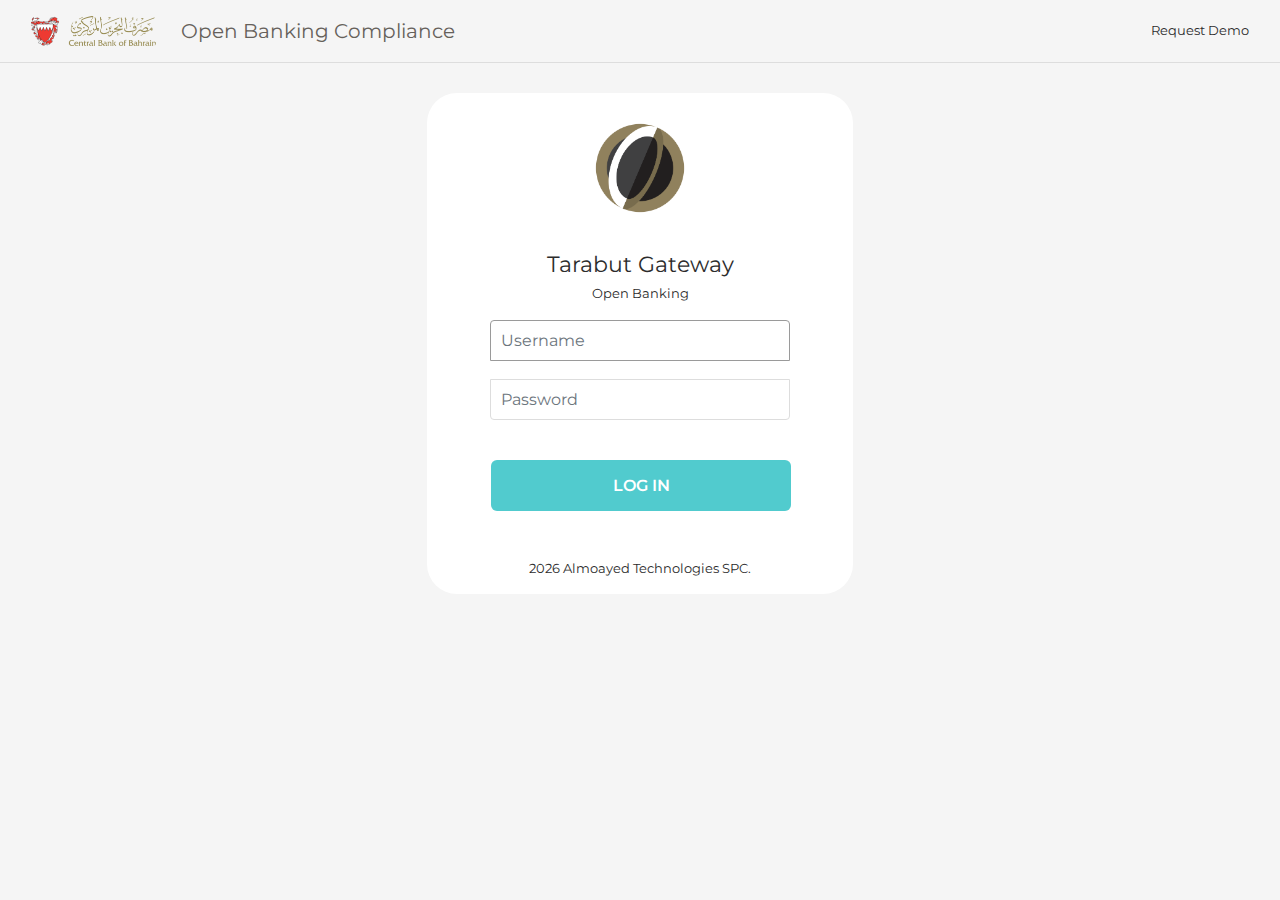
<file: index.html>
<!DOCTYPE html>
<html lang="en">
  <head>
    <meta charset="utf-8">
    <meta http-equiv="X-UA-Compatible" content="IE=edge,chrome=1"/>
    <title>
      Hub | Log In
    </title>
    <meta content='width=device-width, initial-scale=1.0, maximum-scale=1.0, user-scalable=0, shrink-to-fit=no' name='viewport'/>
    <link href="https://fonts.googleapis.com/css?family=Montserrat:400,700,200" rel="stylesheet"/>
    <link rel="stylesheet" href="https://use.fontawesome.com/releases/v5.8.1/css/all.css"
     integrity="sha384-50oBUHEmvpQ+1lW4y57PTFmhCaXp0ML5d60M1M7uH2+nqUivzIebhndOJK28anvf" crossorigin="anonymous">
    <link href="css/select.min.css" rel="stylesheet"/>
   	<link href="css/bootstrap-datepicker.css" rel="stylesheet"/>
    <script src="js/jquery.js" type="text/javascript"></script>
    <script src="js/bootstrap-select.js" type="text/javascript"></script>
   	<script src="js/bootstrap-datepicker.js" type="text/javascript"></script>
    <link href="css/bootstrap.css" rel="stylesheet"/>
    <link href="css/hub.css" rel="stylesheet"/>
    <link href="css/pd.css?v=2.0.0" rel="stylesheet"/>
  </head>
  <body class="text-center" style="background-color:#f5f5f5;">
    <nav class="navbar navbar-expand-lg navbar-transparent">
      <div class="container-fluid">
        <div class="navbar-wrapper">
          <div class="navbar-toggle">
            <button type="button" class="navbar-toggler">
              <span class="navbar-toggler-bar bar1"></span>
              <span class="navbar-toggler-bar bar2"></span>
              <span class="navbar-toggler-bar bar3"></span>
            </button>
          </div>
          <img src="img/cbb.png" height="30px" width="auto" alt="" style="margin-right:25px;">
          <a class="navbar-brand">Open Banking Compliance</a>
        </div>
        <button class="navbar-toggler" type="button" data-toggle="collapse" data-target="#topnav"
         aria-controls="navigation-index" aria-expanded="false" aria-label="Toggle navigation">
          <span class="navbar-toggler-bar navbar-kebab"></span>
          <span class="navbar-toggler-bar navbar-kebab"></span>
          <span class="navbar-toggler-bar navbar-kebab"></span>
        </button>
        <div class="collapse navbar-collapse justify-content-end" id="topnav">
          Request Demo
        </div>
     </div>
   </nav>
    <div class="col-4 col-centered" style="display:-ms-flexbox; display:flex; -ms-flex-align:center;
      align-items:center; background-color:#ffffff; margin-top:30px; padding-top:10px ;border-radius:30px;">
    <form class="form-signin" >
      <img src="img/icon.png" alt="profile" class="rounded-circle" style="height:100px;">
      <h3 class="h4 mb-1 font-weight-normal">Tarabut Gateway</h4>
      <p class="p mb-3 font-weight-normal">Open Banking</p>
      <label for="inputEmail" class="sr-only">Username</label>
      <input type="email" id="inputEmail" class="form-control" placeholder="Username" autofocus><br>
      <label for="inputPassword" class="sr-only">Password</label>
      <input type="password" id="inputPassword" class="form-control" placeholder="Password"><br>
      <a class="btn btn-lg btn-primary btn-block" type="button submit" href="otp.html">Log in</a>
      <p class="mt-5 mb-3 text-muted"><div class="credits ml-auto">
        <span class="copyright">
          <script>
          document.write(new Date().getFullYear())
          </script> Almoayed Technologies SPC.
        </span>
      </div>
    </form>
  </div>
    <script src="./js/popper.js" type="text/javascript"></script>
    <script src="./js/bootstrap.js" type="text/javascript"></script>
    <script src="./js/notification.js" type="text/javascript"></script>
    <script src="./js/pd.js?v=2.0.0" type="text/javascript"></script>
        </body>
        </html>
</file>
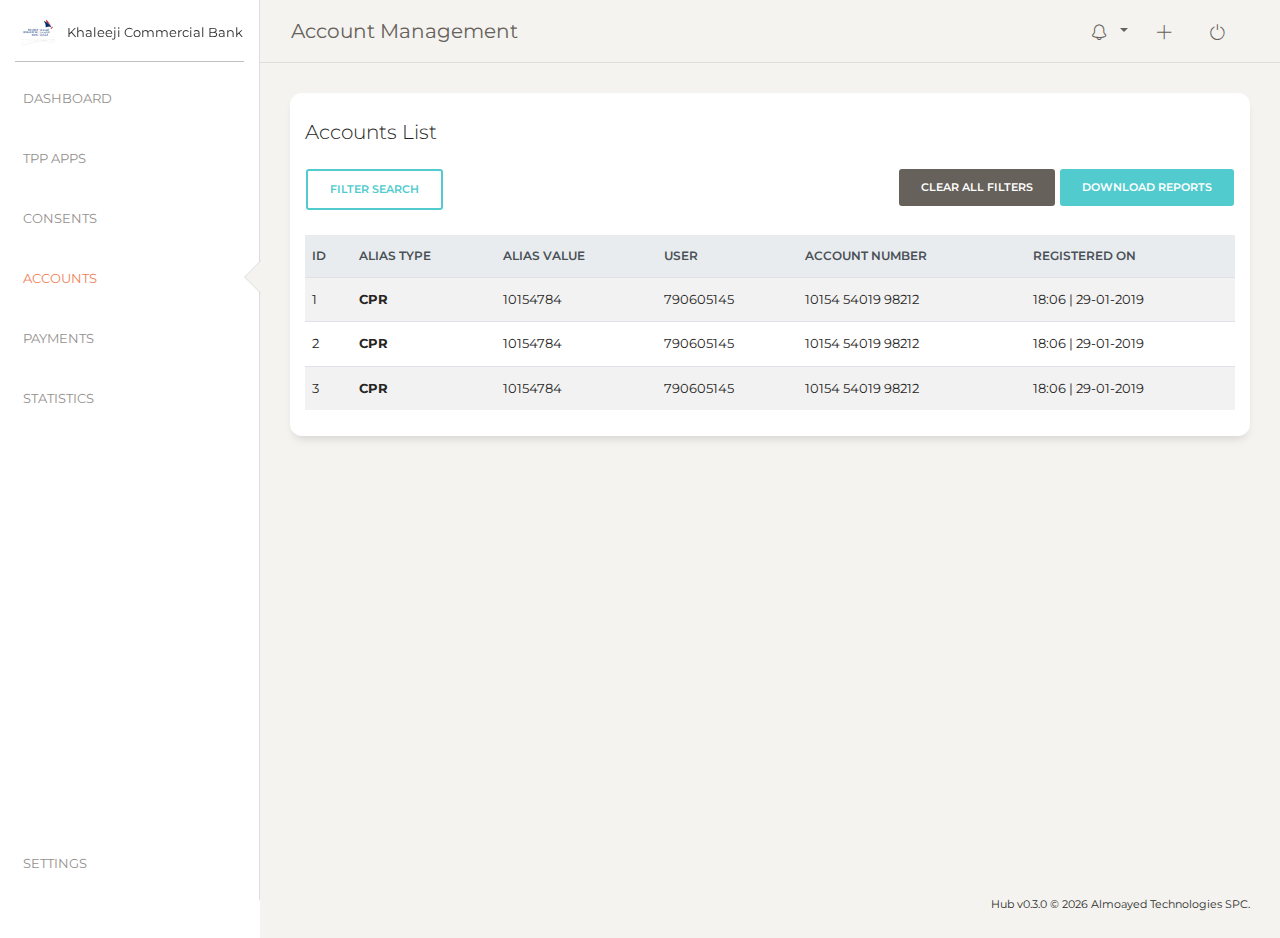
<file: account.html>
<!DOCTYPE html>
<html lang="en">
  <head>
    <meta charset="utf-8">
    <meta http-equiv="X-UA-Compatible" content="IE=edge,chrome=1"/>
    <title>
      Hub | Accounts
    </title>
    <meta content='width=device-width, initial-scale=1.0, maximum-scale=1.0, user-scalable=0, shrink-to-fit=no' name='viewport'/>
    <link href="https://fonts.googleapis.com/css?family=Montserrat:400,700,200" rel="stylesheet"/>
    <link rel="stylesheet" href="https://use.fontawesome.com/releases/v5.8.1/css/all.css"
     integrity="sha384-50oBUHEmvpQ+1lW4y57PTFmhCaXp0ML5d60M1M7uH2+nqUivzIebhndOJK28anvf" crossorigin="anonymous">
    <link href="css/select.min.css" rel="stylesheet"/>
   	<link href="css/bootstrap-datepicker.css" rel="stylesheet"/>
    <script src="js/jquery.js" type="text/javascript"></script>
    <script src="js/bootstrap-select.js" type="text/javascript"></script>
   	<script src="js/bootstrap-datepicker.js" type="text/javascript"></script>
    <link href="css/bootstrap.css" rel="stylesheet"/>
    <link href="css/hub.css" rel="stylesheet"/>
    <link href="css/pd.css?v=2.0.0" rel="stylesheet"/>
  </head>
  <body>
   <div class="wrapper">
     <div class="sidebar" data-color="white" data-active-color="danger">
       <div class="logo">
         <a class="simple-text logo-mini">
           <div class="logo-image-small">
             <img src="img/profile.jpg">
           </div>
         </a>
         <a class="simple-text-small logo-normal">
           Khaleeji Commercial Bank
         </a>
       </div>
       <div class="sidebar-wrapper">
         <ul class="nav">
           <li>
             <a href="dashboard.html">
               <i class="fas fa-university fa-xs" style="color:darkcyan;"></i>
               <p>Dashboard</p>
             </a>
           </li>
           <li>
             <a href="tpp.html">
               <i class="fas fa-sm fa-tachometer-alt" style="color:firebrick;"></i>
               <p>tpp apps</p>
             </a>
           </li>
           <li>
             <a href="consent.html">
               <i class="fas fa-sm fa-exchange-alt" style="color:goldenrod;"></i>
               <p>consents</p>
             </a>
           </li>
           <li class="active">
             <a href="account.html">
               <i class="fas fa-sm fa-user-alt" style="color:green;"></i>
               <p>accounts</p>
             </a>
           </li>
           <li>
             <a href="payment.html">
               <i class="fas fa-sm fa-coins" style="color:indigo;"></i>
               <p>payments</p>
             </a>
           </li>
           <li>
             <a href="statistic.html">
               <i class="fas fa-sm fa-chart-line" style="color:midnightblue;"></i>
               <p>statistics</p>
             </a>
           </li>
           <li class="active-pro">
             <a href="settings.html">
               <i class="fas fa-cog"></i>
               <p>settings</p>
             </a>
           </li>
         </ul>
       </div>
     </div>
     <div class="main-panel">
       <nav class="navbar navbar-expand-lg navbar-absolute fixed-top navbar-transparent">
         <div class="container-fluid">
           <div class="navbar-wrapper">
             <div class="navbar-toggle">
               <button type="button" class="navbar-toggler">
                 <span class="navbar-toggler-bar bar1"></span>
                 <span class="navbar-toggler-bar bar2"></span>
                 <span class="navbar-toggler-bar bar3"></span>
               </button>
             </div>
             <a class="navbar-brand">Account Management</a>
           </div>
           <button class="navbar-toggler" type="button" data-toggle="collapse" data-target="#topnav"
            aria-controls="navigation-index" aria-expanded="false" aria-label="Toggle navigation">
             <span class="navbar-toggler-bar navbar-kebab"></span>
             <span class="navbar-toggler-bar navbar-kebab"></span>
             <span class="navbar-toggler-bar navbar-kebab"></span>
           </button>
           <div class="collapse navbar-collapse justify-content-end" id="topnav">
             <ul class="navbar-nav">
               <li class="nav-item btn-rotate dropdown">
                 <a class="nav-link dropdown-toggle" id="notifications"
                  data-toggle="dropdown" aria-haspopup="true" aria-expanded="false">
                   <i class="nc-icon nc-bell-55"></i>
                   <p><span class="d-lg-none d-md-block">Notifications</span></p>
                 </a>
                 <div class="dropdown-menu dropdown-menu-right" aria-labelledby="notifications">
                   <a class="dropdown-item" href="#">Action</a>
                   <a class="dropdown-item" href="#">Another action</a>
                   <a class="dropdown-item" href="#">Something else here</a>
                 </div>
               </li>
               <li class="nav-item">
                 <a class="nav-link btn-rotate" href="add.html">
                   <i class="nc-icon nc-simple-add"></i>
                   <p><span class="d-lg-none d-md-block">Add User</span></p>
                 </a>
               </li>
               <li class="nav-item">
                 <a class="nav-link btn-rotate" href="index.html">
                   <i class="nc-icon nc-button-power"></i>
                   <p><span class="d-lg-none d-md-block">Log Out</span></p>
                 </a>
               </li>
             </ul>
           </div>
        </div>
      </nav>
      <div class="content">
        <div class="row">
          <div class="col-12">
            <div class="card">
              <div class="card-header">
                <h5 class="card-title">Accounts List</h5>
                <div class="row">
                  <div class="col-7">
                    <button class="btn btn-outline-primary" type="button" data-toggle="collapse"
                      data-target="#searchFilter" aria-expanded="false" aria-controls="searchFilter">
                      Filter Search
                    </button>
                  </div>
                  <div class="col-5" style="text-align:right;">
                    <button type="submit" class="btn btn-secondary"><i class="fas fa-lg fa-eraser"></i> Clear All Filters</button>
                    <button type="submit" class="btn btn-primary"><i class="fas fa-lg fa-file-download"></i> Download Reports</button>
                  </div>
                </div>
              </div>
              <div class="card-body">
                <div class="collapse" id="searchFilter"><br>
                    <form>
                      <div class="form-row">
                        <div class="form-group col-md-3">
                          <label for="inputname">Search By App</label>
                          <select class="selectpicker">
                            <option>Please Select</option>
                            <option>Option 1</option>
                            <option>Option 2</option>
                          </select>
                        </div>
                        <div class="form-group col-md-3">
                          <label for="inputname">Search By User</label>
                          <input type="number" class="form-control" id="inputname"
                           placeholder="10154678" readonly>
                        </div>
                        <div class="form-group col-md-3">
                          <label for="inputname">Search By Account Number</label>
                          <input type="number" class="form-control" id="inputname"
                           placeholder="10154678">
                        </div>
                        <div class="form-group col-md-3">
                          <label for="inputname">Search By Date</label>
                          <div class="controls">
                            <input class="datepicker form-control" type="text"/>
                          </div>
                        </div>
                      </div>
                      <div style="text-align:right;">
                        <button class="btn btn-primary" type="button" data-toggle="collapse"
                         data-target="#searchFilter" aria-expanded="false" aria-controls="searchFilter">
                          Search
                        </button>
                      </div>
                    </form>
                </div>
                <table class="table table-striped">
                  <thead class="thead-light">
                    <tr>
                      <th scope="col">ID</th>
                      <th scope="col">Alias Type</th>
                      <th scope="col">Alias Value</th>
                      <th scope="col">User</th>
                      <th scope="col">Account Number</th>
                      <th scope="col">Registered On</th>
                    </tr>
                  </thead>
                  <tbody>
                    <tr>
                      <td>1</td>
                      <th scope="row">CPR</th>
                      <td>10154784</td>
                      <td>790605145</td>
                      <td>10154 54019 98212</td>
                      <td>18:06 | 29-01-2019</td>
                    </tr>
                    <tr>
                      <td>2</td>
                      <th scope="row">CPR</th>
                      <td>10154784</td>
                      <td>790605145</td>
                      <td>10154 54019 98212</td>
                      <td>18:06 | 29-01-2019</td>
                    </tr>
                    <tr>
                      <td>3</td>
                      <th scope="row">CPR</th>
                      <td>10154784</td>
                      <td>790605145</td>
                      <td>10154 54019 98212</td>
                      <td>18:06 | 29-01-2019</td>
                    </tr>
                  </tbody>
                </table>
              </div>
            </div>
          </div>
        </div>
      </div>
      <footer class="footer footer-black footer-white ">
        <div class="container-fluid">
          <div class="row">
            <div class="credits ml-auto">
              <span class="copyright">
                Hub v0.3.0 ©
                <script>
                document.write(new Date().getFullYear())
                </script> Almoayed Technologies SPC.
              </span>
            </div>
          </div>
        </div>
      </footer>
    </div>
  </div>
  <script type="text/javascript">
   $('.datepicker').datepicker({
       weekStart:1,
       color: 'red'
   });
  </script>
  <script src="./js/popper.js" type="text/javascript"></script>
  <script src="./js/bootstrap.js" type="text/javascript"></script>
  <script src="./js/notification.js" type="text/javascript"></script>
  <script src="./js/pd.js?v=2.0.0" type="text/javascript"></script>
</body>
</html>
</file>
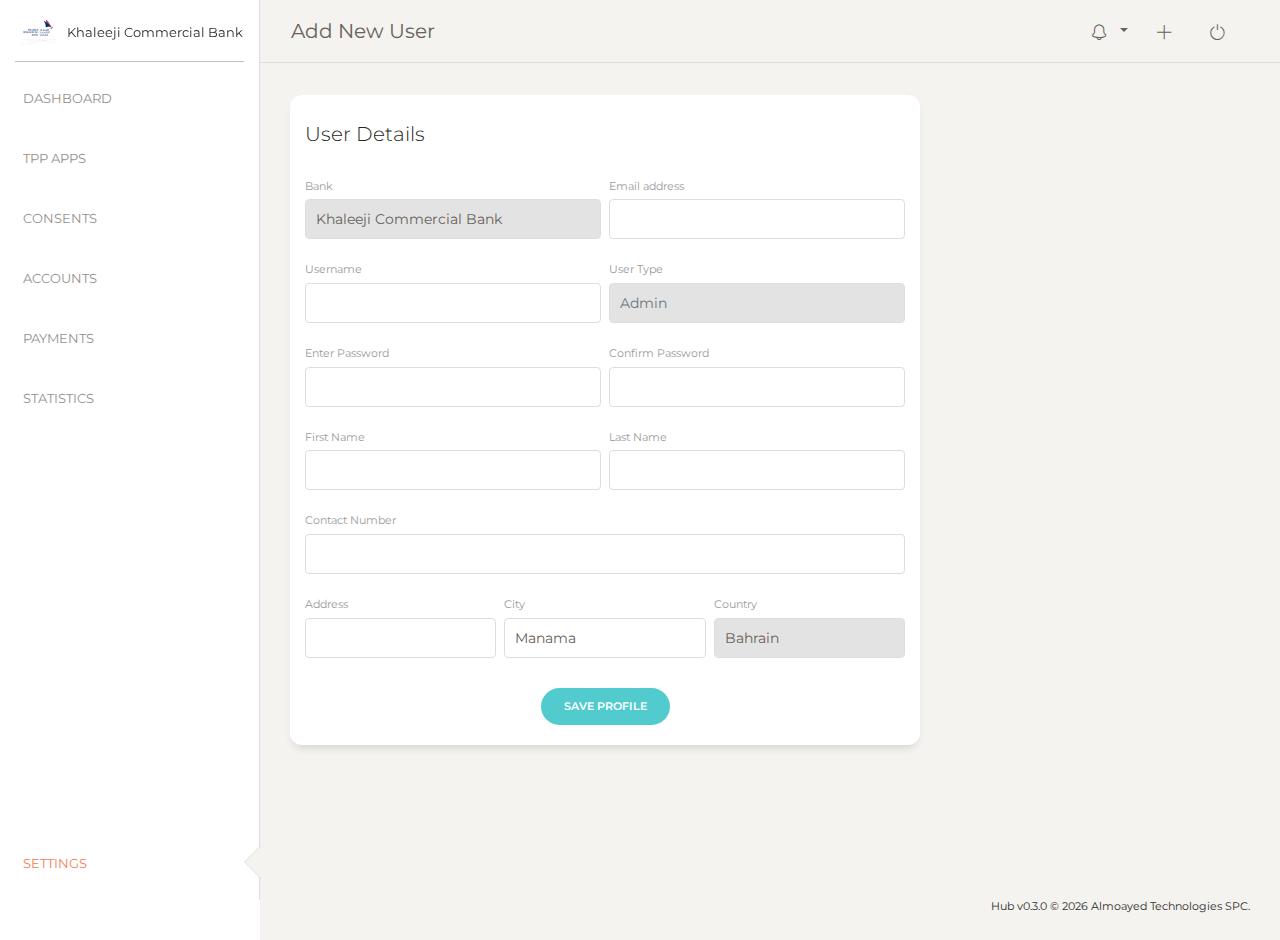
<file: add.html>
<!DOCTYPE html>
<html lang="en">
  <head>
    <meta charset="utf-8">
    <meta http-equiv="X-UA-Compatible" content="IE=edge,chrome=1"/>
    <title>
      Hub | Add New User
    </title>
    <meta content='width=device-width, initial-scale=1.0, maximum-scale=1.0, user-scalable=0, shrink-to-fit=no' name='viewport'/>
    <link href="https://fonts.googleapis.com/css?family=Montserrat:400,700,200" rel="stylesheet"/>
    <link rel="stylesheet" href="https://use.fontawesome.com/releases/v5.8.1/css/all.css"
     integrity="sha384-50oBUHEmvpQ+1lW4y57PTFmhCaXp0ML5d60M1M7uH2+nqUivzIebhndOJK28anvf" crossorigin="anonymous">
    <link href="css/select.min.css" rel="stylesheet"/>
   	<link href="css/bootstrap-datepicker.css" rel="stylesheet"/>
    <script src="js/jquery.js" type="text/javascript"></script>
    <script src="js/bootstrap-select.js" type="text/javascript"></script>
   	<script src="js/bootstrap-datepicker.js" type="text/javascript"></script>
    <link href="css/bootstrap.css" rel="stylesheet"/>
    <link href="css/hub.css" rel="stylesheet"/>
    <link href="css/pd.css?v=2.0.0" rel="stylesheet"/>
  </head>
  <body>
   <div class="wrapper">
     <div class="sidebar" data-color="white" data-active-color="danger">
       <div class="logo">
         <a class="simple-text logo-mini">
           <div class="logo-image-small">
             <img src="img/profile.jpg">
           </div>
         </a>
         <a class="simple-text-small logo-normal">Khaleeji Commercial Bank</a>
       </div>
        <div class="sidebar-wrapper">
          <ul class="nav">
            <li>
              <a href="dashboard.html">
                <i class="fas fa-university fa-xs" style="color:darkcyan;"></i>
                <p>Dashboard</p>
              </a>
            </li>
            <li>
              <a href="tpp.html">
                <i class="fas fa-sm fa-tachometer-alt" style="color:firebrick;"></i>
                <p>tpp apps</p>
              </a>
            </li>
            <li>
              <a href="consent.html">
                <i class="fas fa-sm fa-exchange-alt" style="color:goldenrod;"></i>
                <p>consents</p>
              </a>
            </li>
            <li>
              <a href="account.html">
                <i class="fas fa-sm fa-user-alt" style="color:green;"></i>
                <p>accounts</p>
              </a>
            </li>
            <li>
              <a href="payment.html">
                <i class="fas fa-sm fa-coins" style="color:indigo;"></i>
                <p>payments</p>
              </a>
            </li>
            <li>
              <a href="statistic.html">
                <i class="fas fa-sm fa-chart-line" style="color:midnightblue;"></i>
                <p>statistics</p>
              </a>
            </li>
            <li class="active active-pro">
              <a href="settings.html">
                <i class="fas fa-cog"></i>
                <p>settings</p>
              </a>
            </li>
          </ul>
        </div>
      </div>
      <div class="main-panel">
        <nav class="navbar navbar-expand-lg navbar-absolute fixed-top navbar-transparent">
          <div class="container-fluid">
            <div class="navbar-wrapper">
              <div class="navbar-toggle">
                <button type="button" class="navbar-toggler">
                  <span class="navbar-toggler-bar bar1"></span>
                  <span class="navbar-toggler-bar bar2"></span>
                  <span class="navbar-toggler-bar bar3"></span>
                </button>
              </div>
              <a class="navbar-brand">Add New User</a>
            </div>
            <button class="navbar-toggler" type="button" data-toggle="collapse" data-target="#topnav"
              aria-controls="navigation-index" aria-expanded="false" aria-label="Toggle navigation">
              <span class="navbar-toggler-bar navbar-kebab"></span>
              <span class="navbar-toggler-bar navbar-kebab"></span>
              <span class="navbar-toggler-bar navbar-kebab"></span>
            </button>
            <div class="collapse navbar-collapse justify-content-end" id="topnav">
              <ul class="navbar-nav">
                <li class="nav-item btn-rotate dropdown">
                  <a class="nav-link dropdown-toggle" id="notifications"
                    data-toggle="dropdown" aria-haspopup="true" aria-expanded="false">
                    <i class="nc-icon nc-bell-55"></i>
                    <p><span class="d-lg-none d-md-block">Notifications</span></p>
                  </a>
                  <div class="dropdown-menu dropdown-menu-right" aria-labelledby="notifications">
                    <a class="dropdown-item" href="#">Action</a>
                    <a class="dropdown-item" href="#">Another action</a>
                    <a class="dropdown-item" href="#">Something else here</a>
                  </div>
                </li>
                <li class="nav-item">
                  <a class="nav-link btn-rotate" href="add.html">
                    <i class="nc-icon nc-simple-add"></i>
                    <p><span class="d-lg-none d-md-block">Add User</span></p>
                  </a>
                </li>
                <li class="nav-item">
                  <a class="nav-link btn-rotate" href="index.html">
                    <i class="nc-icon nc-button-power"></i>
                    <p><span class="d-lg-none d-md-block">Log Out</span></p>
                  </a>
                </li>
              </ul>
            </div>
          </div>
        </nav>
        <div class="content" style="margin-top: 95px;">
          <div class="row">
            <div class="col-md-8">
              <div class="card card-user">
                <div class="card-header">
                  <h5 class="card-title">User Details</h5>
                </div>
                <div class="card-body">
                  <form>
                    <div class="row">
                      <div class="col-md-6 pr-1">
                        <div class="form-group">
                          <label>Bank</label>
                          <input type="text" class="form-control" disabled="" placeholder="Company"
                           value="Khaleeji Commercial Bank">
                        </div>
                      </div>
                      <div class="col-md-6 pl-1">
                        <div class="form-group">
                          <label for="exampleInputEmail1">Email address</label>
                          <input type="email" class="form-control">
                        </div>
                      </div>
                    </div>
                    <div class="row">
                      <div class="col-md-6 pr-1">
                        <div class="form-group">
                          <label>Username</label>
                          <input type="text" class="form-control">
                        </div>
                      </div>
                      <div class="col-md-6 pl-1">
                        <div class="form-group">
                          <label for="type1">User Type</label>
                          <input type="text" class="form-control" disabled="" placeholder="Admin">
                        </div>
                      </div>
                    </div>
                    <div class="row">
                      <div class="col-md-6 pr-1">
                        <div class="form-group">
                          <label>Enter Password</label>
                          <input type="password" class="form-control">
                        </div>
                      </div>
                      <div class="col-md-6 pl-1">
                        <div class="form-group">
                          <label>Confirm Password</label>
                          <input type="password" class="form-control">
                        </div>
                      </div>
                    </div>
                    <div class="row">
                      <div class="col-md-6 pr-1">
                        <div class="form-group">
                          <label>First Name</label>
                          <input type="text" class="form-control">
                        </div>
                      </div>
                      <div class="col-md-6 pl-1">
                        <div class="form-group">
                          <label>Last Name</label>
                          <input type="text" class="form-control">
                        </div>
                      </div>
                    </div>
                    <div class="row">
                      <div class="col-md-12">
                        <div class="form-group">
                          <label>Contact Number</label>
                          <input type="number" class="form-control">
                        </div>
                      </div>
                    </div>
                    <div class="row">
                      <div class="col-md-4 pr-1">
                        <div class="form-group">
                          <label>Address</label>
                          <input type="text" class="form-control">
                        </div>
                      </div>
                      <div class="col-md-4 px-1">
                        <div class="form-group">
                          <label>City</label>
                          <input type="text" class="form-control" placeholder="City" value="Manama">
                        </div>
                      </div>
                      <div class="col-md-4 pl-1">
                        <div class="form-group">
                          <label>Country</label>
                          <input type="text" class="form-control" disabled="" placeholder="City" value="Bahrain">
                        </div>
                      </div>
                    </div>
                    <div class="row">
                      <div class="update ml-auto mr-auto">
                        <button type="submit" class="btn btn-primary btn-round">Save Profile</button>
                      </div>
                    </div>
                  </form>
                </div>
              </div>
            </div>
          </div>
        </div>
              <footer class="footer footer-black footer-white ">
                <div class="container-fluid">
                  <div class="row">
                    <div class="credits ml-auto">
                      <span class="copyright">
                        Hub v0.3.0 ©
                        <script>
                        document.write(new Date().getFullYear())
                        </script> Almoayed Technologies SPC.
                      </span>
                    </div>
                  </div>
                </div>
              </footer>
            </div>
          </div>
          <script src="./js/popper.js" type="text/javascript"></script>
          <script src="./js/bootstrap.js" type="text/javascript"></script>
          <script src="./js/notification.js" type="text/javascript"></script>
          <script src="./js/pd.js?v=2.0.0" type="text/javascript"></script>
        </body>
        </html>
</file>
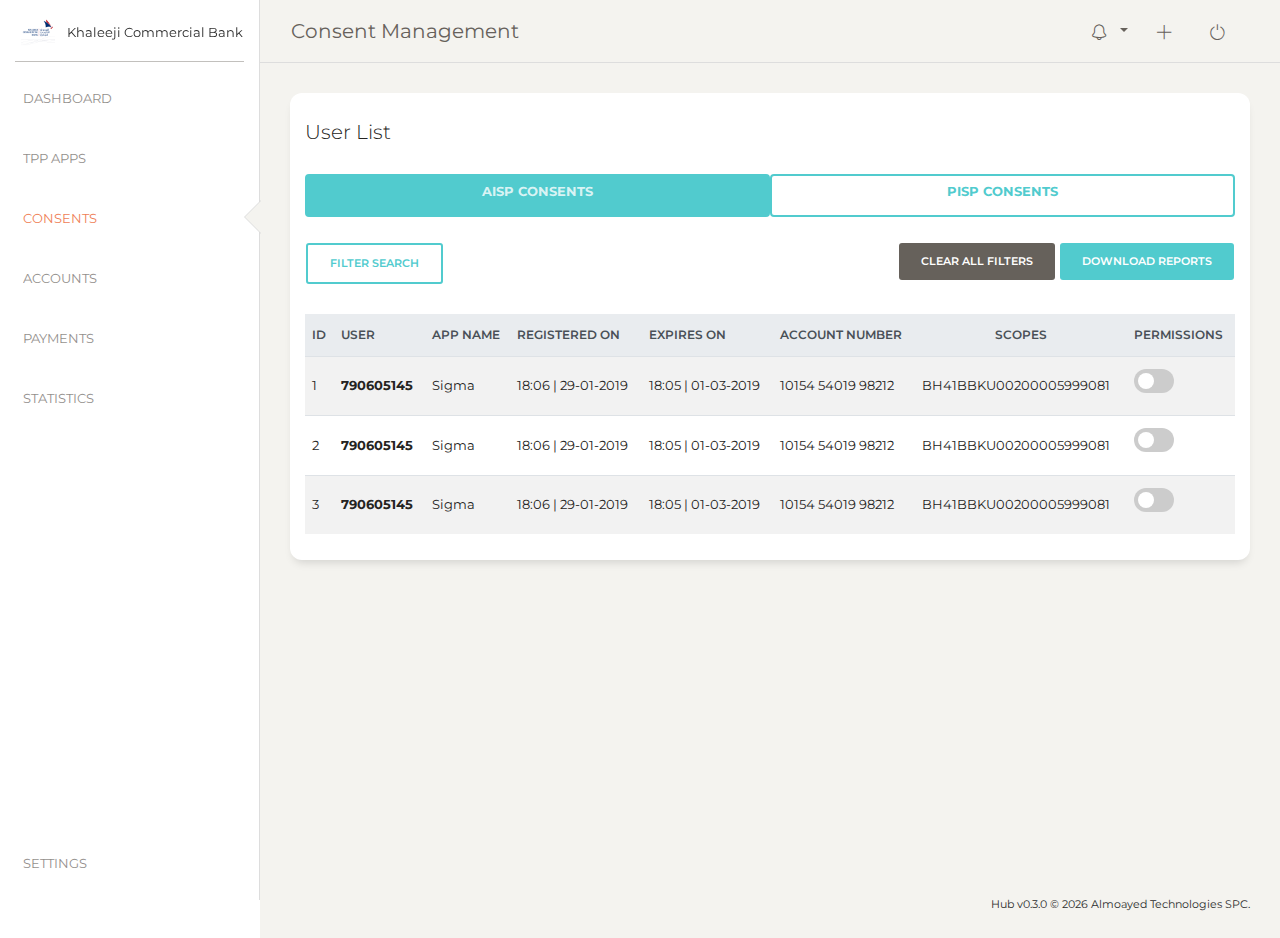
<file: consent.html>
<!DOCTYPE html>
<html lang="en">
  <head>
    <meta charset="utf-8">
    <meta http-equiv="X-UA-Compatible" content="IE=edge,chrome=1"/>
    <title>
      Hub | Consents
    </title>
    <meta content='width=device-width, initial-scale=1.0, maximum-scale=1.0, user-scalable=0, shrink-to-fit=no' name='viewport'/>
    <link href="https://fonts.googleapis.com/css?family=Montserrat:400,700,200" rel="stylesheet"/>
    <link rel="stylesheet" href="https://use.fontawesome.com/releases/v5.8.1/css/all.css"
     integrity="sha384-50oBUHEmvpQ+1lW4y57PTFmhCaXp0ML5d60M1M7uH2+nqUivzIebhndOJK28anvf" crossorigin="anonymous">
    <link href="css/select.min.css" rel="stylesheet"/>
   	<link href="css/bootstrap-datepicker.css" rel="stylesheet"/>
    <script src="js/jquery.js" type="text/javascript"></script>
    <script src="js/bootstrap-select.js" type="text/javascript"></script>
   	<script src="js/bootstrap-datepicker.js" type="text/javascript"></script>
    <link href="css/bootstrap.css" rel="stylesheet"/>
    <link href="css/hub.css" rel="stylesheet"/>
    <link href="css/pd.css?v=2.0.0" rel="stylesheet"/>
  </head>
  <body>
    <div class="wrapper">
     <div class="sidebar" data-color="white" data-active-color="danger">
       <div class="logo">
         <a class="simple-text logo-mini">
           <div class="logo-image-small">
             <img src="img/profile.jpg">
           </div>
         </a>
         <a class="simple-text-small logo-normal">
           Khaleeji Commercial Bank
         </a>
       </div>
       <div class="sidebar-wrapper">
         <ul class="nav">
           <li>
             <a href="dashboard.html">
               <i class="fas fa-university fa-xs" style="color:darkcyan;"></i>
               <p>Dashboard</p>
             </a>
           </li>
           <li>
             <a href="tpp.html">
               <i class="fas fa-sm fa-tachometer-alt" style="color:firebrick;"></i>
               <p>tpp apps</p>
             </a>
           </li>
           <li class="active">
             <a href="consent.html">
               <i class="fas fa-sm fa-exchange-alt" style="color:goldenrod;"></i>
               <p>consents</p>
             </a>
           </li>
           <li>
             <a href="account.html">
               <i class="fas fa-sm fa-user-alt" style="color:green;"></i>
               <p>accounts</p>
             </a>
           </li>
           <li>
             <a href="payment.html">
               <i class="fas fa-sm fa-coins" style="color:indigo;"></i>
               <p>payments</p>
             </a>
           </li>
           <li>
             <a href="statistic.html">
               <i class="fas fa-sm fa-chart-line" style="color:midnightblue;"></i>
               <p>statistics</p>
             </a>
           </li>
           <li class="active-pro">
             <a href="settings.html">
               <i class="fas fa-cog"></i>
               <p>settings</p>
             </a>
           </li>
         </ul>
       </div>
     </div>
     <div class="main-panel">
       <nav class="navbar navbar-expand-lg navbar-absolute fixed-top navbar-transparent">
         <div class="container-fluid">
           <div class="navbar-wrapper">
             <div class="navbar-toggle">
               <button type="button" class="navbar-toggler">
                 <span class="navbar-toggler-bar bar1"></span>
                 <span class="navbar-toggler-bar bar2"></span>
                 <span class="navbar-toggler-bar bar3"></span>
               </button>
             </div>
             <a class="navbar-brand">Consent Management</a>
           </div>
           <button class="navbar-toggler" type="button" data-toggle="collapse" data-target="#topnav"
            aria-controls="navigation-index" aria-expanded="false" aria-label="Toggle navigation">
             <span class="navbar-toggler-bar navbar-kebab"></span>
             <span class="navbar-toggler-bar navbar-kebab"></span>
             <span class="navbar-toggler-bar navbar-kebab"></span>
           </button>
           <div class="collapse navbar-collapse justify-content-end" id="topnav">
             <ul class="navbar-nav">
               <li class="nav-item btn-rotate dropdown">
                 <a class="nav-link dropdown-toggle" id="notifications"
                  data-toggle="dropdown" aria-haspopup="true" aria-expanded="false">
                   <i class="nc-icon nc-bell-55"></i>
                   <p><span class="d-lg-none d-md-block">Notifications</span></p>
                 </a>
                 <div class="dropdown-menu dropdown-menu-right" aria-labelledby="notifications">
                   <a class="dropdown-item" href="#">Action</a>
                   <a class="dropdown-item" href="#">Another action</a>
                   <a class="dropdown-item" href="#">Something else here</a>
                 </div>
               </li>
               <li class="nav-item">
                 <a class="nav-link btn-rotate" href="add.html">
                   <i class="nc-icon nc-simple-add"></i>
                   <p><span class="d-lg-none d-md-block">Add User</span></p>
                 </a>
               </li>
               <li class="nav-item">
                 <a class="nav-link btn-rotate" href="index.html">
                   <i class="nc-icon nc-button-power"></i>
                   <p><span class="d-lg-none d-md-block">Log Out</span></p>
                 </a>
               </li>
             </ul>
           </div>
        </div>
      </nav>
      <div class="content">
        <div class="row">
          <div class="col-12">
            <div class="card">
              <div class="card-header">
                <h5 class="card-title">User List</h5>
              </div>
              <div class="card-body">
                <ul class="nav nav-fill nav-pills mb-3" id="pills-tab" role="tablist">
                  <li class="nav-item">
                    <a class="nav-link btn-outline-primary active" id="pills-aisp-tab" data-toggle="pill" href="#pills-aisp"
                     role="tab" aria-controls="pills-aisp" aria-selected="true"><h6>AISP Consents</h6></a>
                  </li>
                  <li class="nav-item">
                    <a class="nav-link btn-outline-primary" id="pills-pisp-tab" data-toggle="pill" href="#pills-pisp"
                     role="tab" aria-controls="pills-pisp" aria-selected="false"><h6>PISP Consents</h6></a>
                  </li>
                </ul>
                <div class="tab-content" id="pills-tabContent">
                <div class="tab-pane fade show active" id="pills-aisp" role="tabpanel" aria-labelledby="pills-aisp-tab">
                  <div class="row">
                    <div class="col-7">
                      <button class="btn btn-outline-primary" type="button" data-toggle="collapse"
                        data-target="#aispFilter" aria-expanded="false" aria-controls="aispFilter">
                        Filter Search
                      </button>
                    </div>
                    <div class="col-5" style="text-align:right;">
                      <button type="submit" class="btn btn-secondary"><i class="fas fa-lg fa-eraser"></i> Clear All Filters</button>
                      <button type="submit" class="btn btn-primary"><i class="fas fa-lg fa-file-download"></i> Download Reports</button>
                    </div>
                  </div>
                  <div class="collapse" id="aispFilter"><br>
                      <form>
                        <div class="form-row">
                          <div class="form-group col-md-3">
                            <label for="inputname">Search By App</label>
                            <select class="selectpicker">
                              <option>Please Select</option>
                              <option>Option 1</option>
                              <option>Option 2</option>
                            </select>
                          </div>
                          <div class="form-group col-md-3">
                            <label for="inputname">Search By User</label>
                            <input type="number" class="form-control" id="inputname"
                             placeholder="10154678" readonly>
                          </div>
                          <div class="form-group col-md-3">
                            <label for="inputname">Search By Account Number</label>
                            <input type="number" class="form-control" id="inputname"
                             placeholder="10154678">
                          </div>
                          <div class="form-group col-md-3">
                            <label for="inputname">Search By Date</label>
                            <div class="controls">
                              <input class="datepicker form-control" type="text"/>
                            </div>
                            <label for="inputname">to</label>
                            <div class="controls">
                              <input class="datepicker form-control" type="text"/>
                            </div>
                          </div>
                        </div>
                        <div style="text-align:right;">
                          <button class="btn btn-primary" type="button" data-toggle="collapse"
                           data-target="#aispFilter" aria-expanded="false" aria-controls="aispFilter">
                            Search
                          </button>
                        </div>
                      </form>
                  </div><br>
                 <table class="table table-striped">
                  <thead class="thead-light">
                    <tr>
                      <th scope="col">ID</th>
                      <th scope="col">User</th>
                      <th scope="col">App Name</th>
                      <th scope="col">Registered On</th>
                      <th scope="col">Expires On</th>
                      <th scope="col">Account Number</th>
                      <th scope="col" style="text-align:center;">Scopes</th>
                      <th scope="col">Permissions</th>
                    </tr>
                  </thead>
                  <tbody>
                    <tr>
                      <td>1</td>
                      <th scope="row">790605145</th>
                      <td>Sigma</td>
                      <td>18:06 | 29-01-2019</td>
                      <td>18:05 | 01-03-2019</td>
                      <td>10154 54019 98212</td>
                      <td>BH41BBKU00200005999081</td>
                      <td>
                        <label class="switch">
                          <input type="checkbox" class="primary">
                          <span class="slider"></span>
                        </label>
                      </td>
                    </tr>
                    <tr>
                      <td>2</td>
                      <th scope="row">790605145</th>
                      <td>Sigma</td>
                      <td>18:06 | 29-01-2019</td>
                      <td>18:05 | 01-03-2019</td>
                      <td>10154 54019 98212</td>
                      <td>BH41BBKU00200005999081</td>
                      <td>
                        <label class="switch">
                          <input type="checkbox" class="primary">
                          <span class="slider"></span>
                        </label>
                      </td>
                    </tr>
                    <tr>
                      <td>3</td>
                      <th scope="row">790605145</th>
                      <td>Sigma</td>
                      <td>18:06 | 29-01-2019</td>
                      <td>18:05 | 01-03-2019</td>
                      <td>10154 54019 98212</td>
                      <td>BH41BBKU00200005999081</td>
                      <td>
                        <label class="switch">
                          <input type="checkbox" class="primary">
                          <span class="slider"></span>
                        </label>
                      </td>
                    </tr>
                  </tbody>
                </table>
              </div>
              <div class="tab-pane fade" id="pills-pisp" role="tabpanel" aria-labelledby="pills-pisp-tab">
                <div class="row">
                  <div class="col-7">
                    <button class="btn btn-outline-primary" type="button" data-toggle="collapse"
                      data-target="#pispFilter" aria-expanded="false" aria-controls="pispFilter">
                      Filter Search
                    </button>
                  </div>
                  <div class="col-5" style="text-align:right;">
                    <button type="submit" class="btn btn-secondary"><i class="fas fa-lg fa-eraser"></i> Clear All Filters</button>
                    <button type="submit" class="btn btn-primary"><i class="fas fa-lg fa-file-download"></i> Download Reports</button>
                  </div>
                </div>
                <div class="collapse" id="pispFilter"><br>
                    <form>
                      <div class="form-row">
                        <div class="form-group col-md-3">
                          <label for="inputname">Search By App</label>
                          <select class="selectpicker">
                            <option>Please Select</option>
                            <option>Option 1</option>
                            <option>Option 2</option>
                          </select>
                        </div>
                        <div class="form-group col-md-3">
                          <label for="inputname">Search By User</label>
                          <input type="number" class="form-control" id="inputname"
                           placeholder="10154678" readonly>
                        </div>
                        <div class="form-group col-md-3">
                          <label for="inputname">Search By Account Number</label>
                          <input type="number" class="form-control" id="inputname"
                           placeholder="10154678">
                        </div>
                        <div class="form-group col-md-3">
                          <label for="inputname">Search By Date</label>
                          <div class="controls">
                            <input class="datepicker form-control" type="text"/>
                          </div>
                          <label for="inputname">to</label>
                          <div class="controls">
                            <input class="datepicker form-control" type="text"/>
                          </div>
                        </div>
                      </div>
                      <div style="text-align:right;">
                        <button class="btn btn-primary" type="button" data-toggle="collapse"
                         data-target="#pispFilter" aria-expanded="false" aria-controls="pispFilter">
                          Search
                        </button>
                      </div>
                    </form>
                </div><br>
                  <table class="table">
                    <thead class="thead-light">
                      <tr>
                        <th scope="col">ID</th>
                        <th scope="col">User</th>
                        <th scope="col">App Name</th>
                        <th scope="col">Registered On</th>
                        <th scope="col">Expires On</th>
                        <th scope="col">Account Number</th>
                        <th scope="col" style="text-align:center;">Scopes</th>
                        <th scope="col" style="text-align:right;">Permissions</th>
                      </tr>
                    </thead>
                    <tbody>
                    </tbody>
                  </table>
                </div>
              </div>
            </div>
          </div>
        </div>
      </div>
    </div>
    <footer class="footer footer-black footer-white ">
      <div class="container-fluid">
        <div class="row">
          <div class="credits ml-auto">
            <span class="copyright">
              Hub v0.3.0 ©
              <script>
              document.write(new Date().getFullYear())
              </script> Almoayed Technologies SPC.
            </span>
          </div>
        </div>
      </div>
    </footer>
  </div>
</div>
<script type="text/javascript">
 $('.datepicker').datepicker({
     weekStart:1,
     color: 'red'
 });
</script>
<script src="./js/popper.js" type="text/javascript"></script>
<script src="./js/bootstrap.js" type="text/javascript"></script>
<script src="./js/notification.js" type="text/javascript"></script>
<script src="./js/pd.js?v=2.0.0" type="text/javascript"></script>
</body>
</html>
</file>
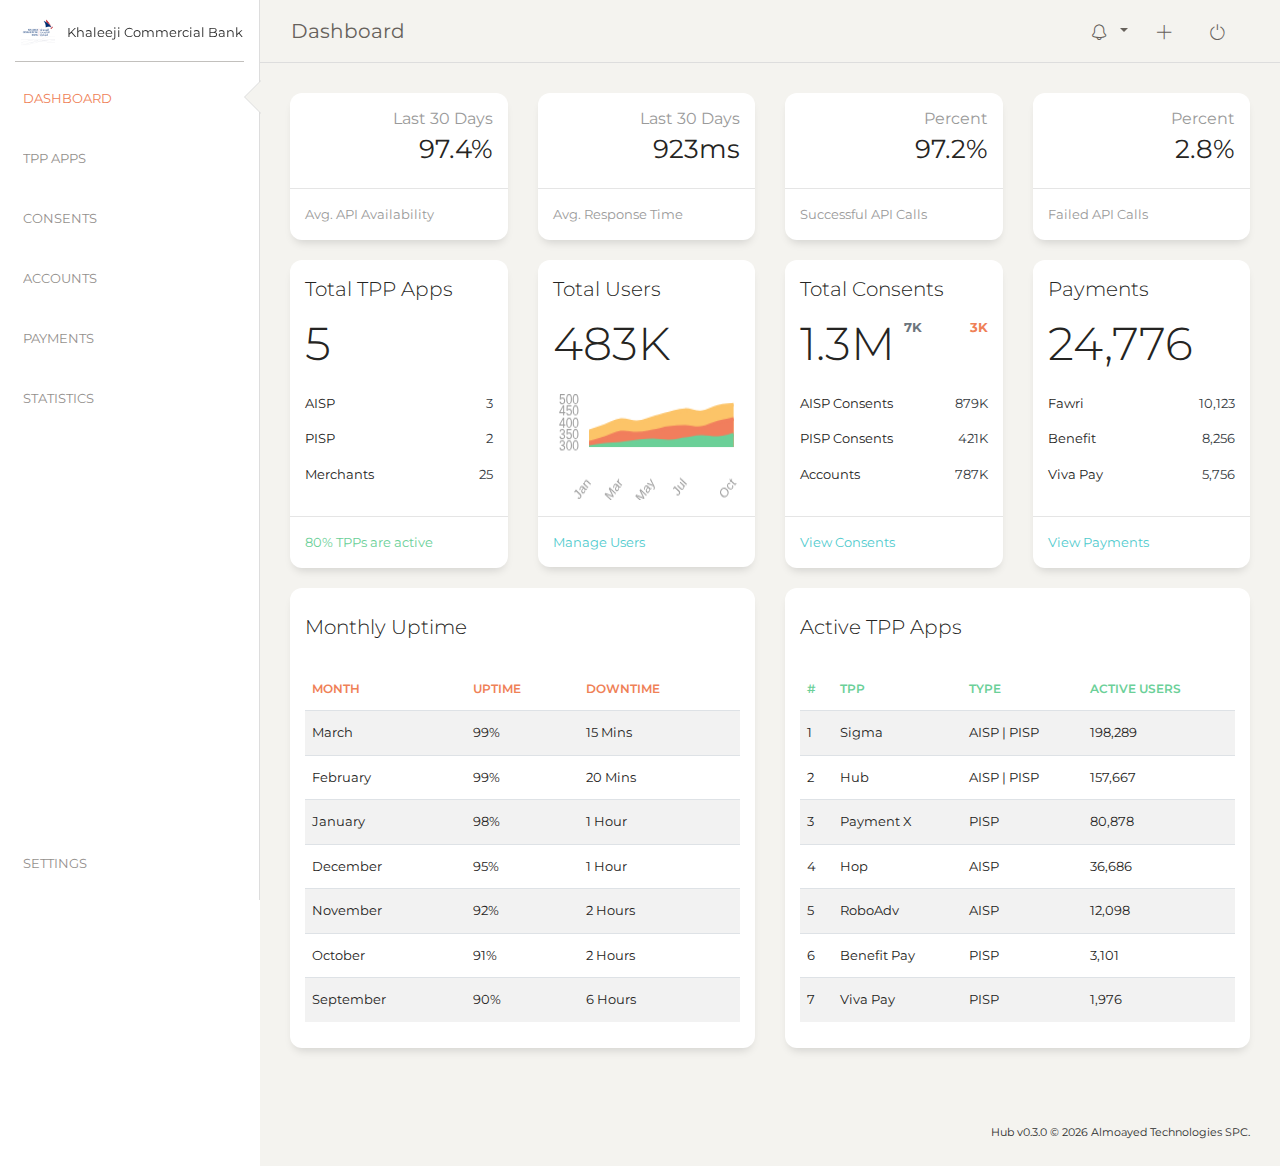
<file: dashboard.html>
<!DOCTYPE html>
<html lang="en">
  <head>
    <meta charset="utf-8">
    <meta http-equiv="X-UA-Compatible" content="IE=edge,chrome=1"/>
    <title>
      Hub | Dashboard
    </title>
    <meta content='width=device-width, initial-scale=1.0, maximum-scale=1.0, user-scalable=0, shrink-to-fit=no' name='viewport'/>
    <link href="https://fonts.googleapis.com/css?family=Montserrat:400,700,200" rel="stylesheet"/>
    <link rel="stylesheet" href="https://use.fontawesome.com/releases/v5.8.1/css/all.css"
     integrity="sha384-50oBUHEmvpQ+1lW4y57PTFmhCaXp0ML5d60M1M7uH2+nqUivzIebhndOJK28anvf" crossorigin="anonymous">
    <link href="css/select.min.css" rel="stylesheet"/>
   	<link href="css/bootstrap-datepicker.css" rel="stylesheet"/>
    <script src="js/jquery.js" type="text/javascript"></script>
    <script src="js/bootstrap-select.js" type="text/javascript"></script>
   	<script src="js/bootstrap-datepicker.js" type="text/javascript"></script>
    <link href="css/bootstrap.css" rel="stylesheet"/>
    <link href="css/hub.css" rel="stylesheet"/>
    <link href="css/pd.css?v=2.0.0" rel="stylesheet"/>
  </head>
  <body>
   <div class="wrapper">
     <div class="sidebar" data-color="white" data-active-color="danger">
       <div class="logo">
         <a class="simple-text logo-mini">
           <div class="logo-image-small">
             <img src="img/profile.jpg">
           </div>
         </a>
         <a class="simple-text-small logo-normal">Khaleeji Commercial Bank</a>
       </div>
       <div class="sidebar-wrapper">
         <ul class="nav">
           <li class="active">
             <a href="dashboard.html">
               <i class="fas fa-university fa-xs" style="color:darkcyan;"></i>
               <p>Dashboard</p>
             </a>
           </li>
           <li>
             <a href="tpp.html">
               <i class="fas fa-sm fa-tachometer-alt" style="color:firebrick;"></i>
               <p>tpp apps</p>
             </a>
           </li>
           <li>
             <a href="consent.html">
               <i class="fas fa-sm fa-exchange-alt" style="color:goldenrod;"></i>
               <p>consents</p>
             </a>
           </li>
           <li>
             <a href="account.html">
               <i class="fas fa-sm fa-user-alt" style="color:green;"></i>
               <p>accounts</p>
             </a>
           </li>
           <li>
             <a href="payment.html">
               <i class="fas fa-sm fa-coins" style="color:indigo;"></i>
               <p>payments</p>
             </a>
           </li>
           <li>
             <a href="statistic.html">
               <i class="fas fa-sm fa-chart-line" style="color:midnightblue;"></i>
               <p>statistics</p>
             </a>
           </li>
           <li class="active-pro">
             <a href="settings.html">
               <i class="fas fa-cog"></i>
               <p>settings</p>
             </a>
           </li>
         </ul>
       </div>
     </div>
     <div class="main-panel">
       <nav class="navbar navbar-expand-lg navbar-absolute fixed-top navbar-transparent">
         <div class="container-fluid">
           <div class="navbar-wrapper">
             <div class="navbar-toggle">
               <button type="button" class="navbar-toggler">
                 <span class="navbar-toggler-bar bar1"></span>
                 <span class="navbar-toggler-bar bar2"></span>
                 <span class="navbar-toggler-bar bar3"></span>
               </button>
             </div>
             <a class="navbar-brand">Dashboard</a>
           </div>
           <button class="navbar-toggler" type="button" data-toggle="collapse" data-target="#topnav"
            aria-controls="navigation-index" aria-expanded="false" aria-label="Toggle navigation">
             <span class="navbar-toggler-bar navbar-kebab"></span>
             <span class="navbar-toggler-bar navbar-kebab"></span>
             <span class="navbar-toggler-bar navbar-kebab"></span>
           </button>
           <div class="collapse navbar-collapse justify-content-end" id="topnav">
             <ul class="navbar-nav">
               <li class="nav-item btn-rotate dropdown">
                 <a class="nav-link dropdown-toggle" id="notifications"
                  data-toggle="dropdown" aria-haspopup="true" aria-expanded="false">
                   <i class="nc-icon nc-bell-55"></i>
                   <p><span class="d-lg-none d-md-block">Notifications</span></p>
                 </a>
                 <div class="dropdown-menu dropdown-menu-right" aria-labelledby="notifications">
                   <a class="dropdown-item" href="#">Action</a>
                   <a class="dropdown-item" href="#">Another action</a>
                   <a class="dropdown-item" href="#">Something else here</a>
                 </div>
               </li>
               <li class="nav-item">
                 <a class="nav-link btn-rotate" href="add.html">
                   <i class="nc-icon nc-simple-add"></i>
                   <p><span class="d-lg-none d-md-block">Add User</span></p>
                 </a>
               </li>
               <li class="nav-item">
                 <a class="nav-link btn-rotate" href="index.html">
                   <i class="nc-icon nc-button-power"></i>
                   <p><span class="d-lg-none d-md-block">Log Out</span></p>
                 </a>
               </li>
             </ul>
           </div>
        </div>
      </nav>
      <div class="content">
        <div class="row">
          <div class="col-xl-3 col-md-6 col-sm-6">
            <div class="card card-stats">
              <div class="card-body ">
                <div class="row">
                  <div class="col-md-3 col-sm-3 col-5">
                    <div class="icon-big text-center icon-warning">
                      <i class="fas fa-globe-americas text-primary"></i>
                    </div>
                  </div>
                  <div class="col-md-9 col-sm-9 col-7">
                    <div class="numbers">
                      <p class="card-category">Last 30 Days</p>
                      <p class="card-title">97.4%</p>
                    </div>
                  </div>
                </div>
              </div>
              <hr>
              <div class="card-footer ">
                <div class="stats">
                  Avg. API Availability
                </div>
              </div>
            </div>
          </div>
          <div class="col-xl-3 col-md-6 col-sm-6">
            <div class="card card-stats">
              <div class="card-body ">
                <div class="row">
                  <div class="col-md-3 col-sm-3 col-5">
                    <div class="icon-big text-center icon-warning">
                      <i class="fas fa-spinner text-warning"></i>
                    </div>
                  </div>
                  <div class="col-md-9 col-sm-9 col-7">
                    <div class="numbers">
                      <p class="card-category">Last 30 Days</p>
                      <p class="card-title">923ms</p>
                    </div>
                  </div>
                </div>
              </div>
              <hr>
              <div class="card-footer">
                <div class="stats">
                  Avg. Response Time
                </div>
              </div>
            </div>
          </div>
          <div class="col-xl-3 col-md-6 col-sm-6">
            <div class="card card-stats">
              <div class="card-body">
                <div class="row">
                  <div class="col-md-3 col-sm-3 col-5">
                    <div class="icon-big text-center icon-warning">
                      <i class="fas fa-check text-success"></i>
                    </div>
                  </div>
                  <div class="col-md-9 col-sm-9 col-7">
                    <div class="numbers">
                      <p class="card-category">Percent</p>
                      <p class="card-title">97.2%</p>
                    </div>
                  </div>
                </div>
              </div>
              <hr>
              <div class="card-footer">
                <div class="stats">
                  Successful API Calls
                </div>
              </div>
            </div>
          </div>
          <div class="col-xl-3 col-md-6 col-sm-6">
            <div class="card card-stats">
              <div class="card-body ">
                <div class="row">
                  <div class="col-md-3 col-sm-3 col-5">
                    <div class="icon-big text-center icon-warning">
                      <i class="fas fa-exclamation text-danger"></i>
                    </div>
                  </div>
                  <div class="col-md-9 col-sm-9 col-7">
                    <div class="numbers">
                      <p class="card-category">Percent</p>
                      <p class="card-title">2.8%</p>
                    </div>
                  </div>
                </div>
              </div>
              <hr>
              <div class="card-footer ">
                <div class="stats">
                  </i>Failed API Calls
                </div>
              </div>
            </div>
          </div>
          <div class="col-xl-3 col-lg-6 col-md-6 col-sm-6">
            <div class="card card-stats">
              <h5 class="card-header">Total TPP Apps</h5>
                <div class="card-body">
                  <div class="metric-value d-inline-block">
                    <h1 class="mb-1">5</h1>
                  </div>
                    <br><br>
                    <p>AISP<span class="float-right text-dark">3</span></p>
                    <p>PISP<span class="float-right text-dark">2</span></p>
                    <p>Merchants<span class="float-right text-dark">25</span></p>
                </div>
                <hr>
                <div class="card-footer">
                  <a class="card-link text-success">80% TPPs are active</a>
                </div>
              </div>
            </div>
            <div class="col-xl-3 col-lg-6 col-md-6 col-sm-6">
              <div class="card card-stats">
                <h5 class="card-header">Total Users</h5>
                  <div class="card-body">
                    <div class="metric-value d-inline-block">
                      <h1 class="mb-1">483K</h1>
                    </div><br><br>
                    <canvas id="chartHours" style="max-height:106px; min-height:106px;"></canvas>
                  </div>
                  <hr>
                  <div class="card-footer">
                    <a href="account.html" class="card-link">Manage Users</a>
                  </div>
                </div>
              </div>
          <div class="col-xl-3 col-lg-6 col-md-6 col-sm-6">
            <div class="card card-stats">
              <h5 class="card-header">Total Consents</h5>
                <div class="card-body">
                  <div class="metric-value d-inline-block">
                    <h1 class="mb-1">1.3M</h1>
                  </div>
                  <div class="metric-label d-inline-block float-right text-secondary font-weight-bold tg-color">
                    <span class="icon-circle-small icon-box-xs black-text cursor">
                      <i class="fa fa-fw fa-arrow-up"></i>
                    </span>
                    <span class="ml-1 text-black mr-4 cursor">7K</span>
                    <span class="icon-circle-small icon-box-xs text-danger ml-3 cursor">
                      <i class="fa fa-fw fa-arrow-down"></i>
                    </span>
                    <span class="ml-1 text-danger cursor">3K</span>
                  </div><br><br>
                    <p>AISP Consents<span class="float-right text-dark">879K</span></p>
                    <p>PISP Consents<span class="float-right text-dark">421K</span></p>
                    <p>Accounts<span class="float-right text-dark">787K</span></p>
                </div>
                <hr>
                <div class="card-footer">
                  <a href="consent.html" class="card-link">View Consents</a>
                </div>
              </div>
            </div>


                <div class="col-xl-3 col-lg-6 col-md-6 col-sm-6">
                  <div class="card card-stats">
                    <h5 class="card-header">Payments</h5>
                      <div class="card-body">
                        <div class="metric-value d-inline-block">
                          <h1 class="mb-1">24,776</h1>
                        </div>
                          <br><br>
                          <p>Fawri<span class="float-right text-dark">10,123</span></p>
                          <p>Benefit<span class="float-right text-dark">8,256</span></p>
                          <p>Viva Pay<span class="float-right text-dark">5,756</span></p>
                      </div>
                      <hr>
                      <div class="card-footer">
                        <a href="payment.html" class="card-link">View Payments</a>
                      </div>
                    </div>
                  </div>
                </div>
                <div class="row">
                  <div class="col-xl-6 col-lg-12">
                    <div class="card">
                      <div class="card-header">
                        <h5 class="card-title">Monthly Uptime</h5>
                      </div>
                      <div class="card-body">
                          <table class="table table-striped">
                            <thead class=" text-danger">
                              <th>Month</th>
                              <th>Uptime</th>
                              <th>Downtime</th>
                            </thead>
                            <tbody>
                              <tr>
                                <td>March</td>
                                <td>99%</td>
                                <td>15 Mins</td>
                              </tr>
                              <tr>
                                <td>February</td>
                                <td>99%</td>
                                <td>20 Mins</td>
                              </tr>
                              <tr>
                                <td>January</td>
                                <td>98%</td>
                                <td>1 Hour</td>
                              </tr>
                              <tr>
                                <td>December</td>
                                <td>95%</td>
                                <td>1 Hour</td>
                              </tr>
                              <tr>
                                <td>November</td>
                                <td>92%</td>
                                <td>2 Hours</td>
                              </tr>
                              <tr>
                                <td>October</td>
                                <td>91%</td>
                                <td>2 Hours</td>
                              </tr>
                              <tr>
                                <td>September</td>
                                <td>90%</td>
                                <td>6 Hours</td>
                              </tr>
                            </tbody>
                          </table>
                      </div>
                    </div>
                  </div>
                  <div class="col-xl-6 col-lg-12">
                    <div class="card">
                      <div class="card-header">
                        <h5 class="card-title">Active TPP Apps</h5>
                      </div>
                      <div class="card-body">
                          <table class="table table-striped">
                            <thead class=" text-success">
                              <th>#</th>
                              <th>TPP</th>
                              <th>Type</th>
                              <th>Active Users</th>
                            </thead>
                            <tbody>
                              <tr>
                                <td>1</td>
                                <td>Sigma</td>
                                <td>AISP | PISP</td>
                                <td>198,289</td>
                              </tr>
                              <tr>
                                <td>2</td>
                                <td>Hub</td>
                                <td>AISP | PISP</td>
                                <td>157,667</td>
                              </tr>
                              <tr>
                                <td>3</td>
                                <td>Payment X</td>
                                <td>PISP</td>
                                <td>80,878</td>
                              </tr>
                              <tr>
                                <td>4</td>
                                <td>Hop</td>
                                <td>AISP</td>
                                <td>36,686</td>
                              </tr>
                              <tr>
                                <td>5</td>
                                <td>RoboAdv</td>
                                <td>AISP</td>
                                <td>12,098</td>
                              </tr>
                              <tr>
                                <td>6</td>
                                <td>Benefit Pay</td>
                                <td>PISP</td>
                                <td>3,101</td>
                              </tr>
                              <tr>
                                <td>7</td>
                                <td>Viva Pay</td>
                                <td>PISP</td>
                                <td>1,976</td>
                              </tr>
                            </tbody>
                          </table>
                      </div>
                    </div>
                  </div>
                </div>
              </div>
              <footer class="footer footer-black footer-white ">
                <div class="container-fluid">
                  <div class="row">
                    <div class="credits ml-auto">
                      <span class="copyright">
                        Hub v0.3.0 ©
                        <script>
                        document.write(new Date().getFullYear())
                        </script> Almoayed Technologies SPC.
                      </span>
                    </div>
                  </div>
                </div>
              </footer>
            </div>
          </div>
          <script src="./js/popper.js" type="text/javascript"></script>
          <script src="./js/bootstrap.js" type="text/javascript"></script>
          <script src="./js/charts.js" type="text/javascript"></script>
          <script src="./js/notification.js" type="text/javascript"></script>
          <script src="./js/pd.js" type="text/javascript"></script>
          <script src="./js/dash-chart.js" type="text/javascript"></script>
          <script>
          $(document).ready(function() {
            demo.initChartsPages();
          });
          </script>
        </body>
        </html>
</file>
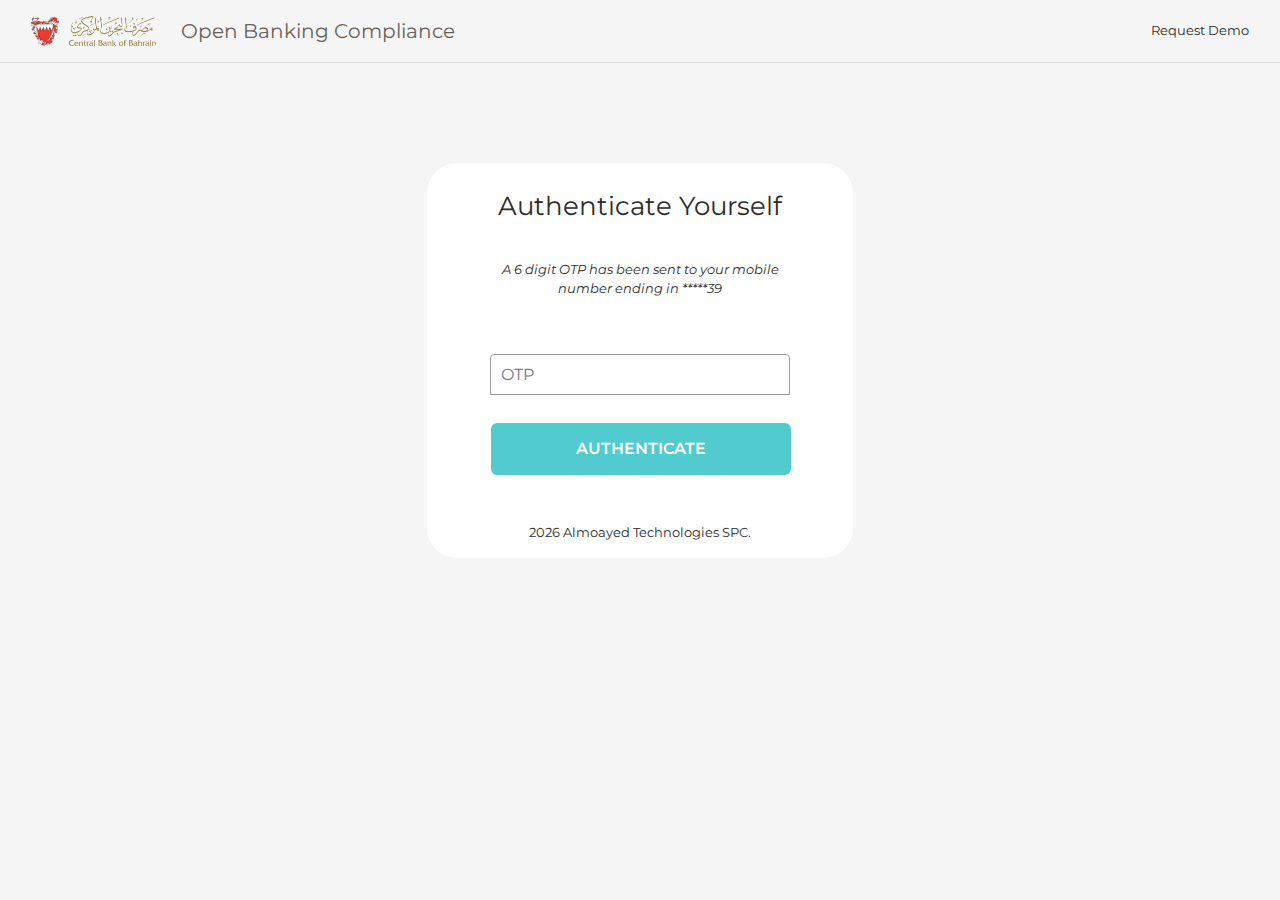
<file: otp.html>
<!DOCTYPE html>
<html lang="en">
  <head>
    <meta charset="utf-8">
    <meta http-equiv="X-UA-Compatible" content="IE=edge,chrome=1"/>
    <title>
      Hub | Security Check
    </title>
    <meta content='width=device-width, initial-scale=1.0, maximum-scale=1.0, user-scalable=0, shrink-to-fit=no' name='viewport'/>
    <link href="https://fonts.googleapis.com/css?family=Montserrat:400,700,200" rel="stylesheet"/>
    <link rel="stylesheet" href="https://use.fontawesome.com/releases/v5.8.1/css/all.css"
     integrity="sha384-50oBUHEmvpQ+1lW4y57PTFmhCaXp0ML5d60M1M7uH2+nqUivzIebhndOJK28anvf" crossorigin="anonymous">
    <link href="css/select.min.css" rel="stylesheet"/>
   	<link href="css/bootstrap-datepicker.css" rel="stylesheet"/>
    <script src="js/jquery.js" type="text/javascript"></script>
    <script src="js/bootstrap-select.js" type="text/javascript"></script>
   	<script src="js/bootstrap-datepicker.js" type="text/javascript"></script>
    <link href="css/bootstrap.css" rel="stylesheet"/>
    <link href="css/hub.css" rel="stylesheet"/>
    <link href="css/pd.css?v=2.0.0" rel="stylesheet"/>
  </head>
  <body class="text-center" style="background-color:#f5f5f5;">
    <nav class="navbar navbar-expand-lg navbar-transparent">
      <div class="container-fluid">
        <div class="navbar-wrapper">
          <div class="navbar-toggle">
            <button type="button" class="navbar-toggler">
              <span class="navbar-toggler-bar bar1"></span>
              <span class="navbar-toggler-bar bar2"></span>
              <span class="navbar-toggler-bar bar3"></span>
            </button>
          </div>
          <img src="img/cbb.png" height="30px" width="auto" alt="" style="margin-right:25px;">
          <a class="navbar-brand"> Open Banking Compliance</a>
        </div>
        <button class="navbar-toggler" type="button" data-toggle="collapse" data-target="#topnav"
         aria-controls="navigation-index" aria-expanded="false" aria-label="Toggle navigation">
          <span class="navbar-toggler-bar navbar-kebab"></span>
          <span class="navbar-toggler-bar navbar-kebab"></span>
          <span class="navbar-toggler-bar navbar-kebab"></span>
        </button>
        <div class="collapse navbar-collapse justify-content-end" id="topnav">
          Request Demo
        </div>
     </div>
   </nav>
    <div class="col-4 col-centered" style="display:-ms-flexbox; display:flex; -ms-flex-align:center;
      align-items:center; background-color:#ffffff; margin-top:100px; padding-top:10px ;border-radius:30px;">
      <form class="form-signin">
        <h1 class="h3 mb-3 font-weight-normal">Authenticate Yourself</h1><br>
        <p class="p mb-3 font-weight-normal"><i>A 6 digit OTP has been sent to your mobile number ending in *****39</i></p>
        <br><br>
        <label for="inputEmail" class="sr-only">Username</label>
        <input type="email" id="inputEmail" class="form-control" placeholder="OTP" autofocus><br>
        <a class="btn btn-lg btn-primary btn-block" type="button submit" href="dashboard.html">Authenticate</a>
        <p class="mt-5 mb-3 text-muted"><div class="credits ml-auto">
          <span class="copyright">
            <script>
            document.write(new Date().getFullYear())
            </script> Almoayed Technologies SPC.
          </span>
        </div>
      </form>
  </div>
    <script src="./js/popper.js" type="text/javascript"></script>
    <script src="./js/bootstrap.js" type="text/javascript"></script>
    <script src="./js/notification.js" type="text/javascript"></script>
    <script src="./js/pd.js?v=2.0.0" type="text/javascript"></script>
        </body>
        </html>
</file>
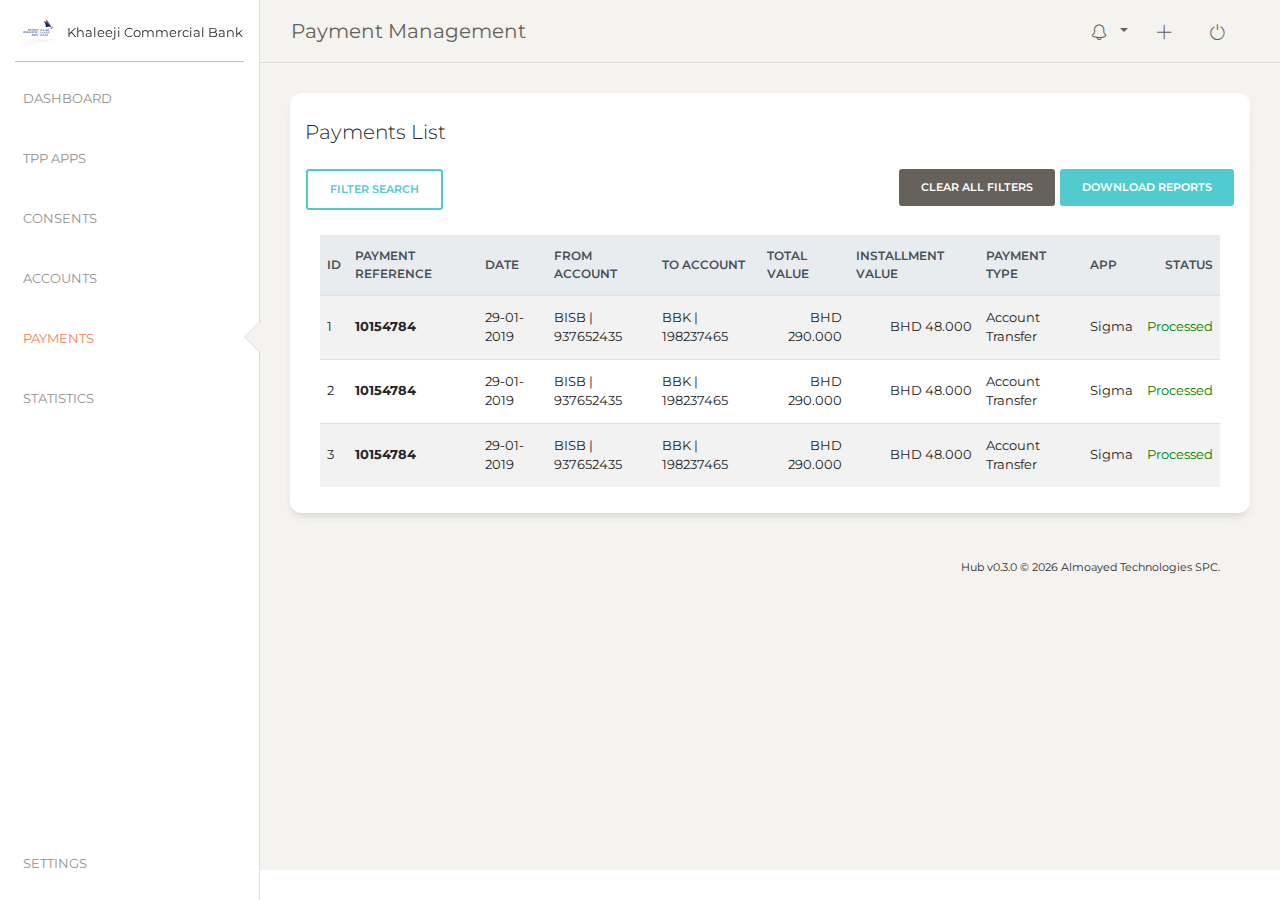
<file: payment.html>
<!DOCTYPE html>
<html lang="en">
  <head>
    <meta charset="utf-8">
    <meta http-equiv="X-UA-Compatible" content="IE=edge,chrome=1"/>
    <title>
      Hub | Payments
    </title>
    <meta content='width=device-width, initial-scale=1.0, maximum-scale=1.0, user-scalable=0, shrink-to-fit=no' name='viewport'/>
    <link href="https://fonts.googleapis.com/css?family=Montserrat:400,700,200" rel="stylesheet"/>
    <link rel="stylesheet" href="https://use.fontawesome.com/releases/v5.8.1/css/all.css"
     integrity="sha384-50oBUHEmvpQ+1lW4y57PTFmhCaXp0ML5d60M1M7uH2+nqUivzIebhndOJK28anvf" crossorigin="anonymous">
    <link href="css/select.min.css" rel="stylesheet"/>
   	<link href="css/bootstrap-datepicker.css" rel="stylesheet"/>
    <script src="js/jquery.js" type="text/javascript"></script>
    <script src="js/bootstrap-select.js" type="text/javascript"></script>
   	<script src="js/bootstrap-datepicker.js" type="text/javascript"></script>
    <link href="css/bootstrap.css" rel="stylesheet"/>
    <link href="css/hub.css" rel="stylesheet"/>
    <link href="css/pd.css?v=2.0.0" rel="stylesheet"/>
  </head>
  <body>
    <div class="wrapper">
      <div class="sidebar" data-color="white" data-active-color="danger">
        <div class="logo">
         <a class="simple-text logo-mini">
           <div class="logo-image-small">
             <img src="img/profile.jpg">
           </div>
         </a>
         <a class="simple-text-small logo-normal">
           Khaleeji Commercial Bank
         </a>
       </div>
       <div class="sidebar-wrapper">
         <ul class="nav">
           <li>
             <a href="dashboard.html">
               <i class="fas fa-university fa-xs" style="color:darkcyan;"></i>
               <p>Dashboard</p>
             </a>
           </li>
           <li>
             <a href="tpp.html">
               <i class="fas fa-sm fa-tachometer-alt" style="color:firebrick;"></i>
               <p>tpp apps</p>
             </a>
           </li>
           <li>
             <a href="consent.html">
               <i class="fas fa-sm fa-exchange-alt" style="color:goldenrod;"></i>
               <p>consents</p>
             </a>
           </li>
           <li>
             <a href="account.html">
               <i class="fas fa-sm fa-user-alt" style="color:green;"></i>
               <p>accounts</p>
             </a>
           </li>
           <li class="active">
             <a href="payment.html">
               <i class="fas fa-sm fa-coins" style="color:indigo;"></i>
               <p>payments</p>
             </a>
           </li>
           <li>
             <a href="statistic.html">
               <i class="fas fa-sm fa-chart-line" style="color:midnightblue;"></i>
               <p>statistics</p>
             </a>
           </li>
           <li class="active-pro">
             <a href="settings.html">
               <i class="fas fa-cog"></i>
               <p>settings</p>
             </a>
           </li>
         </ul>
       </div>
     </div>
     <div class="main-panel">
       <nav class="navbar navbar-expand-lg navbar-absolute fixed-top navbar-transparent">
         <div class="container-fluid">
           <div class="navbar-wrapper">
             <div class="navbar-toggle">
               <button type="button" class="navbar-toggler">
                 <span class="navbar-toggler-bar bar1"></span>
                 <span class="navbar-toggler-bar bar2"></span>
                 <span class="navbar-toggler-bar bar3"></span>
               </button>
             </div>
             <a class="navbar-brand">Payment Management</a>
           </div>
           <button class="navbar-toggler" type="button" data-toggle="collapse" data-target="#topnav"
            aria-controls="navigation-index" aria-expanded="false" aria-label="Toggle navigation">
             <span class="navbar-toggler-bar navbar-kebab"></span>
             <span class="navbar-toggler-bar navbar-kebab"></span>
             <span class="navbar-toggler-bar navbar-kebab"></span>
           </button>
           <div class="collapse navbar-collapse justify-content-end" id="topnav">
             <ul class="navbar-nav">
               <li class="nav-item btn-rotate dropdown">
                 <a class="nav-link dropdown-toggle" id="notifications"
                  data-toggle="dropdown" aria-haspopup="true" aria-expanded="false">
                   <i class="nc-icon nc-bell-55"></i>
                   <p><span class="d-lg-none d-md-block">Notifications</span></p>
                 </a>
                 <div class="dropdown-menu dropdown-menu-right" aria-labelledby="notifications">
                   <a class="dropdown-item" href="#">Action</a>
                   <a class="dropdown-item" href="#">Another action</a>
                   <a class="dropdown-item" href="#">Something else here</a>
                 </div>
               </li>
               <li class="nav-item">
                 <a class="nav-link btn-rotate" href="add.html">
                   <i class="nc-icon nc-simple-add"></i>
                   <p><span class="d-lg-none d-md-block">Add User</span></p>
                 </a>
               </li>
               <li class="nav-item">
                 <a class="nav-link btn-rotate" href="index.html">
                   <i class="nc-icon nc-button-power"></i>
                   <p><span class="d-lg-none d-md-block">Log Out</span></p>
                 </a>
               </li>
             </ul>
           </div>
        </div>
      </nav>
      <div class="content">
        <div class="row">
          <div class="col-12">
            <div class="card">
              <div class="card-header">
                <h5 class="card-title">Payments List</h5>
                  <div class="row">
                    <div class="col-7">
                      <button class="btn btn-outline-primary" type="button" data-toggle="collapse"
                        data-target="#searchFilter" aria-expanded="false" aria-controls="searchFilter">
                        Filter Search
                      </button>
                    </div>
                    <div class="col-5" style="text-align:right;">
                      <button type="submit" class="btn btn-secondary"><i class="fas fa-lg fa-eraser"></i> Clear All Filters</button>
                      <button type="submit" class="btn btn-primary"><i class="fas fa-lg fa-file-download"></i> Download Reports</button>
                    </div>
                  </div>
              <div class="card-body">
                <div class="collapse" id="searchFilter"><br>
                    <form>
                      <div class="form-row">
                        <div class="form-group col-md-3">
                          <label for="inputname">Search By App</label>
                          <select class="selectpicker">
                            <option>Please Select</option>
                            <option>Option 1</option>
                            <option>Option 2</option>
                          </select>
                        </div>
                        <div class="form-group col-md-3">
                          <label for="inputname">Search By Payment Reference</label>
                          <input type="text" class="form-control" id="inputname"
                           placeholder="Sigma" readonly>
                        </div>
                        <div class="form-group col-md-3">
                          <label for="inputname">Search By Payment Type</label>
                          <input type="text" class="form-control" id="inputname"
                           placeholder="Account Transfer">
                        </div>
                        <div class="form-group col-md-3">
                          <label for="inputname">Search By Verification Status</label>
                          <select class="selectpicker">
                            <option>Please Select</option>
                            <option>Option 1</option>
                            <option>Option 2</option>
                          </select>
                        </div>
                      </div>
                      <div class="form-row">
                        <div class="form-group col-md-3">
                          <label for="inputname">Search By Date</label>
                          <div class="controls">
                            <input class="datepicker form-control" type="text"/>
                          </div>
                          <label for="inputname">to</label>
                          <div class="controls">
                            <input class="datepicker form-control" type="text"/>
                          </div>
                        </div>
                        <div class="form-group col-md-3">
                          <label for="inputname">Search By Total Value</label>
                          <input type="text" class="form-control" id="inputname" placeholder="Min Value BHD">
                          <label for="inputname">to</label>
                          <input type="text" class="form-control" id="inputname" placeholder="Max Value BHD">
                        </div>
                        <div class="form-group col-md-3">
                          <label for="inputname">Search By Installment Value</label>
                          <input type="text" class="form-control" id="inputname" placeholder="Min Value BHD">
                          <label for="inputname">to</label>
                          <input type="text" class="form-control" id="inputname" placeholder="Max Value BHD">
                        </div>
                        <div class="form-group col-md-3">
                          <label for="inputname">Search By Account</label>
                          <input type="text" class="form-control" id="inputname" placeholder="From Account">
                          <label for="inputname">to</label>
                          <input type="text" class="form-control" id="inputname" placeholder="To Account">
                        </div>
                      </div>
                      <div style="text-align:right;">
                        <button class="btn btn-primary" type="button" data-toggle="collapse"
                         data-target="#searchFilter" aria-expanded="false" aria-controls="searchFilter">
                          Search
                        </button>
                      </div>
                    </form>
                </div>
                <table class="table table-striped">
                  <thead class="thead-light">
                    <tr>
                      <th scope="col">ID</th>
                      <th scope="col">Payment Reference</th>
                      <th scope="col">Date</th>
                      <th scope="col">From Account</th>
                      <th scope="col">To Account</th>
                      <th scope="col">Total Value</th>
                      <th scope="col">Installment Value</th>
                      <th scope="col">Payment Type</th>
                      <th scope="col">App</th>
                      <th scope="col" style="text-align:right;">Status</th>
                    </tr>
                  </thead>
                  <tbody>
                    <tr>
                      <td>1</td>
                      <th scope="row">10154784</th>
                      <td>29-01-2019</td>
                      <td>BISB | 937652435</td>
                      <td>BBK | 198237465</td>
                      <td style="text-align:right;">BHD 290.000</td>
                      <td style="text-align:right;">BHD 48.000</td>
                      <td>Account Transfer</td>
                      <td>Sigma</td>
                      <td style="color:green;">Processed</td>
                    </tr>
                    <tr>
                      <td>2</td>
                      <th scope="row">10154784</th>
                      <td>29-01-2019</td>
                      <td>BISB | 937652435</td>
                      <td>BBK | 198237465</td>
                      <td style="text-align:right;">BHD 290.000</td>
                      <td style="text-align:right;">BHD 48.000</td>
                      <td>Account Transfer</td>
                      <td>Sigma</td>
                      <td style="color:green;">Processed</td>
                    </tr>
                    <tr>
                      <td>3</td>
                      <th scope="row">10154784</th>
                      <td>29-01-2019</td>
                      <td>BISB | 937652435</td>
                      <td>BBK | 198237465</td>
                      <td style="text-align:right;">BHD 290.000</td>
                      <td style="text-align:right;">BHD 48.000</td>
                      <td>Account Transfer</td>
                      <td>Sigma</td>
                      <td style="color:green;">Processed</td>
                    </tr>
                  </tbody>
                </table>
              </div>
            </div>
          </div>
        </div>
      </div>
      <footer class="footer footer-black footer-white ">
        <div class="container-fluid">
          <div class="row">
            <div class="credits ml-auto">
              <span class="copyright">
                Hub v0.3.0 ©
                <script>
                document.write(new Date().getFullYear())
                </script> Almoayed Technologies SPC.
              </span>
            </div>
          </div>
        </div>
      </footer>
    </div>
  </div>
  <script type="text/javascript">
   $('.datepicker').datepicker({
       weekStart:1,
       color: 'red'
   });
  </script>
  <script src="./js/popper.js" type="text/javascript"></script>
  <script src="./js/bootstrap.js" type="text/javascript"></script>
  <script src="./js/notification.js" type="text/javascript"></script>
  <script src="./js/pd.js?v=2.0.0" type="text/javascript"></script>
</body>
</html>
</file>
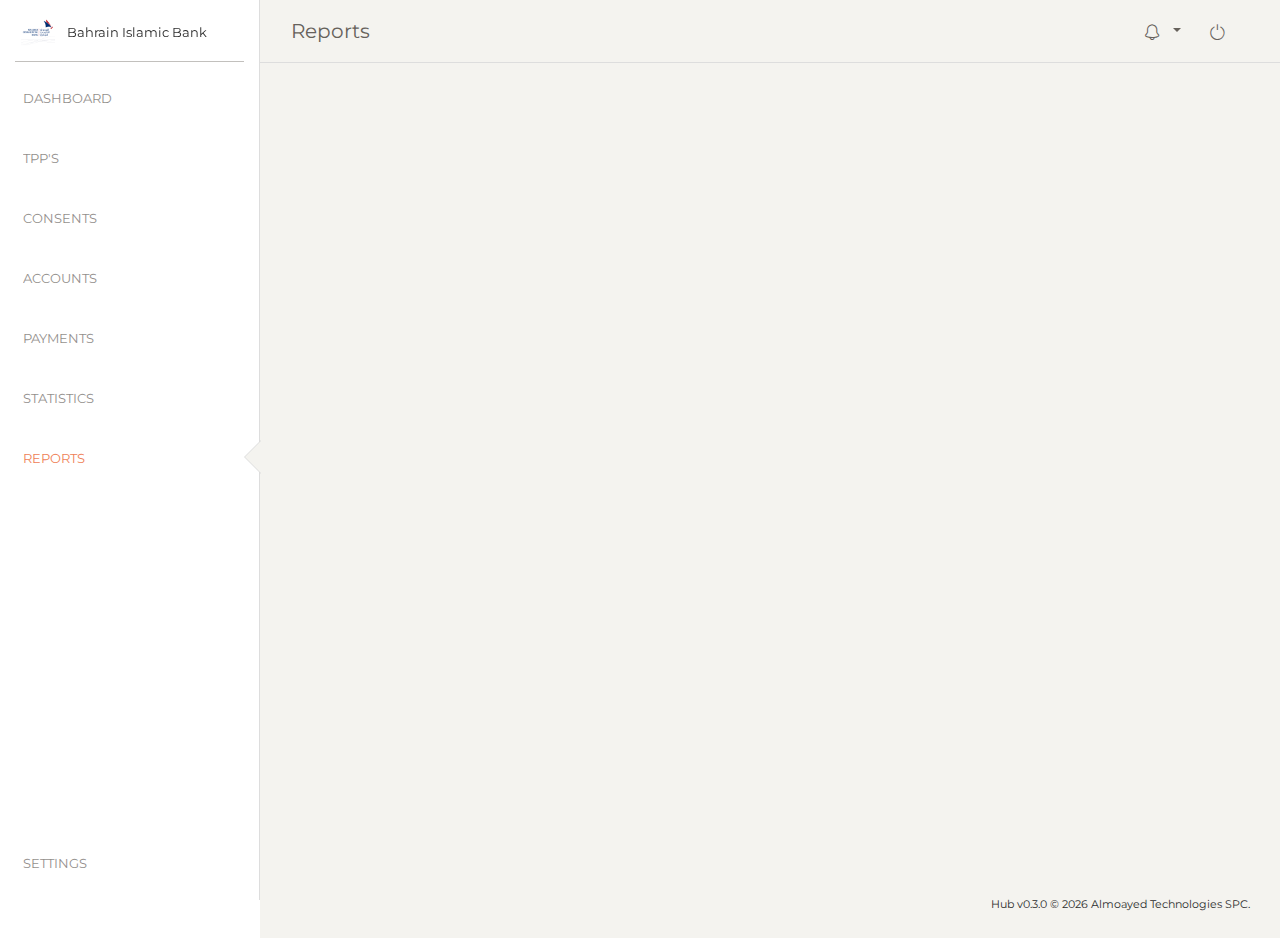
<file: report.html>
<!DOCTYPE html>
<html lang="en">
  <head>
    <meta charset="utf-8">
    <meta http-equiv="X-UA-Compatible" content="IE=edge,chrome=1"/>
    <title>
      Hub | Reports
    </title>
    <meta content='width=device-width, initial-scale=1.0, maximum-scale=1.0, user-scalable=0, shrink-to-fit=no' name='viewport'/>
    <link href="https://fonts.googleapis.com/css?family=Montserrat:400,700,200" rel="stylesheet"/>
    <link rel="stylesheet" href="https://use.fontawesome.com/releases/v5.8.1/css/all.css"
      integrity="sha384-50oBUHEmvpQ+1lW4y57PTFmhCaXp0ML5d60M1M7uH2+nqUivzIebhndOJK28anvf" crossorigin="anonymous">
    <link href="css/bootstrap.css" rel="stylesheet"/>
    <link href="css/hub.css" rel="stylesheet"/>
    <link href="css/pd.css?v=2.0.0" rel="stylesheet"/>
  </head>
  <body>
   <div class="wrapper">
     <div class="sidebar" data-color="white" data-active-color="danger">
       <div class="logo">
         <a class="simple-text logo-mini">
           <div class="logo-image-small">
             <img src="img/profile.jpg">
           </div>
         </a>
         <a class="simple-text-small logo-normal">Bahrain Islamic Bank</a>
       </div>
       <div class="sidebar-wrapper">
         <ul class="nav">
           <li>
             <a href="dashboard.html">
               <i class="fas fa-university fa-xs" style="color:darkcyan;"></i>
               <p>Dashboard</p>
             </a>
           </li>
           <li>
             <a href="tpp.html">
               <i class="fas fa-sm fa-tachometer-alt" style="color:firebrick;"></i>
               <p>tpp's</p>
             </a>
           </li>
           <li>
             <a href="consent.html">
               <i class="fas fa-sm fa-exchange-alt" style="color:goldenrod;"></i>
               <p>consents</p>
             </a>
           </li>
           <li>
             <a href="account.html">
               <i class="fas fa-sm fa-user-alt" style="color:green;"></i>
               <p>accounts</p>
             </a>
           </li>
           <li>
             <a href="payment.html">
               <i class="fas fa-sm fa-coins" style="color:indigo;"></i>
               <p>payments</p>
             </a>
           </li>
           <li>
             <a href="statistic.html">
               <i class="fas fa-sm fa-chart-line" style="color:midnightblue;"></i>
               <p>statistics</p>
             </a>
           </li>
           <li class="active">
             <a href="report.html">
               <i class="fas fa-file-alt" style="color:crimson;"></i>
               <p>reports</p>
             </a>
           </li>
           <li class="active-pro">
             <a href="settings.html">
               <i class="fas fa-cog"></i>
               <p>settings</p>
             </a>
           </li>
         </ul>
       </div>
     </div>
     <div class="main-panel">
       <nav class="navbar navbar-expand-lg navbar-absolute fixed-top navbar-transparent">
         <div class="container-fluid">
           <div class="navbar-wrapper">
             <div class="navbar-toggle">
               <button type="button" class="navbar-toggler">
                 <span class="navbar-toggler-bar bar1"></span>
                 <span class="navbar-toggler-bar bar2"></span>
                 <span class="navbar-toggler-bar bar3"></span>
               </button>
             </div>
             <a class="navbar-brand">Reports</a>
           </div>
           <button class="navbar-toggler" type="button" data-toggle="collapse" data-target="#topnav"
            aria-controls="navigation-index" aria-expanded="false" aria-label="Toggle navigation">
             <span class="navbar-toggler-bar navbar-kebab"></span>
             <span class="navbar-toggler-bar navbar-kebab"></span>
             <span class="navbar-toggler-bar navbar-kebab"></span>
           </button>
           <div class="collapse navbar-collapse justify-content-end" id="topnav">
             <ul class="navbar-nav">
               <li class="nav-item btn-rotate dropdown">
                 <a class="nav-link dropdown-toggle" id="notifications"
                  data-toggle="dropdown" aria-haspopup="true" aria-expanded="false">
                   <i class="nc-icon nc-bell-55"></i>
                   <p><span class="d-lg-none d-md-block">Notifications</span></p>
                 </a>
                 <div class="dropdown-menu dropdown-menu-right" aria-labelledby="notifications">
                   <a class="dropdown-item" href="#">Action</a>
                   <a class="dropdown-item" href="#">Another action</a>
                   <a class="dropdown-item" href="#">Something else here</a>
                 </div>
               </li>
               <li class="nav-item">
                 <a class="nav-link btn-rotate" href="index.html">
                   <i class="nc-icon nc-button-power"></i>
                   <p><span class="d-lg-none d-md-block">Log Out</span></p>
                 </a>
               </li>
             </ul>
           </div>
        </div>
      </nav>
      <div class="content">
      </div>
      <footer class="footer footer-black footer-white ">
        <div class="container-fluid">
          <div class="row">
            <div class="credits ml-auto">
              <span class="copyright">
                Hub v0.3.0 ©
              <script>
                document.write(new Date().getFullYear())
              </script> Almoayed Technologies SPC.
              </span>
            </div>
          </div>
        </div>
      </footer>
    </div>
  </div>
  <script src="./js/jquery.js" type="text/javascript"></script>
  <script src="./js/popper.js" type="text/javascript"></script>
  <script src="./js/bootstrap.js" type="text/javascript"></script>
  <script src="./js/charts.js" type="text/javascript"></script>
  <script src="./js/notification.js" type="text/javascript"></script>
  <script src="./js/pd.js?v=2.0.0" type="text/javascript"></script>
  <script src="./js/stat-chart.js" type="text/javascript"></script>
  <script src="./js/dash-chart.js" type="text/javascript"></script>
  <script>
    $(document).ready(function() {
      demo.initChartsPages();
    });
  </script>
</body>
</html>
</file>
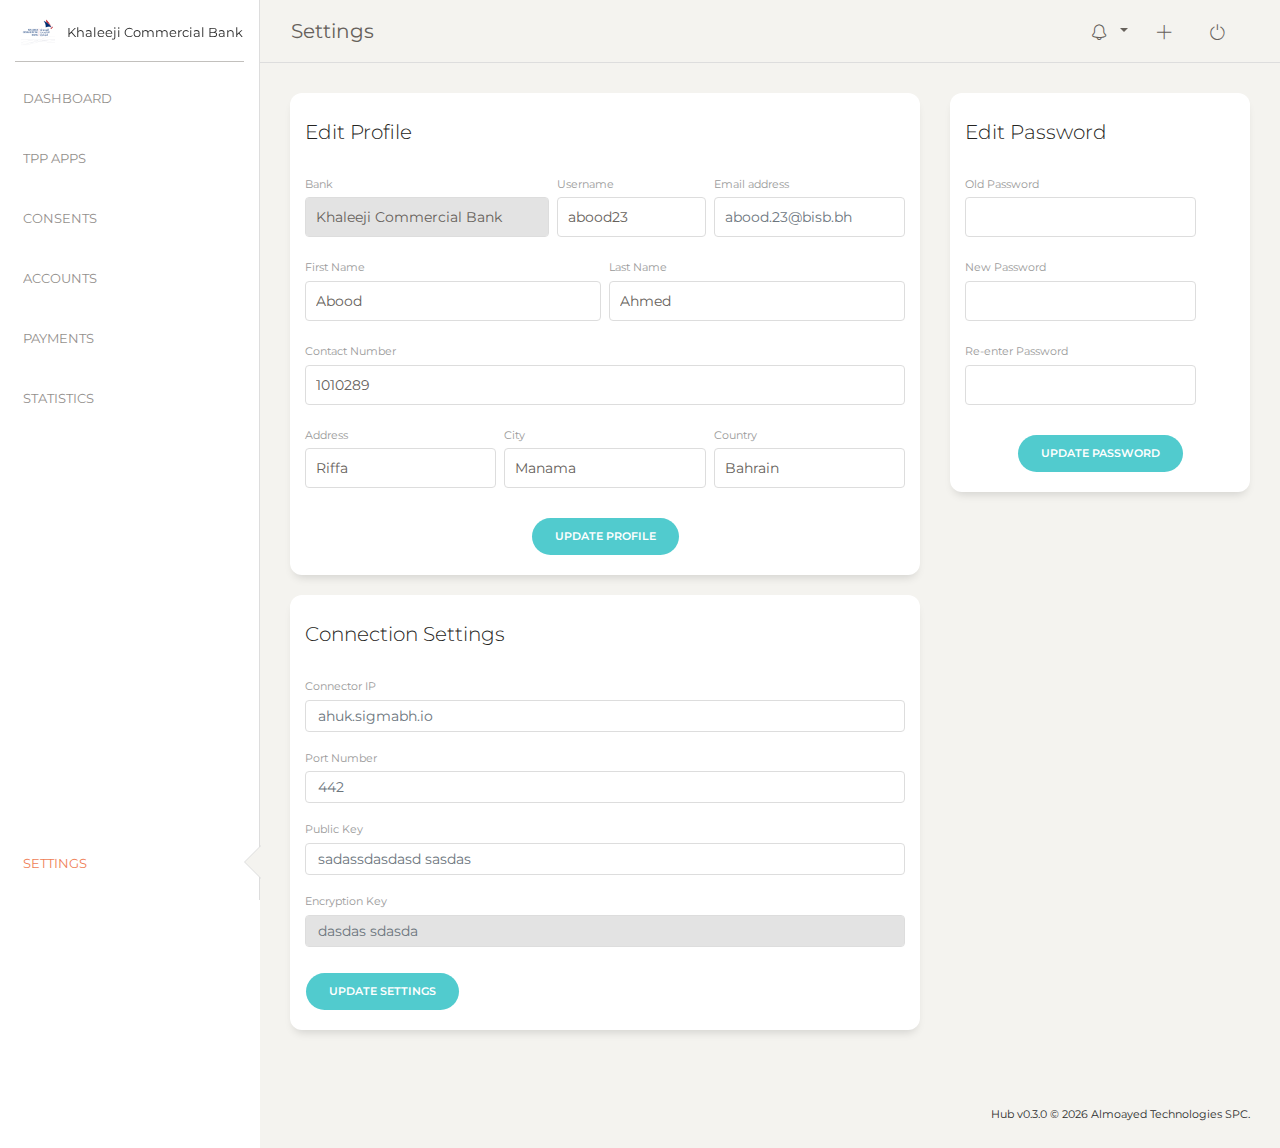
<file: settings.html>
<!DOCTYPE html>
<html lang="en">
  <head>
    <meta charset="utf-8">
    <meta http-equiv="X-UA-Compatible" content="IE=edge,chrome=1"/>
    <title>
      Hub | Settings
    </title>
    <meta content='width=device-width, initial-scale=1.0, maximum-scale=1.0, user-scalable=0, shrink-to-fit=no' name='viewport'/>
    <link href="https://fonts.googleapis.com/css?family=Montserrat:400,700,200" rel="stylesheet"/>
    <link rel="stylesheet" href="https://use.fontawesome.com/releases/v5.8.1/css/all.css"
     integrity="sha384-50oBUHEmvpQ+1lW4y57PTFmhCaXp0ML5d60M1M7uH2+nqUivzIebhndOJK28anvf" crossorigin="anonymous">
    <link href="css/select.min.css" rel="stylesheet"/>
   	<link href="css/bootstrap-datepicker.css" rel="stylesheet"/>
    <script src="js/jquery.js" type="text/javascript"></script>
    <script src="js/bootstrap-select.js" type="text/javascript"></script>
   	<script src="js/bootstrap-datepicker.js" type="text/javascript"></script>
    <link href="css/bootstrap.css" rel="stylesheet"/>
    <link href="css/hub.css" rel="stylesheet"/>
    <link href="css/pd.css?v=2.0.0" rel="stylesheet"/>
  </head>
  <body>
   <div class="wrapper">
     <div class="sidebar" data-color="white" data-active-color="danger">
       <div class="logo">
         <a class="simple-text logo-mini">
           <div class="logo-image-small">
             <img src="img/profile.jpg">
           </div>
         </a>
         <a class="simple-text-small logo-normal">Khaleeji Commercial Bank</a>
       </div>
        <div class="sidebar-wrapper">
          <ul class="nav">
            <li>
              <a href="dashboard.html">
                <i class="fas fa-university fa-xs" style="color:darkcyan;"></i>
                <p>Dashboard</p>
              </a>
            </li>
            <li>
              <a href="tpp.html">
                <i class="fas fa-sm fa-tachometer-alt" style="color:firebrick;"></i>
                <p>tpp apps</p>
              </a>
            </li>
            <li>
              <a href="consent.html">
                <i class="fas fa-sm fa-exchange-alt" style="color:goldenrod;"></i>
                <p>consents</p>
              </a>
            </li>
            <li>
              <a href="account.html">
                <i class="fas fa-sm fa-user-alt" style="color:green;"></i>
                <p>accounts</p>
              </a>
            </li>
            <li>
              <a href="payment.html">
                <i class="fas fa-sm fa-coins" style="color:indigo;"></i>
                <p>payments</p>
              </a>
            </li>
            <li>
              <a href="statistic.html">
                <i class="fas fa-sm fa-chart-line" style="color:midnightblue;"></i>
                <p>statistics</p>
              </a>
            </li>
            <li class="active active-pro">
              <a href="settings.html">
                <i class="fas fa-cog"></i>
                <p>settings</p>
              </a>
            </li>
          </ul>
        </div>
      </div>
      <div class="main-panel">
        <nav class="navbar navbar-expand-lg navbar-absolute fixed-top navbar-transparent">
          <div class="container-fluid">
            <div class="navbar-wrapper">
              <div class="navbar-toggle">
                <button type="button" class="navbar-toggler">
                  <span class="navbar-toggler-bar bar1"></span>
                  <span class="navbar-toggler-bar bar2"></span>
                  <span class="navbar-toggler-bar bar3"></span>
                </button>
              </div>
              <a class="navbar-brand">Settings</a>
            </div>
            <button class="navbar-toggler" type="button" data-toggle="collapse" data-target="#topnav"
              aria-controls="navigation-index" aria-expanded="false" aria-label="Toggle navigation">
              <span class="navbar-toggler-bar navbar-kebab"></span>
              <span class="navbar-toggler-bar navbar-kebab"></span>
              <span class="navbar-toggler-bar navbar-kebab"></span>
            </button>
            <div class="collapse navbar-collapse justify-content-end" id="topnav">
              <ul class="navbar-nav">
                <li class="nav-item btn-rotate dropdown">
                  <a class="nav-link dropdown-toggle" id="notifications"
                    data-toggle="dropdown" aria-haspopup="true" aria-expanded="false">
                    <i class="nc-icon nc-bell-55"></i>
                    <p><span class="d-lg-none d-md-block">Notifications</span></p>
                  </a>
                  <div class="dropdown-menu dropdown-menu-right" aria-labelledby="notifications">
                    <a class="dropdown-item" href="#">Action</a>
                    <a class="dropdown-item" href="#">Another action</a>
                    <a class="dropdown-item" href="#">Something else here</a>
                  </div>
                </li>
                <li class="nav-item">
                  <a class="nav-link btn-rotate" href="add.html">
                    <i class="nc-icon nc-simple-add"></i>
                    <p><span class="d-lg-none d-md-block">Add User</span></p>
                  </a>
                </li>
                <li class="nav-item">
                  <a class="nav-link btn-rotate" href="index.html">
                    <i class="nc-icon nc-button-power"></i>
                    <p><span class="d-lg-none d-md-block">Log Out</span></p>
                  </a>
                </li>
              </ul>
            </div>
          </div>
        </nav>
        <div class="content">
          <div class="row">
            <div class="col-md-8">
              <div class="card card-user">
                <div class="card-header">
                  <h5 class="card-title">Edit Profile</h5>
                </div>
                <div class="card-body">
                  <form>
                    <div class="row">
                      <div class="col-md-5 pr-1">
                        <div class="form-group">
                          <label>Bank</label>
                          <input type="text" class="form-control" disabled="" placeholder="Company"
                           value="Khaleeji Commercial Bank">
                        </div>
                      </div>
                      <div class="col-md-3 px-1">
                        <div class="form-group">
                          <label>Username</label>
                          <input type="text" class="form-control" placeholder="Username" value="abood23">
                        </div>
                      </div>
                      <div class="col-md-4 pl-1">
                        <div class="form-group">
                          <label for="exampleInputEmail1">Email address</label>
                          <input type="email" class="form-control" placeholder="abood.23@bisb.bh">
                        </div>
                      </div>
                    </div>
                    <div class="row">
                      <div class="col-md-6 pr-1">
                        <div class="form-group">
                          <label>First Name</label>
                          <input type="text" class="form-control" placeholder="firstname" value="Abood">
                        </div>
                      </div>
                      <div class="col-md-6 pl-1">
                        <div class="form-group">
                          <label>Last Name</label>
                          <input type="text" class="form-control" placeholder="lastname" value="Ahmed">
                        </div>
                      </div>
                    </div>
                    <div class="row">
                      <div class="col-md-12">
                        <div class="form-group">
                          <label>Contact Number</label>
                          <input type="number" class="form-control" placeholder="1010289" value="1010289">
                        </div>
                      </div>
                    </div>
                    <div class="row">
                      <div class="col-md-4 pr-1">
                        <div class="form-group">
                          <label>Address</label>
                          <input type="text" class="form-control" placeholder="Address" value="Riffa">
                        </div>
                      </div>
                      <div class="col-md-4 px-1">
                        <div class="form-group">
                          <label>City</label>
                          <input type="text" class="form-control" placeholder="City" value="Manama">
                        </div>
                      </div>
                      <div class="col-md-4 pl-1">
                        <div class="form-group">
                          <label>Country</label>
                          <input type="text" class="form-control" placeholder="City" value="Bahrain">
                        </div>
                      </div>
                    </div>
                    <div class="row">
                      <div class="update ml-auto mr-auto">
                        <button type="submit" class="btn btn-primary btn-round">Update Profile</button>
                      </div>
                    </div>
                  </form>
                </div>
              </div>
              <div class="card">
                <div class="card-header">
                  <h5 class="card-title">Connection Settings</h5>
                </div>
                <div class="card-body">
                  <div class="form">
                    <div class="mb-3">
                      <label for="country">Connector IP</label>
                      <input type="text" class="form-control" id="cip" placeholder="ahuk.sigmabh.io" required>
                    </div>
                    <div class="mb-3">
                      <label for="country">Port Number</label>
                      <input type="number" class="form-control" id="cport" placeholder="442" required>
                    </div>
                    <div class="mb-3">
                      <label for="country">Public Key</label>
                      <input type="text" class="form-control" id="pkey" placeholder="sadassdasdasd sasdas" required>
                    </div>
                    <div class="mb-3">
                      <label for="country">Encryption Key</label>
                      <input type="text" class="form-control" id="ekey" placeholder="dasdas sdasda" readonly>
                    </div>
                  </div>
                  <button class="btn btn-primary btn-round" type="submit">Update Settings</button>
                </div>
              </div>
            </div>
            <div class="col-md-4">
              <div class="card card-user">
                <div class="card-header">
                  <h5 class="card-title">Edit Password</h5>
                </div>
                <div class="card-body">
                  <form>
                    <div class="row">
                      <div class="col-md-10 pr-1">
                        <div class="form-group">
                          <label>Old Password</label>
                          <input type="password" class="form-control">
                        </div>
                      </div>
                    </div>
                    <div class="row">
                      <div class="col-md-10 pr-1">
                        <div class="form-group">
                          <label>New Password</label>
                          <input type="password" class="form-control">
                        </div>
                      </div>
                      <div class="col-md-10 pr-1">
                        <div class="form-group">
                          <label>Re-enter Password</label>
                          <input type="password" class="form-control">
                        </div>
                      </div>
                    </div>
                    <div class="row">
                      <div class="update ml-auto mr-auto">
                        <button type="submit" class="btn btn-primary btn-round">Update Password</button>
                      </div>
                    </div>
                  </form>
                </div>
              </div>
            </div>
            </div>
          </div>
              <footer class="footer footer-black footer-white ">
                <div class="container-fluid">
                  <div class="row">
                    <div class="credits ml-auto">
                      <span class="copyright">
                        Hub v0.3.0 ©
                        <script>
                        document.write(new Date().getFullYear())
                        </script> Almoayed Technologies SPC.
                      </span>
                    </div>
                  </div>
                </div>
              </footer>
            </div>
          </div>
          <script src="./js/popper.js" type="text/javascript"></script>
          <script src="./js/bootstrap.js" type="text/javascript"></script>
          <script src="./js/notification.js" type="text/javascript"></script>
          <script src="./js/pd.js?v=2.0.0" type="text/javascript"></script>
        </body>
        </html>
</file>
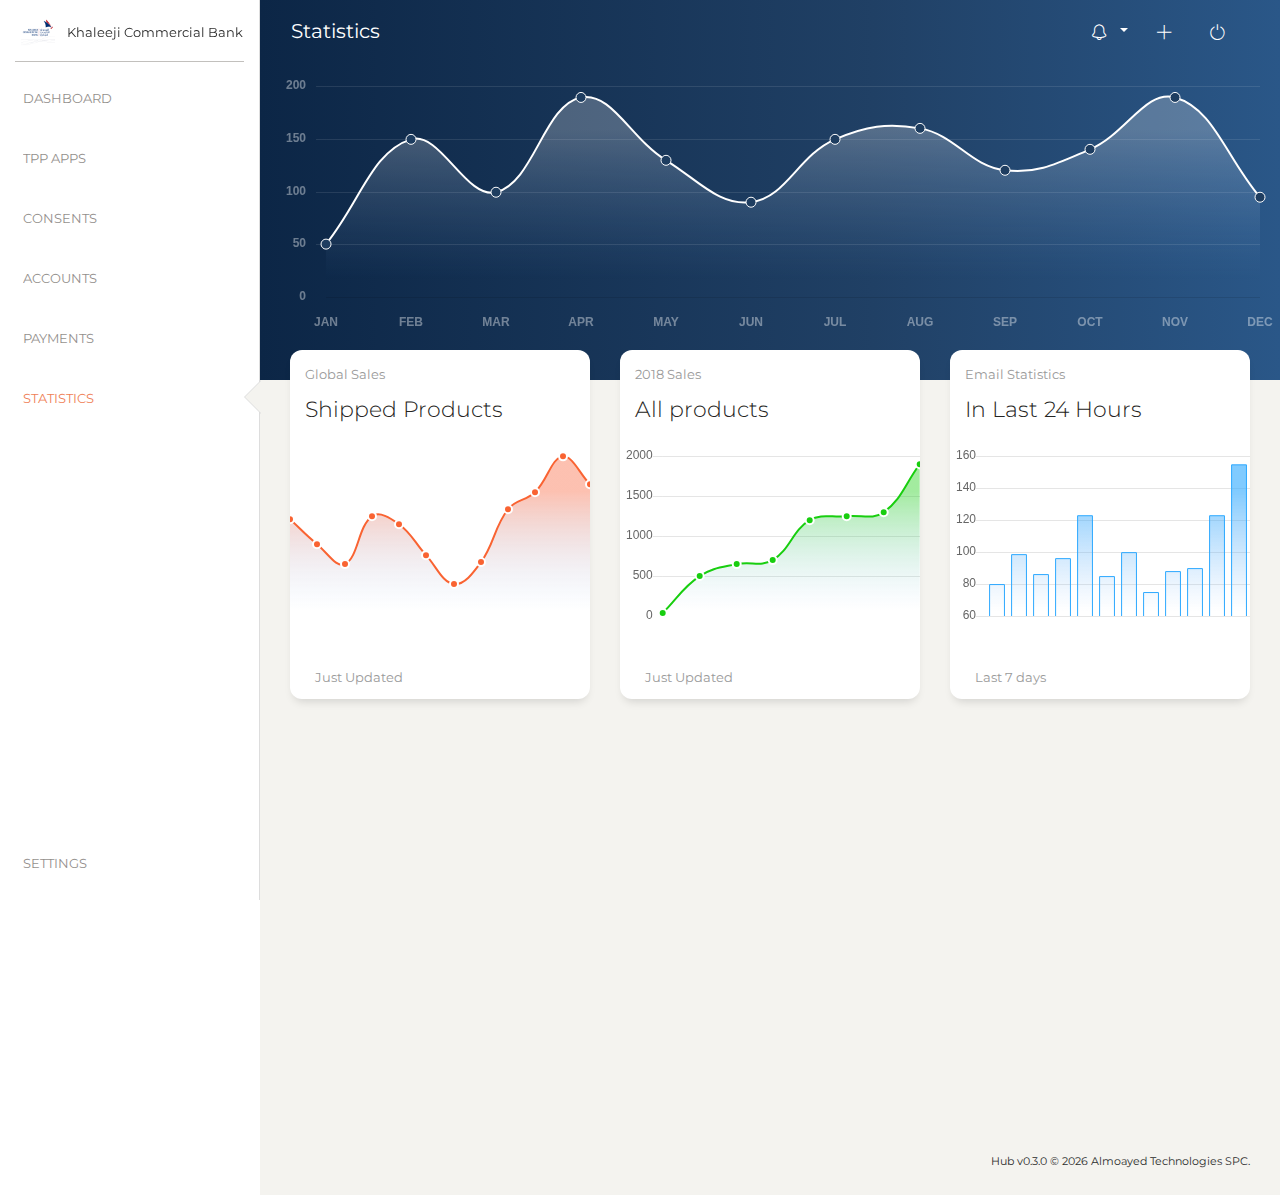
<file: statistic.html>
<!DOCTYPE html>
<html lang="en">
  <head>
    <meta charset="utf-8">
    <meta http-equiv="X-UA-Compatible" content="IE=edge,chrome=1"/>
    <title>
      Hub | Statistics
    </title>
    <meta content='width=device-width, initial-scale=1.0, maximum-scale=1.0, user-scalable=0, shrink-to-fit=no' name='viewport'/>
    <link href="https://fonts.googleapis.com/css?family=Montserrat:400,700,200" rel="stylesheet"/>
    <link rel="stylesheet" href="https://use.fontawesome.com/releases/v5.8.1/css/all.css"
     integrity="sha384-50oBUHEmvpQ+1lW4y57PTFmhCaXp0ML5d60M1M7uH2+nqUivzIebhndOJK28anvf" crossorigin="anonymous">
    <link href="css/select.min.css" rel="stylesheet"/>
   	<link href="css/bootstrap-datepicker.css" rel="stylesheet"/>
    <script src="js/jquery.js" type="text/javascript"></script>
    <script src="js/bootstrap-select.js" type="text/javascript"></script>
   	<script src="js/bootstrap-datepicker.js" type="text/javascript"></script>
    <link href="css/bootstrap.css" rel="stylesheet"/>
    <link href="css/hub.css" rel="stylesheet"/>
    <link href="css/pd.css?v=2.0.0" rel="stylesheet"/>
  </head>
  <body>
   <div class="wrapper">
     <div class="sidebar" data-color="white" data-active-color="danger">
       <div class="logo">
          <a class="simple-text logo-mini">
            <div class="logo-image-small">
              <img src="img/profile.jpg">
            </div>
          </a>
          <a class="simple-text-small logo-normal">
           Khaleeji Commercial Bank
         </a>
       </div>
       <div class="sidebar-wrapper">
         <ul class="nav">
           <li>
             <a href="dashboard.html">
               <i class="fas fa-university fa-xs" style="color:darkcyan;"></i>
               <p>Dashboard</p>
             </a>
           </li>
            <li>
             <a href="tpp.html">
               <i class="fas fa-sm fa-tachometer-alt" style="color:firebrick;"></i>
               <p>tpp apps</p>
             </a>
           </li>
           <li>
              <a href="consent.html">
               <i class="fas fa-sm fa-exchange-alt" style="color:goldenrod;"></i>
               <p>consents</p>
             </a>
           </li>
           <li>
             <a href="account.html">
               <i class="fas fa-sm fa-user-alt" style="color:green;"></i>
                <p>accounts</p>
              </a>
            </li>
            <li>
             <a href="payment.html">
               <i class="fas fa-sm fa-coins" style="color:indigo;"></i>
               <p>payments</p>
             </a>
           </li>
           <li class="active">
             <a href="statistic.html">
               <i class="fas fa-sm fa-chart-line" style="color:midnightblue;"></i>
               <p>statistics</p>
             </a>
           </li>
           <li class="active-pro">
             <a href="settings.html">
               <i class="fas fa-cog"></i>
               <p>settings</p>
             </a>
           </li>
         </ul>
       </div>
     </div>
     <div class="main-panel">
       <nav class="navbar navbar-expand-lg navbar-absolute fixed-top">
         <div class="container-fluid">
           <div class="navbar-wrapper">
             <div class="navbar-toggle">
               <button type="button" class="navbar-toggler">
                 <span class="navbar-toggler-bar bar1"></span>
                 <span class="navbar-toggler-bar bar2"></span>
                 <span class="navbar-toggler-bar bar3"></span>
               </button>
              </div>
             <a class="navbar-brand">Statistics</a>
           </div>
           <button class="navbar-toggler" type="button" data-toggle="collapse" data-target="#topnav"
            aria-controls="navigation-index" aria-expanded="false" aria-label="Toggle navigation">
             <span class="navbar-toggler-bar navbar-kebab"></span>
             <span class="navbar-toggler-bar navbar-kebab"></span>
             <span class="navbar-toggler-bar navbar-kebab"></span>
           </button>
           <div class="collapse navbar-collapse justify-content-end" id="topnav">
             <ul class="navbar-nav">
               <li class="nav-item btn-rotate dropdown">
                 <a class="nav-link dropdown-toggle" id="notifications"
                  data-toggle="dropdown" aria-haspopup="true" aria-expanded="false">
                   <i class="nc-icon nc-bell-55"></i>
                   <p><span class="d-lg-none d-md-block">Notifications</span></p>
                 </a>
                 <div class="dropdown-menu dropdown-menu-right" aria-labelledby="notifications">
                   <a class="dropdown-item" href="#">Action</a>
                   <a class="dropdown-item" href="#">Another action</a>
                   <a class="dropdown-item" href="#">Something else here</a>
                 </div>
               </li>
               <li class="nav-item">
                 <a class="nav-link btn-rotate" href="add.html">
                   <i class="nc-icon nc-simple-add"></i>
                   <p><span class="d-lg-none d-md-block">Add User</span></p>
                 </a>
               </li>
                <li class="nav-item">
                 <a class="nav-link btn-rotate" href="index.html">
                   <i class="nc-icon nc-button-power"></i>
                   <p>
                     <span class="d-lg-none d-md-block">Log Out</span>
                   </p>
                 </a>
             </li>
             </ul>
           </div>
        </div>
      </nav>
      <div class="panel-header panel-header-lg">
        <canvas id="bigDashboardChart"></canvas>
      </div>
        <div class="content" style="margin-top:-30px;">
          <div class="row">
            <div class="col-xl-4 col-md-6 col-sm-12">
              <div class="card card-chart">
                <div class="card-header">
                  <h5 class="card-category">Global Sales</h5>
                  <h4 class="card-title">Shipped Products</h4>
                </div>
                <div class="card-body">
                <div class="chart-area">
                    <canvas id="lineChartExample"></canvas>
                  </div>
                </div>
                <div class="card-footer">
                  <div class="stats">
                    <i class="now-ui-icons arrows-1_refresh-69"></i> Just Updated
                  </div>
              </div>
            </div>
          </div>
          <div class="col-xl-4 col-md-6 col-sm-12">
            <div class="card card-chart">
              <div class="card-header">
                <h5 class="card-category">2018 Sales</h5>
                <h4 class="card-title">All products</h4>
              </div>
              <div class="card-body">
                <div class="chart-area">
                  <canvas id="lineChartExampleWithNumbersAndGrid"></canvas>
                </div>
              </div>
              <div class="card-footer">
                <div class="stats">
                  <i class="now-ui-icons arrows-1_refresh-69"></i> Just Updated
                </div>
              </div>
            </div>
          </div>
          <div class="col-xl-4 col-md-6 col-sm-12">
            <div class="card card-chart">
              <div class="card-header">
                <h5 class="card-category">Email Statistics</h5>
                <h4 class="card-title">In Last 24 Hours</h4>
              </div>
              <div class="card-body">
                <div class="chart-area">
                  <canvas id="barChartSimpleGradientsNumbers"></canvas>
                </div>
              </div>
              <div class="card-footer">
                <div class="stats">
                  <i class="now-ui-icons ui-2_time-alarm"></i> Last 7 days
                </div>
              </div>
            </div>
          </div>
        </div>
      </div>
        <footer class="footer footer-black footer-white ">
          <div class="container-fluid">
            <div class="row">
              <div class="credits ml-auto">
                <span class="copyright">
                  Hub v0.3.0 ©
                  <script>
                    document.write(new Date().getFullYear())
                  </script>
                  Almoayed Technologies SPC.
                </span>
              </div>
            </div>
          </div>
        </footer>
      </div>
    </div>
    <script type="text/javascript">
  	 $('.datepicker').datepicker({
      	 weekStart:1,
      	 color: 'red'
  	 });
  	</script>
    <script src="./js/popper.js" type="text/javascript"></script>
    <script src="./js/bootstrap.js" type="text/javascript"></script>
    <script src="./js/charts.js" type="text/javascript"></script>
    <script src="./js/notification.js" type="text/javascript"></script>
    <script src="./js/pd.js?v=2.0.0" type="text/javascript"></script>
    <script src="./js/dash-chart.js" type="text/javascript"></script>
    <script src="./js/stat-chart.js" type="text/javascript"></script>
    <script>
      $(document).ready(function() {
      demo.initDashboardPageCharts();
      });
    </script>
  </body>
</html>
</file>
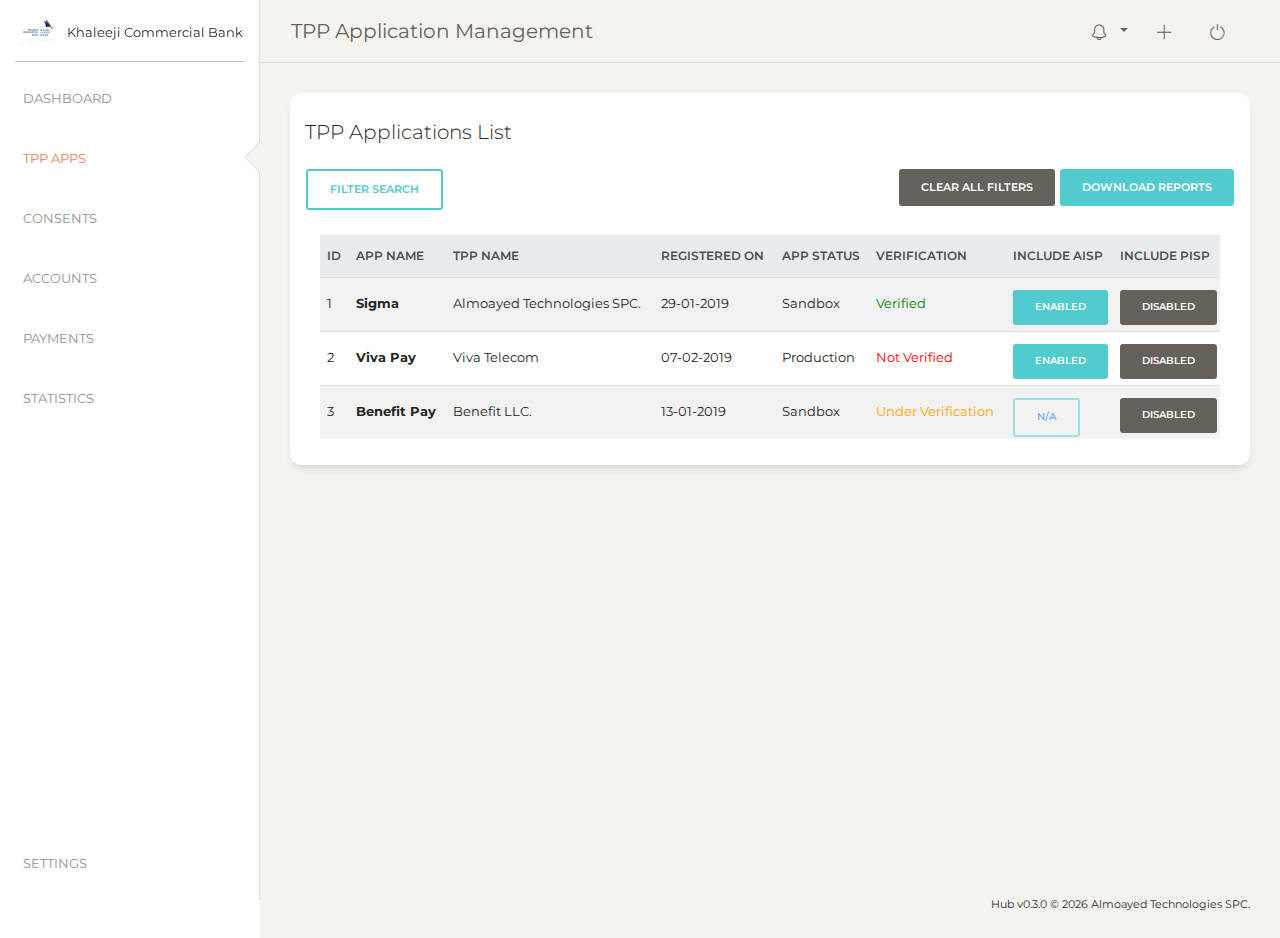
<file: tpp.html>
<!DOCTYPE html>
<html lang="en">
  <head>
    <meta charset="utf-8">
    <meta http-equiv="X-UA-Compatible" content="IE=edge,chrome=1"/>
    <title>
      Hub | TPPs
    </title>
    <meta content='width=device-width, initial-scale=1.0, maximum-scale=1.0, user-scalable=0, shrink-to-fit=no' name='viewport'/>
    <link href="https://fonts.googleapis.com/css?family=Montserrat:400,700,200" rel="stylesheet"/>
    <link rel="stylesheet" href="https://use.fontawesome.com/releases/v5.8.1/css/all.css"
     integrity="sha384-50oBUHEmvpQ+1lW4y57PTFmhCaXp0ML5d60M1M7uH2+nqUivzIebhndOJK28anvf" crossorigin="anonymous">
    <link href="css/select.min.css" rel="stylesheet"/>
   	<link href="css/bootstrap-datepicker.css" rel="stylesheet"/>
    <script src="js/jquery.js" type="text/javascript"></script>
    <script src="js/bootstrap-select.js" type="text/javascript"></script>
   	<script src="js/bootstrap-datepicker.js" type="text/javascript"></script>
    <link href="css/bootstrap.css" rel="stylesheet"/>
    <link href="css/hub.css" rel="stylesheet"/>
    <link href="css/pd.css?v=2.0.0" rel="stylesheet"/>
   </head>
   <body>
     <div class="wrapper">
       <div class="sidebar" data-color="white" data-active-color="danger">
         <div class="logo">
           <a class="simple-text logo-mini">
             <div class="logo-image-small">
               <img src="img/profile.jpg">
             </div>
           </a>
           <a class="simple-text-small logo-normal">
             Khaleeji Commercial Bank
           </a>
         </div>
         <div class="sidebar-wrapper">
           <ul class="nav">
             <li>
               <a href="dashboard.html">
                 <i class="fas fa-university fa-xs" style="color:darkcyan;"></i>
                 <p>Dashboard</p>
               </a>
             </li>
             <li class="active">
               <a href="tpp.html">
                 <i class="fas fa-sm fa-tachometer-alt" style="color:firebrick;"></i>
                 <p>tpp apps</p>
               </a>
             </li>
             <li>
               <a href="consent.html">
                 <i class="fas fa-sm fa-exchange-alt" style="color:goldenrod;"></i>
                 <p>consents</p>
               </a>
             </li>
             <li>
               <a href="account.html">
                 <i class="fas fa-sm fa-user-alt" style="color:green;"></i>
                 <p>accounts</p>
               </a>
             </li>
             <li>
               <a href="payment.html">
                 <i class="fas fa-sm fa-coins" style="color:indigo;"></i>
                 <p>payments</p>
               </a>
             </li>
             <li>
               <a href="statistic.html">
                 <i class="fas fa-sm fa-chart-line" style="color:midnightblue;"></i>
                 <p>statistics</p>
               </a>
             </li>
             <li class="active-pro">
               <a href="settings.html">
                 <i class="fas fa-cog"></i>
                 <p>settings</p>
               </a>
             </li>
           </ul>
         </div>
       </div>
       <div class="main-panel">
         <nav class="navbar navbar-expand-lg navbar-absolute fixed-top navbar-transparent">
           <div class="container-fluid">
             <div class="navbar-wrapper">
               <div class="navbar-toggle">
                 <button type="button" class="navbar-toggler">
                   <span class="navbar-toggler-bar bar1"></span>
                   <span class="navbar-toggler-bar bar2"></span>
                   <span class="navbar-toggler-bar bar3"></span>
                 </button>
               </div>
               <a class="navbar-brand">TPP Application Management</a>
             </div>
             <button class="navbar-toggler" type="button" data-toggle="collapse" data-target="#topnav"
              aria-controls="navigation-index" aria-expanded="false" aria-label="Toggle navigation">
               <span class="navbar-toggler-bar navbar-kebab"></span>
               <span class="navbar-toggler-bar navbar-kebab"></span>
               <span class="navbar-toggler-bar navbar-kebab"></span>
             </button>
             <div class="collapse navbar-collapse justify-content-end" id="topnav">
               <ul class="navbar-nav">
                 <li class="nav-item btn-rotate dropdown">
                   <a class="nav-link dropdown-toggle" id="notifications"
                    data-toggle="dropdown" aria-haspopup="true" aria-expanded="false">
                     <i class="nc-icon nc-bell-55"></i>
                     <p><span class="d-lg-none d-md-block">Notifications</span></p>
                   </a>
                   <div class="dropdown-menu dropdown-menu-right" aria-labelledby="notifications">
                     <a class="dropdown-item" href="#">Action</a>
                     <a class="dropdown-item" href="#">Another action</a>
                     <a class="dropdown-item" href="#">Something else here</a>
                   </div>
                 </li>
                 <li class="nav-item">
                   <a class="nav-link btn-rotate" href="add.html">
                     <i class="nc-icon nc-simple-add"></i>
                     <p><span class="d-lg-none d-md-block">Add User</span></p>
                   </a>
                 </li>
                 <li class="nav-item">
                   <a class="nav-link btn-rotate" href="index.html">
                     <i class="nc-icon nc-button-power"></i>
                     <p>
                       <span class="d-lg-none d-md-block">Log Out</span>
                     </p>
                   </a>
                 </li>
               </ul>
             </div>
           </div>
         </nav>
         <div class="content">
          <div class="row">
            <div class="col-12">
              <div class="card">
                <div class="card-header">
                  <h5 class="card-title">TPP Applications List</h5>
                  <div class="row">
                    <div class="col-7">
                      <button class="btn btn-outline-primary" type="button" data-toggle="collapse"
                        data-target="#searchFilter" aria-expanded="false" aria-controls="searchFilter">
                        Filter Search
                      </button>
                    </div>
                    <div class="col-5" style="text-align:right;">
                      <button type="submit" class="btn btn-secondary"><i class="fas fa-lg fa-eraser"></i> Clear All Filters</button>
                      <button type="submit" class="btn btn-primary"><i class="fas fa-lg fa-file-download"></i> Download Reports</button>
                    </div>
                  </div>
                </div>
                <div class="card-body">
                  <div class="container">
                    <div class="collapse" id="searchFilter"><br>
                        <form>
                          <div class="form-row">
                            <div class="form-group col-md-3">
                              <label for="inputname">Search By TPP</label>
                                <select class="selectpicker">
                                  <option>Please Select</option>
                                  <option>Option 1</option>
                                  <option>Option 2</option>
                                </select>
                            </div>
                            <div class="form-group col-md-3">
                              <label for="inputname">Search By Application</label>
                              <select class="selectpicker">
                                <option>Please Select</option>
                                <option>Option 1</option>
                                <option>Option 2</option>
                              </select>
                            </div>
                            <div class="form-group col-md-3">
                              <label for="inputname">Search By App Type</label>
                              <select class="selectpicker">
                                <option>Please Select</option>
                                <option>Option 1</option>
                                <option>Option 2</option>
                              </select>
                            </div>
                            <div class="form-group col-md-3">
                              <label for="inputname">Search By Verification Status</label>
                              <select class="selectpicker">
                                <option>Please Select</option>
                                <option>Option 1</option>
                                <option>Option 2</option>
                              </select>
                            </div>
                          </div>
                          <div class="form-row">
                            <div class="form-group col-md-3">
                              <label for="inputname">Search By Alias Type</label>
                              <select class="selectpicker">
                                <option>Please Select</option>
                                <option>Option 1</option>
                                <option>Option 2</option>
                              </select>
                            </div>
                            <div class="form-group col-md-3">
                              <label for="inputname">Search By Alias Value</label>
                              <input type="text" class="form-control" id="inputname"
                               placeholder="hub.sigmabh.io">
                            </div>
                            <div class="form-group col-md-3">
                              <label for="inputname">AISP Status</label>
                              <select class="selectpicker">
                                <option>Please Select</option>
                                <option>Option 1</option>
                                <option>Option 2</option>
                              </select>
                            </div>
                            <div class="form-group col-md-3">
                              <label for="inputname">PISP Status</label>
                              <select class="selectpicker">
                                <option>Please Select</option>
                                <option>Option 1</option>
                                <option>Option 2</option>
                              </select>
                            </div>
                          </div>
                          <div style="text-align:right;">
                            <button class="btn btn-primary" type="button" data-toggle="collapse"
                             data-target="#searchFilter" aria-expanded="false" aria-controls="searchFilter">
                              Search
                            </button>
                          </div>
                        </form>
                      </div>
                      <div class="table">
                        <table class="table table-striped">
                          <thead class="thead-light">
                            <tr>
                              <th scope="col">ID</th>
                              <th scope="col">App Name</th>
                              <th scope="col">TPP Name</th>
                              <th scope="col">Registered On</th>
                              <th scope="col">App Status</th>
                              <th scope="col">Verification</th>
                              <th scope="col">Include AISP</th>
                              <th scope="col">Include PISP</th>
                            </tr>
                          </thead>
                          <tbody>
                            <tr>
                              <td>1</td>
                              <th scope="row">Sigma</th>
                              <td>Almoayed Technologies SPC.</td>
                              <td>29-01-2019</td>
                              <td>Sandbox</td>
                              <td style="color:green;">Verified</td>
                              <td>
                                <label class="switch">
                                  <input type="checkbox" class="primary">
                                  <button type="button" class="btn btn-primary" data-toggle="modal" data-target="#exampleModalCenter">
                                    ENABLED
                                  </button>
                                  <!-- Modal -->
                                  <div class="modal fade" id="exampleModalCenter" tabindex="-1" role="dialog" aria-labelledby="exampleModalCenterTitle" aria-hidden="true">
                                    <div class="modal-dialog modal-dialog-centered" role="document">
                                      <div class="modal-content">
                                        <div class="modal-header">
                                          <h2 class="modal-title" id="exampleModalCenterTitle"><b>WARNING!</b></h2>
                                          <button type="button" class="close" data-dismiss="modal" aria-label="Close">
                                            <span aria-hidden="true">&times;</span>
                                          </button>
                                        </div>
                                        <div class="modal-body">
                                          <h6>You are about to make a system change. Are you sure?</h6>
                                        </div>
                                        <div class="modal-footer">
                                          <button type="button" class="btn btn-secondary" data-dismiss="modal" style="margin-right:10px;">Back</button>
                                          <button type="button" class="btn btn-danger" data-dismiss="modal">Confirm</button>
                                        </div>
                                      </div>
                                    </div>
                                  </div>
                                </label>
                              </td>
                              <td>
                                <label class="switch">
                                  <input type="checkbox" class="primary">
                                  <button type="button" class="btn btn-secondary" data-toggle="modal" data-target="#exampleModalCenter">
                                    DISABLED
                                  </button>
                                  <!-- Modal -->
                                  <div class="modal fade" id="exampleModalCenter" tabindex="-1" role="dialog" aria-labelledby="exampleModalCenterTitle" aria-hidden="true">
                                    <div class="modal-dialog modal-dialog-centered" role="document">
                                      <div class="modal-content">
                                        <div class="modal-header">
                                          <h2 class="modal-title" id="exampleModalCenterTitle"><b>WARNING!</b></h2>
                                          <button type="button" class="close" data-dismiss="modal" aria-label="Close">
                                            <span aria-hidden="true">&times;</span>
                                          </button>
                                        </div>
                                        <div class="modal-body">
                                          <h6>You are about to make a system change. Are you sure?</h6>
                                        </div>
                                        <div class="modal-footer">
                                          <button type="button" class="btn btn-secondary" data-dismiss="modal" style="margin-right:10px;">Back</button>
                                          <button type="button" class="btn btn-danger" data-dismiss="modal">Confirm</button>
                                        </div>
                                      </div>
                                    </div>
                                  </div>
                                </label>
                              </td>
                            </tr>
                            <tr>
                              <td>2</td>
                              <th scope="row">Viva Pay</th>
                              <td>Viva Telecom</td>
                              <td>07-02-2019</td>
                              <td>Production</td>
                              <td style="color:red;">Not Verified</td>
                              <td>
                                <label class="switch">
                                  <input type="checkbox" class="primary">
                                  <button type="button" class="btn btn-primary" data-toggle="modal" data-target="#exampleModalCenter">
                                    ENABLED
                                  </button>
                                  <!-- Modal -->
                                  <div class="modal fade" id="exampleModalCenter" tabindex="-1" role="dialog" aria-labelledby="exampleModalCenterTitle" aria-hidden="true">
                                    <div class="modal-dialog modal-dialog-centered" role="document">
                                      <div class="modal-content">
                                        <div class="modal-header">
                                          <h2 class="modal-title" id="exampleModalCenterTitle"><b>WARNING!</b></h2>
                                          <button type="button" class="close" data-dismiss="modal" aria-label="Close">
                                            <span aria-hidden="true">&times;</span>
                                          </button>
                                        </div>
                                        <div class="modal-body">
                                          <h6>You are about to make a system change. Are you sure?</h6>
                                        </div>
                                        <div class="modal-footer">
                                          <button type="button" class="btn btn-secondary" data-dismiss="modal" style="margin-right:10px;">Back</button>
                                          <button type="button" class="btn btn-danger" data-dismiss="modal">Confirm</button>
                                        </div>
                                      </div>
                                    </div>
                                  </div>
                                </label>
                              </td>
                              <td>
                                <label class="switch">
                                  <input type="checkbox" class="primary">
                                  <button type="button" class="btn btn-secondary" data-toggle="modal" data-target="#exampleModalCenter">
                                    DISABLED
                                  </button>
                                  <!-- Modal -->
                                  <div class="modal fade" id="exampleModalCenter" tabindex="-1" role="dialog" aria-labelledby="exampleModalCenterTitle" aria-hidden="true">
                                    <div class="modal-dialog modal-dialog-centered" role="document">
                                      <div class="modal-content">
                                        <div class="modal-header">
                                          <h2 class="modal-title" id="exampleModalCenterTitle"><b>WARNING!</b></h2>
                                          <button type="button" class="close" data-dismiss="modal" aria-label="Close">
                                            <span aria-hidden="true">&times;</span>
                                          </button>
                                        </div>
                                        <div class="modal-body">
                                          <h6>You are about to make a system change. Are you sure?</h6>
                                        </div>
                                        <div class="modal-footer">
                                          <button type="button" class="btn btn-secondary" data-dismiss="modal" style="margin-right:10px;">Back</button>
                                          <button type="button" class="btn btn-danger" data-dismiss="modal">Confirm</button>
                                        </div>
                                      </div>
                                    </div>
                                  </div>
                                </label>
                              </td>
                            </tr>
                            <tr>
                              <td>3</td>
                              <th scope="row">Benefit Pay</th>
                              <td>Benefit LLC.</td>
                              <td>13-01-2019</td>
                              <td>Sandbox</td>
                              <td style="color:orange;">Under Verification</td>
                              <td>
                                <label class="switch">
                                  <input type="checkbox" class="primary">
                                  <button type="button" class="btn btn-outline-primary disabled" data-toggle="modal" data-target="#exampleModalCenter">
                                    N/A
                                  </button>
                                  <!-- Modal -->
                                  <div class="modal fade" id="exampleModalCenter" tabindex="-1" role="dialog" aria-labelledby="exampleModalCenterTitle" aria-hidden="true">
                                    <div class="modal-dialog modal-dialog-centered" role="document">
                                      <div class="modal-content">
                                        <div class="modal-header">
                                          <h2 class="modal-title" id="exampleModalCenterTitle"><b>WARNING!</b></h2>
                                          <button type="button" class="close" data-dismiss="modal" aria-label="Close">
                                            <span aria-hidden="true">&times;</span>
                                          </button>
                                        </div>
                                        <div class="modal-body">
                                          <h6>You are about to make a system change. Are you sure?</h6>
                                        </div>
                                        <div class="modal-footer">
                                          <button type="button" class="btn btn-secondary" data-dismiss="modal" style="margin-right:10px;">Back</button>
                                          <button type="button" class="btn btn-danger" data-dismiss="modal">Confirm</button>
                                        </div>
                                      </div>
                                    </div>
                                  </div>
                                </label>
                              </td>
                              <td>
                                <label class="switch">
                                  <input type="checkbox" class="primary">
                                  <button type="button" class="btn btn-secondary" data-toggle="modal" data-target="#exampleModalCenter">
                                    DISABLED
                                  </button>
                                  <!-- Modal -->
                                  <div class="modal fade" id="exampleModalCenter" tabindex="-1" role="dialog" aria-labelledby="exampleModalCenterTitle" aria-hidden="true">
                                    <div class="modal-dialog modal-dialog-centered" role="document">
                                      <div class="modal-content">
                                        <div class="modal-header">
                                          <h2 class="modal-title" id="exampleModalCenterTitle"><b>WARNING!</b></h2>
                                          <button type="button" class="close" data-dismiss="modal" aria-label="Close">
                                            <span aria-hidden="true">&times;</span>
                                          </button>
                                        </div>
                                        <div class="modal-body">
                                          <h6>You are about to make a system change. Are you sure?</h6>
                                        </div>
                                        <div class="modal-footer">
                                          <button type="button" class="btn btn-secondary" data-dismiss="modal" style="margin-right:10px;">Back</button>
                                          <button type="button" class="btn btn-danger" data-dismiss="modal">Confirm</button>
                                        </div>
                                      </div>
                                    </div>
                                  </div>
                                </label>
                              </td>
                            </tr>
                          </tbody>
                        </table>
                      </div>
                </div>
              </div>
            </div>
          </div>
        </div>
      </div>
        <footer class="footer footer-black footer-white ">
          <div class="container-fluid">
            <div class="row">
              <div class="credits ml-auto">
                <span class="copyright">
                  Hub v0.3.0 ©
                  <script>
                  document.write(new Date().getFullYear())
                  </script> Almoayed Technologies SPC.
                </span>
              </div>
            </div>
          </div>
        </footer>
    </div>
  </div>
    <script>
    $(function () {
      $('select').selectpicker();
    });
    </script>
    <script type="text/javascript">
  	 $('.datepicker').datepicker({
      	 weekStart:1,
      	 color: 'red'
  	 });
  	</script>
    <script src="./js/popper.js" type="text/javascript"></script>
    <script src="./js/bootstrap.js" type="text/javascript"></script>
    <script src="./js/notification.js" type="text/javascript"></script>
    <script src="./js/pd.js?v=2.0.0" type="text/javascript"></script>
  </body>
</html>
</file>
<file: css/hub.css>
.col-centered{
float: none;
margin: 0 auto;
}

.fas {
  size: 2px;
}

.tim-row {
  margin-bottom: 20px;
}

.tim-white-buttons {
  background-color: #777777;
}

.typography-line {
  padding-left: 25%;
  margin-bottom: 35px;
  position: relative;
  display: block;
  width: 100%;
}

.typography-line span {
  bottom: 10px;
  color: #c0c1c2;
  display: block;
  font-weight: 400;
  font-size: 13px;
  line-height: 13px;
  left: 0;
  position: absolute;
  width: 260px;
  text-transform: none;
}

.tim-row {
  padding-top: 60px;
}

.tim-row h3 {
  margin-top: 0;
}

.offline-doc .page-header {
  display: flex;
  align-items: center;
}

.offline-doc .footer {
  position: absolute;
  width: 100%;
  background: transparent;
  bottom: 0;
  color: #fff;
  z-index: 1;
}

@media all and (min-width: 992px) {
  .sidebar .nav>li.active-pro {
    position: absolute;
    width: 100%;
    bottom: 10px;
  }
}

.card.card-upgrade .card-category {
  max-width: 530px;
  margin: 0 auto;
}

/* Nucleo Style */

.demo-iconshtml {
  font-size: 62.5%;
}

.demo-icons body {
  font-size: 1.6rem;
  font-family: sans-serif;
  color: #333333;
  background: white;
}

.demo-icons a {
  color: #608CEE;
  text-decoration: none;
}

.demo-icons header {
  text-align: center;
  padding: 100px 0 0;
}

.demo-icons header h1 {
  font-size: 2.8rem;
}

.demo-icons header p {
  font-size: 1.4rem;
  margin-top: 1em;
}

.demo-icons header a:hover {
  text-decoration: underline;
}

.demo-icons .nc-icon {
  font-size: 10px;
}

.demo-icons section h2 {
  border-bottom: 1px solid #e2e2e2;
  padding: 0 0 1em .2em;
  margin-bottom: 1em;
}

.demo-icons ul {
  padding-left: 0;
}

.demo-icons ul::after {
  clear: both;
  content: "";
  display: table;
}

.demo-icons ul li {
  width: 20%;
  float: left;
  padding: 16px 0;
  text-align: center;
  border-radius: .25em;
  -webkit-transition: background 0.2s;
  -moz-transition: background 0.2s;
  transition: background 0.2s;
  -webkit-user-select: none;
  -moz-user-select: none;
  -ms-user-select: none;
  user-select: none;
  overflow: hidden;
}

.demo-icons ul li:hover {
  background: #f4f4f4;
}

.demo-icons ul p,
.demo-icons ul em,
.demo-icons ul input {
  display: inline-block;
  font-size: 1rem;
  color: #999999;
  -webkit-user-select: auto;
  -moz-user-select: auto;
  -ms-user-select: auto;
  user-select: auto;
  white-space: nowrap;
  width: 100%;
  overflow: hidden;
  text-overflow: ellipsis;
  cursor: pointer;
}

.demo-icons ul p {
  padding: 20px 0 0;
  font-size: 12px;
  margin: 0;
}

.demo-icons ul p::selection,
.demo-icons ul em::selection {
  background: #608CEE;
  color: #efefef;
}

.demo-icons ul em {
  font-size: 12px;
}

.demo-icons ul em::before {
  content: '[';
}

.demo-icons ul em::after {
  content: ']';
}

.demo-icons ul input {
  text-align: center;
  background: transparent;
  border: none;
  box-shadow: none;
  outline: none;
  display: none;
}

/* The switch - the box around the slider */
.switch {
  position: relative;
  width: 40px;
  height: 24px;
  float: center;
}

/* Hide default HTML checkbox */
.switch input {display:none;}

/* The slider */
.slider {
  position: absolute;
  cursor: pointer;
  top: 0;
  left: 0;
  right: 0;
  bottom: 0;
  background-color: #cccccc;
  -webkit-transition: .4s;
  transition: .4s;
  border-radius: 34px;
}

.slider:before {
  position: absolute;
  content: "";
  height: 16px;
  width: 16px;
  left: 4px;
  bottom: 4px;
  background-color: white;
  -webkit-transition: .4s;
  transition: .4s;
  border-radius: 50%;
}

.sliders:before {
  position: absolute;
  content: "";
  height: 16px;
  width: 16px;
  left: 4px;
  bottom: 4px;
  background-color: crimson;
  -webkit-transition: .4s;
  transition: .4s;
  border-radius: 50%;
}

input.default:checked + .slider {
  background-color: #444;
}
input.primary:checked + .slider {
  background-color: crimson;
}

input:focus + .slider {
  box-shadow: 0 0 1px crimson;
}

input:checked + .slider:before {
  -webkit-transform: translateX(16px);
  -ms-transform: translateX(16px);
  transform: translateX(16px);
}

html,
body {
  height: 100%;
}

.form-signin {
  width: 100%;
  max-width: 330px;
  padding: 15px;
  margin: auto;
}
.form-signin .checkbox {
  font-weight: 400;
}
.form-signin .form-control {
  position: relative;
  box-sizing: border-box;
  height: auto;
  padding: 10px;
  font-size: 16px;
}
.form-signin .form-control:focus {
  z-index: 2;
}
.form-signin input[type="email"] {
  margin-bottom: -1px;
  border-bottom-right-radius: 0;
  border-bottom-left-radius: 0;
}
.form-signin input[type="password"] {
  margin-bottom: 10px;
  border-top-left-radius: 0;
  border-top-right-radius: 0;
}
</file>
<file: css/select.min.css>
.bootstrap-select>select.bs-select-hidden,select.bs-select-hidden,select.selectpicker{display:none!important}.bootstrap-select{width:100%\0;vertical-align:middle}.bootstrap-select>.dropdown-toggle{position:relative;width:100%;text-align:left;white-space:nowrap;display:-webkit-inline-box;display:-webkit-inline-flex;display:-ms-inline-flexbox;display:inline-flex;-webkit-box-align:center;-webkit-align-items:center;-ms-flex-align:center;align-items:center}.bootstrap-select>.dropdown-toggle:after{margin-top:-1px;margin-left:auto}.bootstrap-select>.dropdown-toggle.bs-placeholder,.bootstrap-select>.dropdown-toggle.bs-placeholder:active,.bootstrap-select>.dropdown-toggle.bs-placeholder:focus,.bootstrap-select>.dropdown-toggle.bs-placeholder:hover{color:#999}.bootstrap-select>.dropdown-toggle.bs-placeholder.btn-danger,.bootstrap-select>.dropdown-toggle.bs-placeholder.btn-danger:active,.bootstrap-select>.dropdown-toggle.bs-placeholder.btn-danger:focus,.bootstrap-select>.dropdown-toggle.bs-placeholder.btn-danger:hover,.bootstrap-select>.dropdown-toggle.bs-placeholder.btn-dark,.bootstrap-select>.dropdown-toggle.bs-placeholder.btn-dark:active,.bootstrap-select>.dropdown-toggle.bs-placeholder.btn-dark:focus,.bootstrap-select>.dropdown-toggle.bs-placeholder.btn-dark:hover,.bootstrap-select>.dropdown-toggle.bs-placeholder.btn-info,.bootstrap-select>.dropdown-toggle.bs-placeholder.btn-info:active,.bootstrap-select>.dropdown-toggle.bs-placeholder.btn-info:focus,.bootstrap-select>.dropdown-toggle.bs-placeholder.btn-info:hover,.bootstrap-select>.dropdown-toggle.bs-placeholder.btn-primary,.bootstrap-select>.dropdown-toggle.bs-placeholder.btn-primary:active,.bootstrap-select>.dropdown-toggle.bs-placeholder.btn-primary:focus,.bootstrap-select>.dropdown-toggle.bs-placeholder.btn-primary:hover,.bootstrap-select>.dropdown-toggle.bs-placeholder.btn-secondary,.bootstrap-select>.dropdown-toggle.bs-placeholder.btn-secondary:active,.bootstrap-select>.dropdown-toggle.bs-placeholder.btn-secondary:focus,.bootstrap-select>.dropdown-toggle.bs-placeholder.btn-secondary:hover,.bootstrap-select>.dropdown-toggle.bs-placeholder.btn-success,.bootstrap-select>.dropdown-toggle.bs-placeholder.btn-success:active,.bootstrap-select>.dropdown-toggle.bs-placeholder.btn-success:focus,.bootstrap-select>.dropdown-toggle.bs-placeholder.btn-success:hover{color:rgba(255,255,255,.5)}.bootstrap-select>select{position:absolute!important;bottom:0;left:50%;display:block!important;width:.5px!important;height:100%!important;padding:0!important;opacity:0!important;border:none;z-index:0!important}.bootstrap-select>select.mobile-device{top:0;left:0;display:block!important;width:100%!important;z-index:2}.bootstrap-select.is-invalid .dropdown-toggle,.error .bootstrap-select .dropdown-toggle,.has-error .bootstrap-select .dropdown-toggle,.was-validated .bootstrap-select .selectpicker:invalid+.dropdown-toggle{border-color:#b94a48}.bootstrap-select.is-valid .dropdown-toggle,.was-validated .bootstrap-select .selectpicker:valid+.dropdown-toggle{border-color:#28a745}.bootstrap-select.fit-width{width:auto!important}.bootstrap-select:not([class*=col-]):not([class*=form-control]):not(.input-group-btn){width:220px}.bootstrap-select .dropdown-toggle:focus,.bootstrap-select>select.mobile-device:focus+.dropdown-toggle{outline:thin dotted #333!important;outline:5px auto -webkit-focus-ring-color!important;outline-offset:-2px}.bootstrap-select.form-control{margin-bottom:0;padding:0;border:none}:not(.input-group)>.bootstrap-select.form-control:not([class*=col-]){width:100%}.bootstrap-select.form-control.input-group-btn,.input-group .bootstrap-select.form-control{display:table-cell;z-index:auto}.bootstrap-select:not(.input-group-btn),.bootstrap-select[class*=col-]{float:none;display:inline-block;margin-left:0}.bootstrap-select.dropdown-menu-right,.bootstrap-select[class*=col-].dropdown-menu-right,.row .bootstrap-select[class*=col-].dropdown-menu-right{float:right}.form-group .bootstrap-select,.form-horizontal .bootstrap-select,.form-inline .bootstrap-select{margin-bottom:0}.form-group-lg .bootstrap-select.form-control,.form-group-sm .bootstrap-select.form-control{padding:0}.form-group-lg .bootstrap-select.form-control .dropdown-toggle,.form-group-sm .bootstrap-select.form-control .dropdown-toggle{height:100%;font-size:inherit;line-height:inherit;border-radius:inherit}.bootstrap-select.form-control-lg .dropdown-toggle,.bootstrap-select.form-control-sm .dropdown-toggle{font-size:inherit;line-height:inherit;border-radius:inherit}.bootstrap-select.form-control-sm .dropdown-toggle{padding:.25rem .5rem}.bootstrap-select.form-control-lg .dropdown-toggle{padding:.5rem 1rem}.form-inline .bootstrap-select .form-control{width:100%}.bootstrap-select.disabled,.bootstrap-select>.disabled{cursor:not-allowed}.bootstrap-select.disabled:focus,.bootstrap-select>.disabled:focus{outline:0!important}.bootstrap-select.bs-container{position:absolute;top:0;left:0;height:0!important;padding:0!important}.bootstrap-select.bs-container .dropdown-menu{z-index:1060}.bootstrap-select .dropdown-toggle:before{content:'';display:inline-block}.bootstrap-select .dropdown-toggle .filter-option{position:static;top:0;left:0;float:left;padding-right:inherit;height:100%;width:100%;text-align:left;margin-right:-100%}.input-group .bs3.bootstrap-select .dropdown-toggle .filter-option{position:absolute;padding-top:inherit;padding-bottom:inherit;padding-left:inherit;float:none}.input-group .bs3.bootstrap-select .dropdown-toggle .filter-option .filter-option-inner{padding-right:inherit}.bootstrap-select .dropdown-toggle .filter-option-inner-inner{overflow:hidden}.bootstrap-select .dropdown-toggle .filter-expand{width:.5px!important;float:left;opacity:0!important;overflow:hidden}.bootstrap-select .dropdown-toggle .caret{position:absolute;top:50%;right:12px;margin-top:-2px;vertical-align:middle}.input-group .bootstrap-select.form-control .dropdown-toggle{border-radius:inherit}.bootstrap-select[class*=col-] .dropdown-toggle{width:100%}.bootstrap-select .dropdown-menu{min-width:100%;-webkit-box-sizing:border-box;-moz-box-sizing:border-box;box-sizing:border-box}.bootstrap-select .dropdown-menu>.inner:focus{outline:0!important}.bootstrap-select .dropdown-menu.inner{position:static;float:none;border:0;padding:0;margin:0;border-radius:0;-webkit-box-shadow:none;box-shadow:none}.bootstrap-select .dropdown-menu li{position:relative}.bootstrap-select .dropdown-menu li.active small{color:rgba(255,255,255,.5)!important}.bootstrap-select .dropdown-menu li.disabled a{cursor:not-allowed}.bootstrap-select .dropdown-menu li a{cursor:pointer;-webkit-user-select:none;-moz-user-select:none;-ms-user-select:none;user-select:none}.bootstrap-select .dropdown-menu li a.opt{position:relative;padding-left:2.25em}.bootstrap-select .dropdown-menu li a span.check-mark{display:none}.bootstrap-select .dropdown-menu li a span.text{display:inline-block}.bootstrap-select .dropdown-menu li small{padding-left:.5em}.bootstrap-select .dropdown-menu .notify{position:absolute;bottom:5px;width:96%;margin:0 2%;min-height:26px;padding:3px 5px;background:#f5f5f5;border:1px solid #e3e3e3;-webkit-box-shadow:inset 0 1px 1px rgba(0,0,0,.05);box-shadow:inset 0 1px 1px rgba(0,0,0,.05);pointer-events:none;opacity:.9;-webkit-box-sizing:border-box;-moz-box-sizing:border-box;box-sizing:border-box}.bootstrap-select .no-results{padding:3px;background:#f5f5f5;margin:0 5px;white-space:nowrap}.bootstrap-select.fit-width .dropdown-toggle .filter-option{position:static;display:inline;padding:0}.bootstrap-select.fit-width .dropdown-toggle .filter-option-inner,.bootstrap-select.fit-width .dropdown-toggle .filter-option-inner-inner{display:inline}.bootstrap-select.fit-width .dropdown-toggle .caret{position:static;top:auto;margin-top:-1px}.bootstrap-select.show-tick .dropdown-menu .selected span.check-mark{position:absolute;display:inline-block;right:15px;top:5px}.bootstrap-select.show-tick .dropdown-menu li a span.text{margin-right:34px}.bootstrap-select .bs-ok-default:after{content:'';display:block;width:.5em;height:1em;border-style:solid;border-width:0 .26em .26em 0;-webkit-transform:rotate(45deg);-ms-transform:rotate(45deg);-o-transform:rotate(45deg);transform:rotate(45deg)}.bootstrap-select.show-menu-arrow.open>.dropdown-toggle,.bootstrap-select.show-menu-arrow.show>.dropdown-toggle{z-index:1061}.bootstrap-select.show-menu-arrow .dropdown-toggle .filter-option:before{content:'';border-left:7px solid transparent;border-right:7px solid transparent;border-bottom:7px solid rgba(204,204,204,.2);position:absolute;bottom:-4px;left:9px;display:none}.bootstrap-select.show-menu-arrow .dropdown-toggle .filter-option:after{content:'';border-left:6px solid transparent;border-right:6px solid transparent;border-bottom:6px solid #fff;position:absolute;bottom:-4px;left:10px;display:none}.bootstrap-select.show-menu-arrow.dropup .dropdown-toggle .filter-option:before{bottom:auto;top:-4px;border-top:7px solid rgba(204,204,204,.2);border-bottom:0}.bootstrap-select.show-menu-arrow.dropup .dropdown-toggle .filter-option:after{bottom:auto;top:-4px;border-top:6px solid #fff;border-bottom:0}.bootstrap-select.show-menu-arrow.pull-right .dropdown-toggle .filter-option:before{right:12px;left:auto}.bootstrap-select.show-menu-arrow.pull-right .dropdown-toggle .filter-option:after{right:13px;left:auto}.bootstrap-select.show-menu-arrow.open>.dropdown-toggle .filter-option:after,.bootstrap-select.show-menu-arrow.open>.dropdown-toggle .filter-option:before,.bootstrap-select.show-menu-arrow.show>.dropdown-toggle .filter-option:after,.bootstrap-select.show-menu-arrow.show>.dropdown-toggle .filter-option:before{display:block}.bs-actionsbox,.bs-donebutton,.bs-searchbox{padding:4px 8px}.bs-actionsbox{width:100%;-webkit-box-sizing:border-box;-moz-box-sizing:border-box;box-sizing:border-box}.bs-actionsbox .btn-group button{width:50%}.bs-donebutton{float:left;width:100%;-webkit-box-sizing:border-box;-moz-box-sizing:border-box;box-sizing:border-box}.bs-donebutton .btn-group button{width:100%}.bs-searchbox+.bs-actionsbox{padding:0 8px 4px}.bs-searchbox .form-control{margin-bottom:0;width:100%;float:none}
</file>
<file: css/pd.css>
.animated {
  -webkit-animation-duration: 1s;
  animation-duration: 1s;
  -webkit-animation-fill-mode: both;
  animation-fill-mode: both;
}

.animated.infinite {
  -webkit-animation-iteration-count: infinite;
  animation-iteration-count: infinite;
}

.animated.hinge {
  -webkit-animation-duration: 2s;
  animation-duration: 2s;
}

.animated.bounceIn,
.animated.bounceOut {
  -webkit-animation-duration: .75s;
  animation-duration: .75s;
}

.animated.flipOutX,
.animated.flipOutY {
  -webkit-animation-duration: .75s;
  animation-duration: .75s;
}

@-webkit-keyframes shake {
  from,
  to {
    -webkit-transform: translate3d(0, 0, 0);
    transform: translate3d(0, 0, 0);
  }
  10%,
  30%,
  50%,
  70%,
  90% {
    -webkit-transform: translate3d(-10px, 0, 0);
    transform: translate3d(-10px, 0, 0);
  }
  20%,
  40%,
  60%,
  80% {
    -webkit-transform: translate3d(10px, 0, 0);
    transform: translate3d(10px, 0, 0);
  }
}

@keyframes shake {
  from,
  to {
    -webkit-transform: translate3d(0, 0, 0);
    transform: translate3d(0, 0, 0);
  }
  10%,
  30%,
  50%,
  70%,
  90% {
    -webkit-transform: translate3d(-10px, 0, 0);
    transform: translate3d(-10px, 0, 0);
  }
  20%,
  40%,
  60%,
  80% {
    -webkit-transform: translate3d(10px, 0, 0);
    transform: translate3d(10px, 0, 0);
  }
}

.shake {
  -webkit-animation-name: shake;
  animation-name: shake;
}

@-webkit-keyframes fadeInDown {
  from {
    opacity: 0;
    -webkit-transform: translate3d(0, -100%, 0);
    transform: translate3d(0, -100%, 0);
  }
  to {
    opacity: 1;
    -webkit-transform: none;
    transform: none;
  }
}

@keyframes fadeInDown {
  from {
    opacity: 0;
    -webkit-transform: translate3d(0, -100%, 0);
    transform: translate3d(0, -100%, 0);
  }
  to {
    opacity: 1;
    -webkit-transform: none;
    transform: none;
  }
}

.fadeInDown {
  -webkit-animation-name: fadeInDown;
  animation-name: fadeInDown;
}

@-webkit-keyframes fadeOut {
  from {
    opacity: 1;
  }
  to {
    opacity: 0;
  }
}

@keyframes fadeOut {
  from {
    opacity: 1;
  }
  to {
    opacity: 0;
  }
}

.fadeOut {
  -webkit-animation-name: fadeOut;
  animation-name: fadeOut;
}

@-webkit-keyframes fadeOutDown {
  from {
    opacity: 1;
  }
  to {
    opacity: 0;
    -webkit-transform: translate3d(0, 100%, 0);
    transform: translate3d(0, 100%, 0);
  }
}

@keyframes fadeOutDown {
  from {
    opacity: 1;
  }
  to {
    opacity: 0;
    -webkit-transform: translate3d(0, 100%, 0);
    transform: translate3d(0, 100%, 0);
  }
}

.fadeOutDown {
  -webkit-animation-name: fadeOutDown;
  animation-name: fadeOutDown;
}

@-webkit-keyframes fadeOutUp {
  from {
    opacity: 1;
  }
  to {
    opacity: 0;
    -webkit-transform: translate3d(0, -100%, 0);
    transform: translate3d(0, -100%, 0);
  }
}

@keyframes fadeOutUp {
  from {
    opacity: 1;
  }
  to {
    opacity: 0;
    -webkit-transform: translate3d(0, -100%, 0);
    transform: translate3d(0, -100%, 0);
  }
}

.fadeOutUp {
  -webkit-animation-name: fadeOutUp;
  animation-name: fadeOutUp;
}

/* perfect-scrollbar v0.6.13 */

.ps-container {
  -ms-touch-action: auto;
  touch-action: auto;
  overflow: hidden !important;
  -ms-overflow-style: none;
}

@supports (-ms-overflow-style: none) {
  .ps-container {
    overflow: auto !important;
  }
}

@media screen and (-ms-high-contrast: active),
(-ms-high-contrast: none) {
  .ps-container {
    overflow: auto !important;
  }
}

.ps-container.ps-active-x>.ps-scrollbar-x-rail,
.ps-container.ps-active-y>.ps-scrollbar-y-rail {
  display: block;
  background-color: transparent;
}

.ps-container.ps-in-scrolling.ps-x>.ps-scrollbar-x-rail {
  background-color: #eee;
  opacity: 0.9;
}

.ps-container.ps-in-scrolling.ps-x>.ps-scrollbar-x-rail>.ps-scrollbar-x {
  background-color: #999;
  height: 11px;
}

.ps-container.ps-in-scrolling.ps-y>.ps-scrollbar-y-rail {
  background-color: #eee;
  opacity: 0.9;
}

.ps-container.ps-in-scrolling.ps-y>.ps-scrollbar-y-rail>.ps-scrollbar-y {
  background-color: #999;
  width: 11px;
}

.ps-container>.ps-scrollbar-x-rail {
  display: none;
  position: absolute;
  /* please don't change 'position' */
  opacity: 0;
  -webkit-transition: background-color .2s linear, opacity .2s linear;
  -o-transition: background-color .2s linear, opacity .2s linear;
  -moz-transition: background-color .2s linear, opacity .2s linear;
  transition: background-color .2s linear, opacity .2s linear;
  bottom: 0px;
  /* there must be 'bottom' for ps-scrollbar-x-rail */
  height: 15px;
}

.ps-container>.ps-scrollbar-x-rail>.ps-scrollbar-x {
  position: absolute;
  /* please don't change 'position' */
  background-color: #aaa;
  -webkit-border-radius: 6px;
  -moz-border-radius: 6px;
  border-radius: 6px;
  -webkit-transition: background-color .2s linear, height .2s linear, width .2s ease-in-out, -webkit-border-radius .2s ease-in-out;
  transition: background-color .2s linear, height .2s linear, width .2s ease-in-out, -webkit-border-radius .2s ease-in-out;
  -o-transition: background-color .2s linear, height .2s linear, width .2s ease-in-out, border-radius .2s ease-in-out;
  -moz-transition: background-color .2s linear, height .2s linear, width .2s ease-in-out, border-radius .2s ease-in-out, -moz-border-radius .2s ease-in-out;
  transition: background-color .2s linear, height .2s linear, width .2s ease-in-out, border-radius .2s ease-in-out;
  transition: background-color .2s linear, height .2s linear, width .2s ease-in-out, border-radius .2s ease-in-out, -webkit-border-radius .2s ease-in-out, -moz-border-radius .2s ease-in-out;
  bottom: 2px;
  /* there must be 'bottom' for ps-scrollbar-x */
  height: 6px;
}

.ps-container>.ps-scrollbar-x-rail:hover>.ps-scrollbar-x,
.ps-container>.ps-scrollbar-x-rail:active>.ps-scrollbar-x {
  height: 11px;
}

.ps-container>.ps-scrollbar-y-rail {
  display: none;
  position: absolute;
  /* please don't change 'position' */
  opacity: 0;
  -webkit-transition: background-color .2s linear, opacity .2s linear;
  -o-transition: background-color .2s linear, opacity .2s linear;
  -moz-transition: background-color .2s linear, opacity .2s linear;
  transition: background-color .2s linear, opacity .2s linear;
  right: 0;
  /* there must be 'right' for ps-scrollbar-y-rail */
  width: 15px;
}

.ps-container>.ps-scrollbar-y-rail>.ps-scrollbar-y {
  position: absolute;
  /* please don't change 'position' */
  background-color: #aaa;
  -webkit-border-radius: 6px;
  -moz-border-radius: 6px;
  border-radius: 6px;
  -webkit-transition: background-color .2s linear, height .2s linear, width .2s ease-in-out, -webkit-border-radius .2s ease-in-out;
  transition: background-color .2s linear, height .2s linear, width .2s ease-in-out, -webkit-border-radius .2s ease-in-out;
  -o-transition: background-color .2s linear, height .2s linear, width .2s ease-in-out, border-radius .2s ease-in-out;
  -moz-transition: background-color .2s linear, height .2s linear, width .2s ease-in-out, border-radius .2s ease-in-out, -moz-border-radius .2s ease-in-out;
  transition: background-color .2s linear, height .2s linear, width .2s ease-in-out, border-radius .2s ease-in-out;
  transition: background-color .2s linear, height .2s linear, width .2s ease-in-out, border-radius .2s ease-in-out, -webkit-border-radius .2s ease-in-out, -moz-border-radius .2s ease-in-out;
  right: 2px;
  /* there must be 'right' for ps-scrollbar-y */
  width: 6px;
}

.ps-container>.ps-scrollbar-y-rail:hover>.ps-scrollbar-y,
.ps-container>.ps-scrollbar-y-rail:active>.ps-scrollbar-y {
  width: 11px;
}

.ps-container:hover.ps-in-scrolling.ps-x>.ps-scrollbar-x-rail {
  background-color: #eee;
  opacity: 0.9;
}

.ps-container:hover.ps-in-scrolling.ps-x>.ps-scrollbar-x-rail>.ps-scrollbar-x {
  background-color: #999;
  height: 11px;
}

.ps-container:hover.ps-in-scrolling.ps-y>.ps-scrollbar-y-rail {
  background-color: #eee;
  opacity: 0.9;
}

.ps-container:hover.ps-in-scrolling.ps-y>.ps-scrollbar-y-rail>.ps-scrollbar-y {
  background-color: #999;
  width: 11px;
}

.ps-container:hover>.ps-scrollbar-x-rail,
.ps-container:hover>.ps-scrollbar-y-rail {
  opacity: 0.6;
}

.ps-container:hover>.ps-scrollbar-x-rail:hover {
  background-color: #eee;
  opacity: 0.9;
}

.ps-container:hover>.ps-scrollbar-x-rail:hover>.ps-scrollbar-x {
  background-color: #999;
}

.ps-container:hover>.ps-scrollbar-y-rail:hover {
  background-color: #eee;
  opacity: 0.9;
}

.ps-container:hover>.ps-scrollbar-y-rail:hover>.ps-scrollbar-y {
  background-color: #999;
}

.btn,
.navbar .navbar-nav>a.btn {
  border-width: 2px;
  font-weight: 600;
  font-size: 0.8571em;
  line-height: 1.35em;
  text-transform: uppercase;
  border: none;
  margin: 10px 1px;
  border-radius: 3px;
  padding: 11px 22px;
  cursor: pointer;
  background-color: #66615B;
  color: #FFFFFF;
  -webkit-transition: all 150ms linear;
  -moz-transition: all 150ms linear;
  -o-transition: all 150ms linear;
  -ms-transition: all 150ms linear;
  transition: all 150ms linear;
}

.btn:hover,
.btn:focus,
.btn:active,
.btn.active,
.btn:active:focus,
.btn:active:hover,
.btn.active:focus,
.btn.active:hover,
.show>.btn.dropdown-toggle,
.show>.btn.dropdown-toggle:focus,
.show>.btn.dropdown-toggle:hover,
.navbar .navbar-nav>a.btn:hover,
.navbar .navbar-nav>a.btn:focus,
.navbar .navbar-nav>a.btn:active,
.navbar .navbar-nav>a.btn.active,
.navbar .navbar-nav>a.btn:active:focus,
.navbar .navbar-nav>a.btn:active:hover,
.navbar .navbar-nav>a.btn.active:focus,
.navbar .navbar-nav>a.btn.active:hover,
.show>.navbar .navbar-nav>a.btn.dropdown-toggle,
.show>.navbar .navbar-nav>a.btn.dropdown-toggle:focus,
.show>.navbar .navbar-nav>a.btn.dropdown-toggle:hover {
  background-color: #403D39 !important;
  color: #FFFFFF !important;
  box-shadow: none !important;
}

.btn:not([data-action]):hover,
.navbar .navbar-nav>a.btn:not([data-action]):hover {
  box-shadow: none;
}

.btn.disabled,
.btn.disabled:hover,
.btn.disabled:focus,
.btn.disabled.focus,
.btn.disabled:active,
.btn.disabled.active,
.btn:disabled,
.btn:disabled:hover,
.btn:disabled:focus,
.btn:disabled.focus,
.btn:disabled:active,
.btn:disabled.active,
.btn[disabled],
.btn[disabled]:hover,
.btn[disabled]:focus,
.btn[disabled].focus,
.btn[disabled]:active,
.btn[disabled].active,
fieldset[disabled] .btn,
fieldset[disabled] .btn:hover,
fieldset[disabled] .btn:focus,
fieldset[disabled] .btn.focus,
fieldset[disabled] .btn:active,
fieldset[disabled] .btn.active,
.navbar .navbar-nav>a.btn.disabled,
.navbar .navbar-nav>a.btn.disabled:hover,
.navbar .navbar-nav>a.btn.disabled:focus,
.navbar .navbar-nav>a.btn.disabled.focus,
.navbar .navbar-nav>a.btn.disabled:active,
.navbar .navbar-nav>a.btn.disabled.active,
.navbar .navbar-nav>a.btn:disabled,
.navbar .navbar-nav>a.btn:disabled:hover,
.navbar .navbar-nav>a.btn:disabled:focus,
.navbar .navbar-nav>a.btn:disabled.focus,
.navbar .navbar-nav>a.btn:disabled:active,
.navbar .navbar-nav>a.btn:disabled.active,
.navbar .navbar-nav>a.btn[disabled],
.navbar .navbar-nav>a.btn[disabled]:hover,
.navbar .navbar-nav>a.btn[disabled]:focus,
.navbar .navbar-nav>a.btn[disabled].focus,
.navbar .navbar-nav>a.btn[disabled]:active,
.navbar .navbar-nav>a.btn[disabled].active,
fieldset[disabled] .navbar .navbar-nav>a.btn,
fieldset[disabled] .navbar .navbar-nav>a.btn:hover,
fieldset[disabled] .navbar .navbar-nav>a.btn:focus,
fieldset[disabled] .navbar .navbar-nav>a.btn.focus,
fieldset[disabled] .navbar .navbar-nav>a.btn:active,
fieldset[disabled] .navbar .navbar-nav>a.btn.active {
  background-color: #66615B;
  border-color: #66615B;
}

.btn.btn-simple,
.navbar .navbar-nav>a.btn.btn-simple {
  color: #66615B;
  border-color: #66615B;
}

.btn.btn-simple:hover,
.btn.btn-simple:focus,
.btn.btn-simple:active,
.navbar .navbar-nav>a.btn.btn-simple:hover,
.navbar .navbar-nav>a.btn.btn-simple:focus,
.navbar .navbar-nav>a.btn.btn-simple:active {
  background-color: transparent;
  color: #403D39;
  border-color: #403D39;
  box-shadow: none;
}

.btn.btn-link,
.navbar .navbar-nav>a.btn.btn-link {
  color: #66615B;
}

.btn.btn-link:hover,
.btn.btn-link:focus,
.btn.btn-link:active,
.btn.btn-link:active:focus,
.navbar .navbar-nav>a.btn.btn-link:hover,
.navbar .navbar-nav>a.btn.btn-link:focus,
.navbar .navbar-nav>a.btn.btn-link:active,
.navbar .navbar-nav>a.btn.btn-link:active:focus {
  background-color: transparent;
  color: #403D39;
  text-decoration: none;
  box-shadow: none;
}

.btn:hover,
.btn:focus,
.navbar .navbar-nav>a.btn:hover,
.navbar .navbar-nav>a.btn:focus {
  opacity: 1;
  filter: alpha(opacity=100);
  outline: 0 !important;
}

.btn:active,
.btn.active,
.open>.btn.dropdown-toggle,
.navbar .navbar-nav>a.btn:active,
.navbar .navbar-nav>a.btn.active,
.open>.navbar .navbar-nav>a.btn.dropdown-toggle {
  -webkit-box-shadow: none;
  box-shadow: none;
  outline: 0 !important;
}

.btn .badge,
.navbar .navbar-nav>a.btn .badge {
  margin: 0;
}

.btn.btn-icon,
.navbar .navbar-nav>a.btn.btn-icon {
  height: 2.375rem;
  min-width: 2.375rem;
  width: 2.375rem;
  padding: 0;
  font-size: 0.9375rem;
  overflow: hidden;
  position: relative;
  line-height: normal;
}

.btn.btn-icon.btn-simple,
.navbar .navbar-nav>a.btn.btn-icon.btn-simple {
  padding: 0;
}

.btn.btn-icon.btn-sm,
.navbar .navbar-nav>a.btn.btn-icon.btn-sm {
  height: 1.875rem;
  min-width: 1.875rem;
  width: 1.875rem;
}

.btn.btn-icon.btn-sm .fa,
.btn.btn-icon.btn-sm .far,
.btn.btn-icon.btn-sm .fas,
.btn.btn-icon.btn-sm .nc-icon,
.navbar .navbar-nav>a.btn.btn-icon.btn-sm .fa,
.navbar .navbar-nav>a.btn.btn-icon.btn-sm .far,
.navbar .navbar-nav>a.btn.btn-icon.btn-sm .fas,
.navbar .navbar-nav>a.btn.btn-icon.btn-sm .nc-icon {
  font-size: 0.6875rem;
}

.btn.btn-icon.btn-lg,
.navbar .navbar-nav>a.btn.btn-icon.btn-lg {
  height: 3.6rem;
  min-width: 3.6rem;
  width: 3.6rem;
}

.btn.btn-icon.btn-lg .fa,
.btn.btn-icon.btn-lg .far,
.btn.btn-icon.btn-lg .fas,
.btn.btn-icon.btn-lg .nc-icon,
.navbar .navbar-nav>a.btn.btn-icon.btn-lg .fa,
.navbar .navbar-nav>a.btn.btn-icon.btn-lg .far,
.navbar .navbar-nav>a.btn.btn-icon.btn-lg .fas,
.navbar .navbar-nav>a.btn.btn-icon.btn-lg .nc-icon {
  font-size: 1.325rem;
}

.btn.btn-icon:not(.btn-footer) .nc-icon,
.btn.btn-icon:not(.btn-footer) .fa,
.btn.btn-icon:not(.btn-footer) .far,
.btn.btn-icon:not(.btn-footer) .fas,
.navbar .navbar-nav>a.btn.btn-icon:not(.btn-footer) .nc-icon,
.navbar .navbar-nav>a.btn.btn-icon:not(.btn-footer) .fa,
.navbar .navbar-nav>a.btn.btn-icon:not(.btn-footer) .far,
.navbar .navbar-nav>a.btn.btn-icon:not(.btn-footer) .fas {
  position: absolute;
  top: 50%;
  left: 50%;
  transform: translate(-12px, -12px);
  line-height: 1.5626rem;
  width: 24px;
}

.btn.btn-icon.btn-neutral,
.navbar .navbar-nav>a.btn.btn-icon.btn-neutral {
  font-size: 20px;
}

.btn:not(.btn-icon) .nc-icon,
.navbar .navbar-nav>a.btn:not(.btn-icon) .nc-icon {
  position: relative;
  top: 1px;
}

.btn-primary {
  background-color: #51cbce;
  color: #FFFFFF;
}

.btn-primary:hover,
.btn-primary:focus,
.btn-primary:active,
.btn-primary.active,
.btn-primary:active:focus,
.btn-primary:active:hover,
.btn-primary.active:focus,
.btn-primary.active:hover,
.show>.btn-primary.dropdown-toggle,
.show>.btn-primary.dropdown-toggle:focus,
.show>.btn-primary.dropdown-toggle:hover {
  background-color: #34b5b8 !important;
  color: #FFFFFF !important;
  box-shadow: none !important;
}

.btn-primary:not([data-action]):hover {
  box-shadow: none;
}

.btn-primary.disabled,
.btn-primary.disabled:hover,
.btn-primary.disabled:focus,
.btn-primary.disabled.focus,
.btn-primary.disabled:active,
.btn-primary.disabled.active,
.btn-primary:disabled,
.btn-primary:disabled:hover,
.btn-primary:disabled:focus,
.btn-primary:disabled.focus,
.btn-primary:disabled:active,
.btn-primary:disabled.active,
.btn-primary[disabled],
.btn-primary[disabled]:hover,
.btn-primary[disabled]:focus,
.btn-primary[disabled].focus,
.btn-primary[disabled]:active,
.btn-primary[disabled].active,
fieldset[disabled] .btn-primary,
fieldset[disabled] .btn-primary:hover,
fieldset[disabled] .btn-primary:focus,
fieldset[disabled] .btn-primary.focus,
fieldset[disabled] .btn-primary:active,
fieldset[disabled] .btn-primary.active {
  background-color: #51cbce;
  border-color: #51cbce;
}

.btn-primary.btn-simple {
  color: #51cbce;
  border-color: #51cbce;
}

.btn-primary.btn-simple:hover,
.btn-primary.btn-simple:focus,
.btn-primary.btn-simple:active {
  background-color: transparent;
  color: #34b5b8;
  border-color: #34b5b8;
  box-shadow: none;
}

.btn-primary.btn-link {
  color: #51cbce;
}

.btn-primary.btn-link:hover,
.btn-primary.btn-link:focus,
.btn-primary.btn-link:active,
.btn-primary.btn-link:active:focus {
  background-color: transparent;
  color: #34b5b8;
  text-decoration: none;
  box-shadow: none;
}

.btn-success {
  background-color: #6bd098;
  color: #FFFFFF;
}

.btn-success:hover,
.btn-success:focus,
.btn-success:active,
.btn-success.active,
.btn-success:active:focus,
.btn-success:active:hover,
.btn-success.active:focus,
.btn-success.active:hover,
.show>.btn-success.dropdown-toggle,
.show>.btn-success.dropdown-toggle:focus,
.show>.btn-success.dropdown-toggle:hover {
  background-color: #44c47d !important;
  color: #FFFFFF !important;
  box-shadow: none !important;
}

.btn-success:not([data-action]):hover {
  box-shadow: none;
}

.btn-success.disabled,
.btn-success.disabled:hover,
.btn-success.disabled:focus,
.btn-success.disabled.focus,
.btn-success.disabled:active,
.btn-success.disabled.active,
.btn-success:disabled,
.btn-success:disabled:hover,
.btn-success:disabled:focus,
.btn-success:disabled.focus,
.btn-success:disabled:active,
.btn-success:disabled.active,
.btn-success[disabled],
.btn-success[disabled]:hover,
.btn-success[disabled]:focus,
.btn-success[disabled].focus,
.btn-success[disabled]:active,
.btn-success[disabled].active,
fieldset[disabled] .btn-success,
fieldset[disabled] .btn-success:hover,
fieldset[disabled] .btn-success:focus,
fieldset[disabled] .btn-success.focus,
fieldset[disabled] .btn-success:active,
fieldset[disabled] .btn-success.active {
  background-color: #6bd098;
  border-color: #6bd098;
}

.btn-success.btn-simple {
  color: #6bd098;
  border-color: #6bd098;
}

.btn-success.btn-simple:hover,
.btn-success.btn-simple:focus,
.btn-success.btn-simple:active {
  background-color: transparent;
  color: #44c47d;
  border-color: #44c47d;
  box-shadow: none;
}

.btn-success.btn-link {
  color: #6bd098;
}

.btn-success.btn-link:hover,
.btn-success.btn-link:focus,
.btn-success.btn-link:active,
.btn-success.btn-link:active:focus {
  background-color: transparent;
  color: #44c47d;
  text-decoration: none;
  box-shadow: none;
}

.btn-info {
  background-color: #51bcda;
  color: #FFFFFF;
}

.btn-info:hover,
.btn-info:focus,
.btn-info:active,
.btn-info.active,
.btn-info:active:focus,
.btn-info:active:hover,
.btn-info.active:focus,
.btn-info.active:hover,
.show>.btn-info.dropdown-toggle,
.show>.btn-info.dropdown-toggle:focus,
.show>.btn-info.dropdown-toggle:hover {
  background-color: #2ba9cd !important;
  color: #FFFFFF !important;
  box-shadow: none !important;
}

.btn-info:not([data-action]):hover {
  box-shadow: none;
}

.btn-info.disabled,
.btn-info.disabled:hover,
.btn-info.disabled:focus,
.btn-info.disabled.focus,
.btn-info.disabled:active,
.btn-info.disabled.active,
.btn-info:disabled,
.btn-info:disabled:hover,
.btn-info:disabled:focus,
.btn-info:disabled.focus,
.btn-info:disabled:active,
.btn-info:disabled.active,
.btn-info[disabled],
.btn-info[disabled]:hover,
.btn-info[disabled]:focus,
.btn-info[disabled].focus,
.btn-info[disabled]:active,
.btn-info[disabled].active,
fieldset[disabled] .btn-info,
fieldset[disabled] .btn-info:hover,
fieldset[disabled] .btn-info:focus,
fieldset[disabled] .btn-info.focus,
fieldset[disabled] .btn-info:active,
fieldset[disabled] .btn-info.active {
  background-color: #51bcda;
  border-color: #51bcda;
}

.btn-info.btn-simple {
  color: #51bcda;
  border-color: #51bcda;
}

.btn-info.btn-simple:hover,
.btn-info.btn-simple:focus,
.btn-info.btn-simple:active {
  background-color: transparent;
  color: #2ba9cd;
  border-color: #2ba9cd;
  box-shadow: none;
}

.btn-info.btn-link {
  color: #51bcda;
}

.btn-info.btn-link:hover,
.btn-info.btn-link:focus,
.btn-info.btn-link:active,
.btn-info.btn-link:active:focus {
  background-color: transparent;
  color: #2ba9cd;
  text-decoration: none;
  box-shadow: none;
}

.btn-warning {
  background-color: #fbc658;
  color: #FFFFFF;
}

.btn-warning:hover,
.btn-warning:focus,
.btn-warning:active,
.btn-warning.active,
.btn-warning:active:focus,
.btn-warning:active:hover,
.btn-warning.active:focus,
.btn-warning.active:hover,
.show>.btn-warning.dropdown-toggle,
.show>.btn-warning.dropdown-toggle:focus,
.show>.btn-warning.dropdown-toggle:hover {
  background-color: #fab526 !important;
  color: #FFFFFF !important;
  box-shadow: none !important;
}

.btn-warning:not([data-action]):hover {
  box-shadow: none;
}

.btn-warning.disabled,
.btn-warning.disabled:hover,
.btn-warning.disabled:focus,
.btn-warning.disabled.focus,
.btn-warning.disabled:active,
.btn-warning.disabled.active,
.btn-warning:disabled,
.btn-warning:disabled:hover,
.btn-warning:disabled:focus,
.btn-warning:disabled.focus,
.btn-warning:disabled:active,
.btn-warning:disabled.active,
.btn-warning[disabled],
.btn-warning[disabled]:hover,
.btn-warning[disabled]:focus,
.btn-warning[disabled].focus,
.btn-warning[disabled]:active,
.btn-warning[disabled].active,
fieldset[disabled] .btn-warning,
fieldset[disabled] .btn-warning:hover,
fieldset[disabled] .btn-warning:focus,
fieldset[disabled] .btn-warning.focus,
fieldset[disabled] .btn-warning:active,
fieldset[disabled] .btn-warning.active {
  background-color: #fbc658;
  border-color: #fbc658;
}

.btn-warning.btn-simple {
  color: #fbc658;
  border-color: #fbc658;
}

.btn-warning.btn-simple:hover,
.btn-warning.btn-simple:focus,
.btn-warning.btn-simple:active {
  background-color: transparent;
  color: #fab526;
  border-color: #fab526;
  box-shadow: none;
}

.btn-warning.btn-link {
  color: #fbc658;
}

.btn-warning.btn-link:hover,
.btn-warning.btn-link:focus,
.btn-warning.btn-link:active,
.btn-warning.btn-link:active:focus {
  background-color: transparent;
  color: #fab526;
  text-decoration: none;
  box-shadow: none;
}

.btn-danger {
  background-color: #ef8157;
  color: #FFFFFF;
}

.btn-danger:hover,
.btn-danger:focus,
.btn-danger:active,
.btn-danger.active,
.btn-danger:active:focus,
.btn-danger:active:hover,
.btn-danger.active:focus,
.btn-danger.active:hover,
.show>.btn-danger.dropdown-toggle,
.show>.btn-danger.dropdown-toggle:focus,
.show>.btn-danger.dropdown-toggle:hover {
  background-color: #eb6532 !important;
  color: #FFFFFF !important;
  box-shadow: none !important;
}

.btn-danger:not([data-action]):hover {
  box-shadow: none;
}

.btn-danger.disabled,
.btn-danger.disabled:hover,
.btn-danger.disabled:focus,
.btn-danger.disabled.focus,
.btn-danger.disabled:active,
.btn-danger.disabled.active,
.btn-danger:disabled,
.btn-danger:disabled:hover,
.btn-danger:disabled:focus,
.btn-danger:disabled.focus,
.btn-danger:disabled:active,
.btn-danger:disabled.active,
.btn-danger[disabled],
.btn-danger[disabled]:hover,
.btn-danger[disabled]:focus,
.btn-danger[disabled].focus,
.btn-danger[disabled]:active,
.btn-danger[disabled].active,
fieldset[disabled] .btn-danger,
fieldset[disabled] .btn-danger:hover,
fieldset[disabled] .btn-danger:focus,
fieldset[disabled] .btn-danger.focus,
fieldset[disabled] .btn-danger:active,
fieldset[disabled] .btn-danger.active {
  background-color: #ef8157;
  border-color: #ef8157;
}

.btn-danger.btn-simple {
  color: #ef8157;
  border-color: #ef8157;
}

.btn-danger.btn-simple:hover,
.btn-danger.btn-simple:focus,
.btn-danger.btn-simple:active {
  background-color: transparent;
  color: #eb6532;
  border-color: #eb6532;
  box-shadow: none;
}

.btn-danger.btn-link {
  color: #ef8157;
}

.btn-danger.btn-link:hover,
.btn-danger.btn-link:focus,
.btn-danger.btn-link:active,
.btn-danger.btn-link:active:focus {
  background-color: transparent;
  color: #eb6532;
  text-decoration: none;
  box-shadow: none;
}

.btn-outline-default {
  background: transparent;
  border: 2px solid #66615B !important;
  color: #66615B;
  opacity: 1;
  filter: alpha(opacity=100);
}

.btn-outline-default:hover,
.btn-outline-default:focus,
.btn-outline-default:active,
.btn-outline-default:focus:active,
.btn-outline-default.active,
.open>.btn-outline-default.dropdown-toggle {
  background-color: #66615B !important;
  color: rgba(255, 255, 255, 0.8) !important;
  border-color: #66615B !important;
}

.btn-outline-default:hover .caret,
.btn-outline-default:focus .caret,
.btn-outline-default:active .caret,
.btn-outline-default:focus:active .caret,
.btn-outline-default.active .caret,
.open>.btn-outline-default.dropdown-toggle .caret {
  border-top-color: rgba(255, 255, 255, 0.8) !important;
}

.btn-outline-default .caret {
  border-top-color: #FFFFFF !important;
}

.btn-outline-default.disabled,
.btn-outline-default.disabled:hover,
.btn-outline-default.disabled:focus,
.btn-outline-default.disabled.focus,
.btn-outline-default.disabled:active,
.btn-outline-default.disabled.active,
.btn-outline-default:disabled,
.btn-outline-default:disabled:hover,
.btn-outline-default:disabled:focus,
.btn-outline-default:disabled.focus,
.btn-outline-default:disabled:active,
.btn-outline-default:disabled.active,
.btn-outline-default[disabled],
.btn-outline-default[disabled]:hover,
.btn-outline-default[disabled]:focus,
.btn-outline-default[disabled].focus,
.btn-outline-default[disabled]:active,
.btn-outline-default[disabled].active,
fieldset[disabled] .btn-outline-default,
fieldset[disabled] .btn-outline-default:hover,
fieldset[disabled] .btn-outline-default:focus,
fieldset[disabled] .btn-outline-default.focus,
fieldset[disabled] .btn-outline-default:active,
fieldset[disabled] .btn-outline-default.active {
  background-color: transparent !important;
  border-color: #66615B !important;
}

.btn-outline-primary {
  background: transparent;
  border: 2px solid #51cbce !important;
  color: #51cbce;
  opacity: 1;
  filter: alpha(opacity=100);
}

.btn-outline-primary:hover,
.btn-outline-primary:focus,
.btn-outline-primary:active,
.btn-outline-primary:focus:active,
.btn-outline-primary.active,
.open>.btn-outline-primary.dropdown-toggle {
  background-color: #51cbce !important;
  color: rgba(255, 255, 255, 0.8) !important;
  border-color: #51cbce !important;
}

.btn-outline-primary:hover .caret,
.btn-outline-primary:focus .caret,
.btn-outline-primary:active .caret,
.btn-outline-primary:focus:active .caret,
.btn-outline-primary.active .caret,
.open>.btn-outline-primary.dropdown-toggle .caret {
  border-top-color: rgba(255, 255, 255, 0.8) !important;
}

.btn-outline-primary .caret {
  border-top-color: #FFFFFF !important;
}

.btn-outline-primary.disabled,
.btn-outline-primary.disabled:hover,
.btn-outline-primary.disabled:focus,
.btn-outline-primary.disabled.focus,
.btn-outline-primary.disabled:active,
.btn-outline-primary.disabled.active,
.btn-outline-primary:disabled,
.btn-outline-primary:disabled:hover,
.btn-outline-primary:disabled:focus,
.btn-outline-primary:disabled.focus,
.btn-outline-primary:disabled:active,
.btn-outline-primary:disabled.active,
.btn-outline-primary[disabled],
.btn-outline-primary[disabled]:hover,
.btn-outline-primary[disabled]:focus,
.btn-outline-primary[disabled].focus,
.btn-outline-primary[disabled]:active,
.btn-outline-primary[disabled].active,
fieldset[disabled] .btn-outline-primary,
fieldset[disabled] .btn-outline-primary:hover,
fieldset[disabled] .btn-outline-primary:focus,
fieldset[disabled] .btn-outline-primary.focus,
fieldset[disabled] .btn-outline-primary:active,
fieldset[disabled] .btn-outline-primary.active {
  background-color: transparent !important;
  border-color: #51cbce !important;
}

.btn-outline-success {
  background: transparent;
  border: 2px solid #6bd098 !important;
  color: #6bd098;
  opacity: 1;
  filter: alpha(opacity=100);
}

.btn-outline-success:hover,
.btn-outline-success:focus,
.btn-outline-success:active,
.btn-outline-success:focus:active,
.btn-outline-success.active,
.open>.btn-outline-success.dropdown-toggle {
  background-color: #6bd098 !important;
  color: rgba(255, 255, 255, 0.8) !important;
  border-color: #6bd098 !important;
}

.btn-outline-success:hover .caret,
.btn-outline-success:focus .caret,
.btn-outline-success:active .caret,
.btn-outline-success:focus:active .caret,
.btn-outline-success.active .caret,
.open>.btn-outline-success.dropdown-toggle .caret {
  border-top-color: rgba(255, 255, 255, 0.8) !important;
}

.btn-outline-success .caret {
  border-top-color: #FFFFFF !important;
}

.btn-outline-success.disabled,
.btn-outline-success.disabled:hover,
.btn-outline-success.disabled:focus,
.btn-outline-success.disabled.focus,
.btn-outline-success.disabled:active,
.btn-outline-success.disabled.active,
.btn-outline-success:disabled,
.btn-outline-success:disabled:hover,
.btn-outline-success:disabled:focus,
.btn-outline-success:disabled.focus,
.btn-outline-success:disabled:active,
.btn-outline-success:disabled.active,
.btn-outline-success[disabled],
.btn-outline-success[disabled]:hover,
.btn-outline-success[disabled]:focus,
.btn-outline-success[disabled].focus,
.btn-outline-success[disabled]:active,
.btn-outline-success[disabled].active,
fieldset[disabled] .btn-outline-success,
fieldset[disabled] .btn-outline-success:hover,
fieldset[disabled] .btn-outline-success:focus,
fieldset[disabled] .btn-outline-success.focus,
fieldset[disabled] .btn-outline-success:active,
fieldset[disabled] .btn-outline-success.active {
  background-color: transparent !important;
  border-color: #6bd098 !important;
}

.btn-outline-info {
  background: transparent;
  border: 2px solid #51bcda !important;
  color: #51bcda;
  opacity: 1;
  filter: alpha(opacity=100);
}

.btn-outline-info:hover,
.btn-outline-info:focus,
.btn-outline-info:active,
.btn-outline-info:focus:active,
.btn-outline-info.active,
.open>.btn-outline-info.dropdown-toggle {
  background-color: #51bcda !important;
  color: rgba(255, 255, 255, 0.8) !important;
  border-color: #51bcda !important;
}

.btn-outline-info:hover .caret,
.btn-outline-info:focus .caret,
.btn-outline-info:active .caret,
.btn-outline-info:focus:active .caret,
.btn-outline-info.active .caret,
.open>.btn-outline-info.dropdown-toggle .caret {
  border-top-color: rgba(255, 255, 255, 0.8) !important;
}

.btn-outline-info .caret {
  border-top-color: #FFFFFF !important;
}

.btn-outline-info.disabled,
.btn-outline-info.disabled:hover,
.btn-outline-info.disabled:focus,
.btn-outline-info.disabled.focus,
.btn-outline-info.disabled:active,
.btn-outline-info.disabled.active,
.btn-outline-info:disabled,
.btn-outline-info:disabled:hover,
.btn-outline-info:disabled:focus,
.btn-outline-info:disabled.focus,
.btn-outline-info:disabled:active,
.btn-outline-info:disabled.active,
.btn-outline-info[disabled],
.btn-outline-info[disabled]:hover,
.btn-outline-info[disabled]:focus,
.btn-outline-info[disabled].focus,
.btn-outline-info[disabled]:active,
.btn-outline-info[disabled].active,
fieldset[disabled] .btn-outline-info,
fieldset[disabled] .btn-outline-info:hover,
fieldset[disabled] .btn-outline-info:focus,
fieldset[disabled] .btn-outline-info.focus,
fieldset[disabled] .btn-outline-info:active,
fieldset[disabled] .btn-outline-info.active {
  background-color: transparent !important;
  border-color: #51bcda !important;
}

.btn-outline-warning {
  background: transparent;
  border: 2px solid #fbc658 !important;
  color: #fbc658;
  opacity: 1;
  filter: alpha(opacity=100);
}

.btn-outline-warning:hover,
.btn-outline-warning:focus,
.btn-outline-warning:active,
.btn-outline-warning:focus:active,
.btn-outline-warning.active,
.open>.btn-outline-warning.dropdown-toggle {
  background-color: #fbc658 !important;
  color: rgba(255, 255, 255, 0.8) !important;
  border-color: #fbc658 !important;
}

.btn-outline-warning:hover .caret,
.btn-outline-warning:focus .caret,
.btn-outline-warning:active .caret,
.btn-outline-warning:focus:active .caret,
.btn-outline-warning.active .caret,
.open>.btn-outline-warning.dropdown-toggle .caret {
  border-top-color: rgba(255, 255, 255, 0.8) !important;
}

.btn-outline-warning .caret {
  border-top-color: #FFFFFF !important;
}

.btn-outline-warning.disabled,
.btn-outline-warning.disabled:hover,
.btn-outline-warning.disabled:focus,
.btn-outline-warning.disabled.focus,
.btn-outline-warning.disabled:active,
.btn-outline-warning.disabled.active,
.btn-outline-warning:disabled,
.btn-outline-warning:disabled:hover,
.btn-outline-warning:disabled:focus,
.btn-outline-warning:disabled.focus,
.btn-outline-warning:disabled:active,
.btn-outline-warning:disabled.active,
.btn-outline-warning[disabled],
.btn-outline-warning[disabled]:hover,
.btn-outline-warning[disabled]:focus,
.btn-outline-warning[disabled].focus,
.btn-outline-warning[disabled]:active,
.btn-outline-warning[disabled].active,
fieldset[disabled] .btn-outline-warning,
fieldset[disabled] .btn-outline-warning:hover,
fieldset[disabled] .btn-outline-warning:focus,
fieldset[disabled] .btn-outline-warning.focus,
fieldset[disabled] .btn-outline-warning:active,
fieldset[disabled] .btn-outline-warning.active {
  background-color: transparent !important;
  border-color: #fbc658 !important;
}

.btn-outline-danger {
  background: transparent;
  border: 2px solid #ef8157 !important;
  color: #ef8157;
  opacity: 1;
  filter: alpha(opacity=100);
}

.btn-outline-danger:hover,
.btn-outline-danger:focus,
.btn-outline-danger:active,
.btn-outline-danger:focus:active,
.btn-outline-danger.active,
.open>.btn-outline-danger.dropdown-toggle {
  background-color: #ef8157 !important;
  color: rgba(255, 255, 255, 0.8) !important;
  border-color: #ef8157 !important;
}

.btn-outline-danger:hover .caret,
.btn-outline-danger:focus .caret,
.btn-outline-danger:active .caret,
.btn-outline-danger:focus:active .caret,
.btn-outline-danger.active .caret,
.open>.btn-outline-danger.dropdown-toggle .caret {
  border-top-color: rgba(255, 255, 255, 0.8) !important;
}

.btn-outline-danger .caret {
  border-top-color: #FFFFFF !important;
}

.btn-outline-danger.disabled,
.btn-outline-danger.disabled:hover,
.btn-outline-danger.disabled:focus,
.btn-outline-danger.disabled.focus,
.btn-outline-danger.disabled:active,
.btn-outline-danger.disabled.active,
.btn-outline-danger:disabled,
.btn-outline-danger:disabled:hover,
.btn-outline-danger:disabled:focus,
.btn-outline-danger:disabled.focus,
.btn-outline-danger:disabled:active,
.btn-outline-danger:disabled.active,
.btn-outline-danger[disabled],
.btn-outline-danger[disabled]:hover,
.btn-outline-danger[disabled]:focus,
.btn-outline-danger[disabled].focus,
.btn-outline-danger[disabled]:active,
.btn-outline-danger[disabled].active,
fieldset[disabled] .btn-outline-danger,
fieldset[disabled] .btn-outline-danger:hover,
fieldset[disabled] .btn-outline-danger:focus,
fieldset[disabled] .btn-outline-danger.focus,
fieldset[disabled] .btn-outline-danger:active,
fieldset[disabled] .btn-outline-danger.active {
  background-color: transparent !important;
  border-color: #ef8157 !important;
}

.btn-outline-neutral {
  background: transparent;
  border: 2px solid #FFFFFF !important;
  color: #FFFFFF;
  opacity: 1;
  filter: alpha(opacity=100);
}

.btn-outline-neutral:hover,
.btn-outline-neutral:focus,
.btn-outline-neutral:active,
.btn-outline-neutral:focus:active,
.btn-outline-neutral.active,
.open>.btn-outline-neutral.dropdown-toggle {
  background-color: #FFFFFF !important;
  color: rgba(255, 255, 255, 0.8) !important;
  border-color: #FFFFFF !important;
}

.btn-outline-neutral:hover .caret,
.btn-outline-neutral:focus .caret,
.btn-outline-neutral:active .caret,
.btn-outline-neutral:focus:active .caret,
.btn-outline-neutral.active .caret,
.open>.btn-outline-neutral.dropdown-toggle .caret {
  border-top-color: rgba(255, 255, 255, 0.8) !important;
}

.btn-outline-neutral .caret {
  border-top-color: #FFFFFF !important;
}

.btn-outline-neutral.disabled,
.btn-outline-neutral.disabled:hover,
.btn-outline-neutral.disabled:focus,
.btn-outline-neutral.disabled.focus,
.btn-outline-neutral.disabled:active,
.btn-outline-neutral.disabled.active,
.btn-outline-neutral:disabled,
.btn-outline-neutral:disabled:hover,
.btn-outline-neutral:disabled:focus,
.btn-outline-neutral:disabled.focus,
.btn-outline-neutral:disabled:active,
.btn-outline-neutral:disabled.active,
.btn-outline-neutral[disabled],
.btn-outline-neutral[disabled]:hover,
.btn-outline-neutral[disabled]:focus,
.btn-outline-neutral[disabled].focus,
.btn-outline-neutral[disabled]:active,
.btn-outline-neutral[disabled].active,
fieldset[disabled] .btn-outline-neutral,
fieldset[disabled] .btn-outline-neutral:hover,
fieldset[disabled] .btn-outline-neutral:focus,
fieldset[disabled] .btn-outline-neutral.focus,
fieldset[disabled] .btn-outline-neutral:active,
fieldset[disabled] .btn-outline-neutral.active {
  background-color: transparent !important;
  border-color: #FFFFFF !important;
}

.btn-outline-neutral:hover,
.btn-outline-neutral:focus {
  color: #403D39;
  background-color: #FFFFFF;
}

.btn-neutral {
  background-color: #FFFFFF;
  color: #51cbce;
  color: #66615B;
}

.btn-neutral:hover,
.btn-neutral:focus,
.btn-neutral:active,
.btn-neutral.active,
.btn-neutral:active:focus,
.btn-neutral:active:hover,
.btn-neutral.active:focus,
.btn-neutral.active:hover,
.show>.btn-neutral.dropdown-toggle,
.show>.btn-neutral.dropdown-toggle:focus,
.show>.btn-neutral.dropdown-toggle:hover {
  background-color: #FFFFFF !important;
  color: #FFFFFF !important;
  box-shadow: none !important;
}

.btn-neutral:not([data-action]):hover {
  box-shadow: none;
}

.btn-neutral.disabled,
.btn-neutral.disabled:hover,
.btn-neutral.disabled:focus,
.btn-neutral.disabled.focus,
.btn-neutral.disabled:active,
.btn-neutral.disabled.active,
.btn-neutral:disabled,
.btn-neutral:disabled:hover,
.btn-neutral:disabled:focus,
.btn-neutral:disabled.focus,
.btn-neutral:disabled:active,
.btn-neutral:disabled.active,
.btn-neutral[disabled],
.btn-neutral[disabled]:hover,
.btn-neutral[disabled]:focus,
.btn-neutral[disabled].focus,
.btn-neutral[disabled]:active,
.btn-neutral[disabled].active,
fieldset[disabled] .btn-neutral,
fieldset[disabled] .btn-neutral:hover,
fieldset[disabled] .btn-neutral:focus,
fieldset[disabled] .btn-neutral.focus,
fieldset[disabled] .btn-neutral:active,
fieldset[disabled] .btn-neutral.active {
  background-color: #FFFFFF;
  border-color: #FFFFFF;
}

.btn-neutral.btn-danger {
  color: #ef8157;
}

.btn-neutral.btn-danger:hover,
.btn-neutral.btn-danger:focus,
.btn-neutral.btn-danger:active,
.btn-neutral.btn-danger:active:focus {
  color: #eb6532 !important;
}

.btn-neutral.btn-info {
  color: #51bcda !important;
}

.btn-neutral.btn-info:hover,
.btn-neutral.btn-info:focus,
.btn-neutral.btn-info:active,
.btn-neutral.btn-info:active:focus {
  color: #2ba9cd !important;
}

.btn-neutral.btn-warning {
  color: #fbc658 !important;
}

.btn-neutral.btn-warning:hover,
.btn-neutral.btn-warning:focus,
.btn-neutral.btn-warning:active,
.btn-neutral.btn-warning:active:focus {
  color: #fab526 !important;
}

.btn-neutral.btn-success {
  color: #6bd098 !important;
}

.btn-neutral.btn-success:hover,
.btn-neutral.btn-success:focus,
.btn-neutral.btn-success:active,
.btn-neutral.btn-success:active:focus {
  color: #44c47d !important;
}

.btn-neutral.btn-default {
  color: #66615B !important;
}

.btn-neutral.btn-default:hover,
.btn-neutral.btn-default:focus,
.btn-neutral.btn-default:active,
.btn-neutral.btn-default:active:focus {
  color: #403D39 !important;
}

.btn-neutral.active,
.btn-neutral:active,
.btn-neutral:active:focus,
.btn-neutral:active:hover,
.btn-neutral.active:focus,
.btn-neutral.active:hover,
.show>.btn-neutral.dropdown-toggle,
.show>.btn-neutral.dropdown-toggle:focus,
.show>.btn-neutral.dropdown-toggle:hover {
  background-color: #FFFFFF !important;
  color: #34b5b8 !important;
  box-shadow: none !important;
}

.btn-neutral:hover,
.btn-neutral:focus {
  color: #34b5b8 !important;
}

.btn-neutral:hover:not(.nav-link),
.btn-neutral:focus:not(.nav-link) {
  box-shadow: none;
}

.btn-neutral.btn-simple {
  color: #FFFFFF;
  border-color: #FFFFFF;
}

.btn-neutral.btn-simple:hover,
.btn-neutral.btn-simple:focus,
.btn-neutral.btn-simple:active {
  background-color: transparent;
  color: #FFFFFF;
  border-color: #FFFFFF;
  box-shadow: none;
}

.btn-neutral.btn-link {
  color: #FFFFFF;
}

.btn-neutral.btn-link:hover,
.btn-neutral.btn-link:focus,
.btn-neutral.btn-link:active,
.btn-neutral.btn-link:active:focus {
  background-color: transparent;
  color: #FFFFFF;
  text-decoration: none;
  box-shadow: none;
}

.btn-neutral:hover,
.btn-neutral:focus {
  color: #403D39;
}

.btn-neutral.btn-border:hover,
.btn-neutral.btn-border:focus {
  color: #66615B;
}

.btn-neutral.btn-border:active,
.btn-neutral.btn-border.active,
.open>.btn-neutral.btn-border.dropdown-toggle {
  background-color: #FFFFFF;
  color: #66615B;
}

.btn-neutral.btn-link:active,
.btn-neutral.btn-link.active {
  background-color: transparent;
}

.btn:disabled,
.btn[disabled],
.btn.disabled {
  opacity: 0.5;
  filter: alpha(opacity=50);
  pointer-events: none;
}

.btn-simple {
  border: 1px solid;
  border-color: #66615B;
  padding: 10px 22px;
  background-color: transparent;
}

.btn-simple.disabled,
.btn-simple.disabled:hover,
.btn-simple.disabled:focus,
.btn-simple.disabled.focus,
.btn-simple.disabled:active,
.btn-simple.disabled.active,
.btn-simple:disabled,
.btn-simple:disabled:hover,
.btn-simple:disabled:focus,
.btn-simple:disabled.focus,
.btn-simple:disabled:active,
.btn-simple:disabled.active,
.btn-simple[disabled],
.btn-simple[disabled]:hover,
.btn-simple[disabled]:focus,
.btn-simple[disabled].focus,
.btn-simple[disabled]:active,
.btn-simple[disabled].active,
fieldset[disabled] .btn-simple,
fieldset[disabled] .btn-simple:hover,
fieldset[disabled] .btn-simple:focus,
fieldset[disabled] .btn-simple.focus,
fieldset[disabled] .btn-simple:active,
fieldset[disabled] .btn-simple.active,
.btn-link.disabled,
.btn-link.disabled:hover,
.btn-link.disabled:focus,
.btn-link.disabled.focus,
.btn-link.disabled:active,
.btn-link.disabled.active,
.btn-link:disabled,
.btn-link:disabled:hover,
.btn-link:disabled:focus,
.btn-link:disabled.focus,
.btn-link:disabled:active,
.btn-link:disabled.active,
.btn-link[disabled],
.btn-link[disabled]:hover,
.btn-link[disabled]:focus,
.btn-link[disabled].focus,
.btn-link[disabled]:active,
.btn-link[disabled].active,
fieldset[disabled] .btn-link,
fieldset[disabled] .btn-link:hover,
fieldset[disabled] .btn-link:focus,
fieldset[disabled] .btn-link.focus,
fieldset[disabled] .btn-link:active,
fieldset[disabled] .btn-link.active {
  background-color: transparent;
}

.btn-link {
  border: 0;
  padding: 0.5rem 0.7rem;
  background-color: transparent;
}

.btn-lg {
  font-size: 1rem;
  border-radius: 6px;
  padding: 15px 48px;
}

.btn-lg.btn-simple {
  padding: 14px 47px;
}

.btn-sm {
  font-size: 0.8571em;
  border-radius: 3px;
  padding: 5px 15px;
}

.btn-sm.btn-simple {
  padding: 4px 14px;
}

.btn-wd {
  min-width: 140px;
}

.btn-group.select {
  width: 100%;
}

.btn-group.select .btn {
  text-align: left;
}

.btn-group.select .caret {
  position: absolute;
  top: 50%;
  margin-top: -1px;
  right: 8px;
}

.btn-group .btn+.btn {
  margin-left: -3px;
}

.btn-group .btn:focus {
  background-color: #51bcda !important;
}

.btn-round {
  border-width: 1px;
  border-radius: 30px;
  padding-right: 23px;
  padding-left: 23px;
}

.btn-round.btn-simple {
  padding: 10px 22px;
}

.no-caret.dropdown-toggle::after {
  display: none;
}

::-moz-placeholder {
  color: #9A9A9A;
}

:-ms-input-placeholder {
  color: #9A9A9A;
}

::-webkit-input-placeholder {
  color: #9A9A9A;
}

.form-control {
  background-color: #FFFFFF;
  border: 1px solid #DDDDDD;
  border-radius: 4px;
  color: #66615b;
  line-height: normal;
  font-size: 14px;
  -webkit-transition: color 0.3s ease-in-out, border-color 0.3s ease-in-out, background-color 0.3s ease-in-out;
  -moz-transition: color 0.3s ease-in-out, border-color 0.3s ease-in-out, background-color 0.3s ease-in-out;
  -o-transition: color 0.3s ease-in-out, border-color 0.3s ease-in-out, background-color 0.3s ease-in-out;
  -ms-transition: color 0.3s ease-in-out, border-color 0.3s ease-in-out, background-color 0.3s ease-in-out;
  transition: color 0.3s ease-in-out, border-color 0.3s ease-in-out, background-color 0.3s ease-in-out;
  -webkit-box-shadow: none;
  box-shadow: none;
}

.form-control:focus {
  border: 1px solid #9A9A9A;
  -webkit-box-shadow: none;
  box-shadow: none;
  outline: 0 !important;
  color: #66615B;
}

.form-control:focus+.input-group-append .input-group-text,
.form-control:focus~.input-group-append .input-group-text,
.form-control:focus+.input-group-prepend .input-group-text,
.form-control:focus~.input-group-prepend .input-group-text {
  border: 1px solid #ccc;
  border-left: none;
  background-color: transparent;
}

.has-success .form-control,
.has-error .form-control,
.has-success .form-control:focus,
.has-error .form-control:focus {
  -webkit-box-shadow: none;
  box-shadow: none;
}

.has-success .form-control {
  border: 1px solid #ccc;
  color: #66615b;
}

.has-success .form-control.form-control-success {
  padding-right: 2.5em !important;
}

.has-success .form-control:focus {
  border: 1px solid #6bd098;
  color: #6bd098;
}

.has-danger .form-control {
  background-color: #FFC0A4;
  border: 1px solid #ef8157;
  color: #ef8157;
}

.has-danger .form-control.form-control-danger {
  padding-right: 2.5em !important;
}

.has-danger .form-control:focus {
  background-color: #FFFFFF;
  border: 1px solid #ef8157;
}

.form-control+.form-control-feedback {
  border-radius: 6px;
  font-size: 14px;
  margin-top: -7px;
  position: absolute;
  right: 10px;
  top: 50%;
  vertical-align: middle;
}

.open .form-control {
  border-radius: 6px 6px 0 0;
  border-bottom-color: transparent;
}

.form-control+.input-group-append .input-group-text,
.form-control+.input-group-prepend .input-group-text {
  background-color: #FFFFFF;
}

.form-group.no-border.form-control-lg .input-group-append .input-group-text,
.input-group.no-border.form-control-lg .input-group-append .input-group-text {
  padding: 15px 0 15px 11px;
}

.form-group.no-border.form-control-lg .form-control,
.input-group.no-border.form-control-lg .form-control {
  padding: 15px 11px;
}

.form-group.no-border.form-control-lg .form-control+.input-group-prepend .input-group-text,
.form-group.no-border.form-control-lg .form-control+.input-group-append .input-group-text,
.input-group.no-border.form-control-lg .form-control+.input-group-prepend .input-group-text,
.input-group.no-border.form-control-lg .form-control+.input-group-append .input-group-text {
  padding: 15px 11px 15px 0;
}

.form-group.form-control-lg .form-control,
.input-group.form-control-lg .form-control {
  padding: 14px 10px;
}

.form-group.form-control-lg .form-control+.input-group-prepend .input-group-text,
.form-group.form-control-lg .form-control+.input-group-append .input-group-text,
.input-group.form-control-lg .form-control+.input-group-prepend .input-group-text,
.input-group.form-control-lg .form-control+.input-group-append .input-group-text {
  padding: 14px 10px 14px 0;
}

.form-group.form-control-lg .input-group-prepend .input-group-text,
.form-group.form-control-lg .input-group-append .input-group-text,
.input-group.form-control-lg .input-group-prepend .input-group-text,
.input-group.form-control-lg .input-group-append .input-group-text {
  padding: 14px 0 15px 10px;
}

.form-group.form-control-lg .input-group-prepend .input-group-text+.form-control,
.form-group.form-control-lg .input-group-append .input-group-text+.form-control,
.input-group.form-control-lg .input-group-prepend .input-group-text+.form-control,
.input-group.form-control-lg .input-group-append .input-group-text+.form-control {
  padding: 15px 10px 15px 8px;
}

.form-group.no-border .form-control,
.input-group.no-border .form-control {
  padding: 11px 11px;
}

.form-group.no-border .form-control+.input-group-prepend .input-group-text,
.form-group.no-border .form-control+.input-group-append .input-group-text,
.input-group.no-border .form-control+.input-group-prepend .input-group-text,
.input-group.no-border .form-control+.input-group-append .input-group-text {
  padding: 11px 11px 11px 0;
}

.form-group.no-border .input-group-prepend .input-group-text,
.form-group.no-border .input-group-append .input-group-text,
.input-group.no-border .input-group-prepend .input-group-text,
.input-group.no-border .input-group-append .input-group-text {
  padding: 11px 0 11px 11px;
}

.form-group .form-control,
.input-group .form-control {
  padding: 10px 10px 10px 10px;
}

.form-group .form-control+.input-group-prepend .input-group-text,
.form-group .form-control+.input-group-append .input-group-text,
.input-group .form-control+.input-group-prepend .input-group-text,
.input-group .form-control+.input-group-append .input-group-text {
  padding: 10px 10px 10px 0;
}

.form-group .input-group-prepend .input-group-text,
.form-group .input-group-append .input-group-text,
.input-group .input-group-prepend .input-group-text,
.input-group .input-group-append .input-group-text {
  padding: 10px 0 10px 10px;
}

.form-group .input-group-prepend .input-group-text+.form-control,
.form-group .input-group-prepend .input-group-text~.form-control,
.form-group .input-group-append .input-group-text+.form-control,
.form-group .input-group-append .input-group-text~.form-control,
.input-group .input-group-prepend .input-group-text+.form-control,
.input-group .input-group-prepend .input-group-text~.form-control,
.input-group .input-group-append .input-group-text+.form-control,
.input-group .input-group-append .input-group-text~.form-control {
  padding: 10px 11px 11px 8px;
}

.input-group.has-success .input-group-prepend .input-group-text,
.input-group.has-success .input-group-append .input-group-text {
  border: 1px solid #ccc;
  color: #66615b;
  background-color: #FFFFFF;
  border-right: none;
}

.form-group.no-border .form-control,
.form-group.no-border .form-control+.input-group-prepend .input-group-text,
.form-group.no-border .form-control+.input-group-append .input-group-text,
.input-group.no-border .form-control,
.input-group.no-border .form-control+.input-group-prepend .input-group-text,
.input-group.no-border .form-control+.input-group-append .input-group-text {
  background-color: rgba(222, 222, 222, 0.3);
  border: medium none;
}

.form-group.no-border .form-control:focus,
.form-group.no-border .form-control:active,
.form-group.no-border .form-control:active,
.form-group.no-border .form-control+.input-group-prepend .input-group-text:focus,
.form-group.no-border .form-control+.input-group-prepend .input-group-text:active,
.form-group.no-border .form-control+.input-group-prepend .input-group-text:active,
.form-group.no-border .form-control+.input-group-append .input-group-text:focus,
.form-group.no-border .form-control+.input-group-append .input-group-text:active,
.form-group.no-border .form-control+.input-group-append .input-group-text:active,
.input-group.no-border .form-control:focus,
.input-group.no-border .form-control:active,
.input-group.no-border .form-control:active,
.input-group.no-border .form-control+.input-group-prepend .input-group-text:focus,
.input-group.no-border .form-control+.input-group-prepend .input-group-text:active,
.input-group.no-border .form-control+.input-group-prepend .input-group-text:active,
.input-group.no-border .form-control+.input-group-append .input-group-text:focus,
.input-group.no-border .form-control+.input-group-append .input-group-text:active,
.input-group.no-border .form-control+.input-group-append .input-group-text:active {
  border: medium none;
  background-color: rgba(222, 222, 222, 0.5);
}

.form-group.no-border .form-control:focus+.input-group-prepend .input-group-text,
.form-group.no-border .form-control:focus+.input-group-append .input-group-text,
.input-group.no-border .form-control:focus+.input-group-prepend .input-group-text,
.input-group.no-border .form-control:focus+.input-group-append .input-group-text {
  background-color: rgba(222, 222, 222, 0.5);
}

.form-group.no-border .input-group-prepend .input-group-text,
.form-group.no-border .input-group-append .input-group-text,
.input-group.no-border .input-group-prepend .input-group-text,
.input-group.no-border .input-group-append .input-group-text {
  background-color: rgba(222, 222, 222, 0.3);
  border: none;
}

.has-error .form-control-feedback,
.has-error .control-label {
  color: #ef8157;
}

.has-success .form-control-feedback,
.has-success .control-label {
  color: #6bd098;
}

.input-group.has-danger .input-group-prepend {
  border-radius: 4px;
}

.input-group.has-danger .input-group-prepend .input-group-text {
  border: 1px solid #ef8157;
  border-right: none;
}

.input-group.has-danger .error {
  display: block;
  width: 100%;
  color: #ef8157;
  margin-top: 3px;
}

.input-group.has-success .input-group-prepend {
  border-radius: 4px;
}

.input-group.has-success .input-group-prepend .input-group-text {
  border-right: none;
}

.input-group-focus .input-group-prepend .input-group-text,
.input-group-focus .input-group-append .input-group-text {
  background-color: #FFFFFF;
  border-color: #9A9A9A;
}

.input-group-focus.no-border .input-group-prepend .input-group-text,
.input-group-focus.no-border .input-group-append .input-group-text {
  background-color: rgba(222, 222, 222, 0.5);
}

.input-group-focus.has-danger .input-group-append .input-group-text,
.input-group-focus.has-danger .input-group-prepend .input-group-text {
  background-color: #FFC0A4;
}

.input-group-focus.has-success .input-group-append .input-group-text,
.input-group-focus.has-success .input-group-prepend .input-group-text {
  background-color: #ABF3CB;
  border: 1px solid #6bd098;
  border-right: none;
}

.input-group-append .input-group-text,
.input-group-prepend .input-group-text {
  background-color: transparent;
  border: 1px solid #E3E3E3;
  color: #66615B;
  border-top-right-radius: 4px;
  border-bottom-right-radius: 4px;
  -webkit-transition: color 0.3s ease-in-out, border-color 0.3s ease-in-out, background-color 0.3s ease-in-out;
  -moz-transition: color 0.3s ease-in-out, border-color 0.3s ease-in-out, background-color 0.3s ease-in-out;
  -o-transition: color 0.3s ease-in-out, border-color 0.3s ease-in-out, background-color 0.3s ease-in-out;
  -ms-transition: color 0.3s ease-in-out, border-color 0.3s ease-in-out, background-color 0.3s ease-in-out;
  transition: color 0.3s ease-in-out, border-color 0.3s ease-in-out, background-color 0.3s ease-in-out;
}

.input-group-append .input-group-text i,
.input-group-prepend .input-group-text i {
  opacity: .5;
}

.has-danger .input-group-append .input-group-text,
.has-danger .input-group-prepend .input-group-text {
  background-color: #FFC0A4;
}

.has-success .input-group-append .input-group-text,
.has-success .input-group-prepend .input-group-text {
  background-color: #ABF3CB;
}

.has-danger.input-group-focus .input-group-append .input-group-text,
.has-danger.input-group-focus .input-group-prepend .input-group-text {
  background-color: #FFFFFF;
  color: #ef8157;
}

.has-success.input-group-focus .input-group-append .input-group-text,
.has-success.input-group-focus .input-group-prepend .input-group-text {
  background-color: #FFFFFF;
  color: #6bd098;
}

.has-danger .form-control:focus+.input-group-append .input-group-text,
.has-danger .form-control:focus+.input-group-prepend .input-group-text {
  color: #ef8157;
}

.has-success .form-control:focus+.input-group-append .input-group-text,
.has-success .form-control:focus+.input-group-prepend .input-group-text {
  color: #6bd098;
}

.input-group-append .input-group-text+.form-control,
.input-group-append .input-group-text~.form-control,
.input-group-prepend .input-group-text+.form-control,
.input-group-prepend .input-group-text~.form-control {
  padding: -0.5rem 0.7rem;
  padding-left: 18px;
}

.input-group-append .input-group-text i,
.input-group-prepend .input-group-text i {
  width: 17px;
}

.input-group-append,
.input-group-prepend {
  margin: 0;
}

.input-group-append .input-group-text {
  border-left: none;
}

.input-group-prepend .input-group-text {
  border-right: none;
}

.input-group,
.form-group {
  margin-bottom: 10px;
  position: relative;
}

.input-group .form-control-static,
.form-group .form-control-static {
  margin-top: 9px;
}

.input-group.has-danger .error,
.form-group.has-danger .error {
  color: #ef8157;
}

.input-group[disabled] .input-group-prepend .input-group-text,
.input-group[disabled] .input-group-append .input-group-text {
  background-color: #E3E3E3;
}

.input-group .form-control:not(:first-child):not(:last-child),
.input-group-btn:not(:first-child):not(:last-child) {
  border-radius: 4px;
  border-top-left-radius: 0;
  border-bottom-left-radius: 0;
  border-left: 0 none;
}

.input-group .form-control:first-child,
.input-group-btn:first-child>.dropdown-toggle,
.input-group-btn:last-child>.btn:not(:last-child):not(.dropdown-toggle) {
  border-right: 0 none;
}

.input-group .form-control:last-child,
.input-group-btn:last-child>.dropdown-toggle,
.input-group-btn:first-child>.btn:not(:first-child) {
  border-left: 0 none;
}

.form-control[disabled],
.form-control[readonly],
fieldset[disabled] .form-control {
  background-color: #E3E3E3;
  color: #66615B;
  cursor: not-allowed;
}

.input-group-btn .btn {
  border-width: 1px;
  padding: 11px 0.7rem;
}

.input-group-btn .btn-default:not(.btn-fill) {
  border-color: #DDDDDD;
}

.input-group-btn:last-child>.btn {
  margin-left: 0;
}

textarea.form-control {
  max-width: 100%;
  max-height: 80px;
  padding: 10px 10px 0 0;
  resize: none;
  border: none;
  border: 1px solid #E3E3E3;
  border-radius: 4px;
  line-height: 2;
}

.has-success.form-group .form-control,
.has-success.form-group.no-border .form-control,
.has-danger.form-group .form-control,
.has-danger.form-group.no-border .form-control {
  padding-right: 32px;
}

.form.form-newsletter .form-group {
  float: left;
  width: 78%;
  margin-right: 2%;
  margin-top: 9px;
}

.input-group .input-group-btn {
  padding: 0 12px;
}

.form-group input[type=file] {
  opacity: 0;
  position: absolute;
  top: 0;
  right: 0;
  bottom: 0;
  left: 0;
  width: 100%;
  height: 100%;
  z-index: 100;
}

.form-text {
  font-size: 0.8571em;
}

.form-control-lg {
  padding: 0;
  font-size: inherit;
  line-height: 0;
  border-radius: 0;
}

.form-horizontal .col-form-label,
.form-horizontal .label-on-right {
  padding: 10px 5px 0 15px;
  text-align: right;
  max-width: 180px;
}

.form-horizontal .checkbox-radios {
  margin-bottom: 15px;
}

.form-horizontal .checkbox-radios .form-check:first-child {
  margin-top: 8px;
}

.form-horizontal .label-on-right {
  text-align: left;
  padding: 10px 15px 0 5px;
}

.form-horizontal .form-check-inline {
  margin-top: 6px;
}

button,
input,
optgroup,
select,
textarea {
  font-family: "Montserrat", "Helvetica Neue", Arial, sans-serif;
}

h1,
h2,
h3,
h4,
h5,
h6 {
  font-weight: 300;
}

a {
  color: #51cbce;
}

a:hover,
a:focus {
  color: #51cbce;
}

h1,
.h1 {
  font-size: 3.5em;
  line-height: 1.15;
  margin-bottom: 30px;
}

h1 small,
.h1 small {
  font-weight: 700;
  text-transform: uppercase;
  opacity: .8;
}

h2,
.h2 {
  font-size: 2.5em;
  margin-bottom: 30px;
}

h3,
.h3 {
  font-size: 2em;
  margin-bottom: 30px;
  line-height: 1.4em;
}

h4,
.h4 {
  font-size: 1.714em;
  line-height: 1.45em;
  margin-top: 30px;
  margin-bottom: 15px;
}

h4+.category,
h4.title+.category,
.h4+.category,
.h4.title+.category {
  margin-top: -10px;
}

h5,
.h5 {
  font-size: 1.57em;
  line-height: 1.4em;
  margin-bottom: 15px;
}

h6,
.h6 {
  font-size: 1em;
  font-weight: 700;
  text-transform: uppercase;
}

p.description {
  font-size: 1.14em;
}

.title {
  font-weight: 700;
}

.title.title-up {
  text-transform: uppercase;
}

.title.title-up a {
  color: #2c2c2c;
  text-decoration: none;
}

.title+.category {
  margin-top: -10px;
}

.description,
.card-description,
.footer-big p,
.card .footer .stats {
  color: #9A9A9A;
  font-weight: 300;
}

.category,
.card-category {
  text-transform: capitalize;
  font-weight: 400;
  color: #9A9A9A;
  font-size: 0.7142em;
}

.card-category {
  font-size: 1em;
}

.text-primary,
a.text-primary:focus,
a.text-primary:hover {
  color: #51cbce !important;
}

.text-info,
a.text-info:focus,
a.text-info:hover {
  color: #51bcda !important;
}

.text-success,
a.text-success:focus,
a.text-success:hover {
  color: #6bd098 !important;
}

.text-warning,
a.text-warning:focus,
a.text-warning:hover {
  color: #fbc658 !important;
}

.text-danger,
a.text-danger:focus,
a.text-danger:hover {
  color: #ef8157 !important;
}

.text-gray,
a.text-gray:focus,
a.text-gray:hover {
  color: #E3E3E3 !important;
}

.blockquote {
  border-left: none;
  border: 1px solid #66615B;
  padding: 20px;
  font-size: 1.1em;
  line-height: 1.8;
}

.blockquote small {
  color: #66615B;
  font-size: 0.8571em;
  text-transform: uppercase;
}

.blockquote.blockquote-primary {
  border-color: #51cbce;
  color: #51cbce;
}

.blockquote.blockquote-primary small {
  color: #51cbce;
}

.blockquote.blockquote-danger {
  border-color: #ef8157;
  color: #ef8157;
}

.blockquote.blockquote-danger small {
  color: #ef8157;
}

.blockquote.blockquote-white {
  border-color: rgba(255, 255, 255, 0.8);
  color: #FFFFFF;
}

.blockquote.blockquote-white small {
  color: rgba(255, 255, 255, 0.8);
}

body {
  color: #2c2c2c;
  font-size: 13px;
  font-family: "Montserrat", "Helvetica Neue", Arial, sans-serif;
  -moz-osx-font-smoothing: grayscale;
  -webkit-font-smoothing: antialiased;
}

.main {
  position: relative;
  background: #FFFFFF;
}

/* Animations */

.nav-pills .nav-link,
.navbar,
.nav-tabs .nav-link,
.sidebar .nav a,
.sidebar .nav a i,
.animation-transition-general,
.sidebar .navbar-minimize,
.off-canvas-sidebar .navbar-minimize,
.sidebar .logo a.logo-mini,
.sidebar .logo a.logo-normal,
.off-canvas-sidebar .logo a.logo-mini,
.off-canvas-sidebar .logo a.logo-normal,
.tag,
.tag [data-role="remove"],
.animation-transition-general,
.sidebar .navbar-minimize,
.off-canvas-sidebar .navbar-minimize,
.sidebar .logo a.logo-mini,
.sidebar .logo a.logo-normal,
.off-canvas-sidebar .logo a.logo-mini,
.off-canvas-sidebar .logo a.logo-normal {
  -webkit-transition: all 300ms ease 0s;
  -moz-transition: all 300ms ease 0s;
  -o-transition: all 300ms ease 0s;
  -ms-transition: all 300ms ease 0s;
  transition: all 300ms ease 0s;
}

.dropdown-toggle:after,
.bootstrap-switch-label:before,
.caret {
  -webkit-transition: all 150ms ease 0s;
  -moz-transition: all 150ms ease 0s;
  -o-transition: all 150ms ease 0s;
  -ms-transition: all 150ms ease 0s;
  transition: all 150ms ease 0s;
}

.dropdown-toggle[aria-expanded="true"]:after,
a[data-toggle="collapse"][aria-expanded="true"] .caret,
.card-collapse .card a[data-toggle="collapse"][aria-expanded="true"] i,
.card-collapse .card a[data-toggle="collapse"].expanded i {
  filter: progid:DXImageTransform.Microsoft.BasicImage(rotation=2);
  -webkit-transform: rotate(180deg);
  -ms-transform: rotate(180deg);
  transform: rotate(180deg);
}

.button-bar {
  display: block;
  position: relative;
  width: 22px;
  height: 1px;
  border-radius: 1px;
  background: #FFFFFF;
}

.button-bar+.button-bar {
  margin-top: 7px;
}

.button-bar:nth-child(2) {
  width: 17px;
}

.caret {
  display: inline-block;
  width: 0;
  height: 0;
  margin-left: 2px;
  vertical-align: middle;
  border-top: 4px dashed;
  border-top: 4px solid\9;
  border-right: 4px solid transparent;
  border-left: 4px solid transparent;
}

.pull-left {
  float: left;
}

.pull-right {
  float: right;
}

.offline-doc .navbar.navbar-transparent {
  padding-top: 25px;
  border-bottom: none;
}

.offline-doc .navbar.navbar-transparent .navbar-minimize {
  display: none;
}

.offline-doc .navbar.navbar-transparent .navbar-brand,
.offline-doc .navbar.navbar-transparent .collapse .navbar-nav .nav-link {
  color: #FFFFFF !important;
}

.offline-doc .footer {
  z-index: 3 !important;
}

.offline-doc .page-header .container {
  z-index: 3;
}

.offline-doc .page-header:after {
  background-color: rgba(0, 0, 0, 0.5);
  content: "";
  display: block;
  height: 100%;
  left: 0;
  position: absolute;
  top: 0;
  width: 100%;
  z-index: 2;
}

.fixed-plugin .dropdown-menu li {
  padding: 2px !important;
}

.badge.badge-default {
  border-color: #66615B;
  background-color: #66615B;
}

.badge.badge-primary {
  border-color: #51cbce;
  background-color: #51cbce;
}

.badge.badge-info {
  border-color: #51bcda;
  background-color: #51bcda;
}

.badge.badge-success {
  border-color: #6bd098;
  background-color: #6bd098;
}

.badge.badge-warning {
  border-color: #fbc658;
  background-color: #fbc658;
}

.badge.badge-danger {
  border-color: #ef8157;
  background-color: #ef8157;
}

.badge.badge-neutral {
  border-color: #FFFFFF;
  background-color: #FFFFFF;
  color: inherit;
}

.card-user form .form-group {
  margin-bottom: 20px;
}

.from-check,
.form-check-radio {
  margin-bottom: 12px;
  position: relative;
}

.form-check {
  padding-left: 0;
  margin-bottom: .5rem;
}

.form-check .form-check-label {
  display: inline-block;
  position: relative;
  cursor: pointer;
  padding-left: 35px;
  line-height: 26px;
  margin-bottom: 0;
}

.form-check .form-check-sign::before,
.form-check .form-check-sign::after {
  content: " ";
  display: inline-block;
  position: absolute;
  width: 24px;
  height: 24px;
  left: 0;
  cursor: pointer;
  border-radius: 6px;
  top: 0;
  background-color: #AAA7A4;
  -webkit-transition: opacity 0.3s linear;
  -moz-transition: opacity 0.3s linear;
  -o-transition: opacity 0.3s linear;
  -ms-transition: opacity 0.3s linear;
  transition: opacity 0.3s linear;
}

.form-check .form-check-sign::after {
  font-family: 'FontAwesome';
  content: "\f00c";
  top: -1px;
  text-align: center;
  font-size: 15px;
  opacity: 0;
  color: #FFF;
  border: 0;
  background-color: inherit;
}

.form-check.disabled .form-check-label {
  color: #9A9A9A;
  opacity: .5;
  cursor: not-allowed;
}

.form-check input[type="checkbox"],
.form-check-radio input[type="radio"] {
  opacity: 0;
  position: absolute;
  visibility: hidden;
}

.form-check input[type="checkbox"]:checked+.form-check-sign::after {
  opacity: 1;
}

.form-control input[type="checkbox"]:disabled+.form-check-sign::before,
.checkbox input[type="checkbox"]:disabled+.form-check-sign::after {
  cursor: not-allowed;
}

.form-check .form-check-label input[type="checkbox"]:disabled+.form-check-sign,
.form-check-radio input[type="radio"]:disabled+.form-check-sign {
  pointer-events: none !important;
}

.form-check-radio {
  margin-left: -3px;
}

.form-check-radio .form-check-label {
  padding-left: 2rem;
}

.form-check-radio.disabled .form-check-label {
  color: #9A9A9A;
  opacity: .5;
  cursor: not-allowed;
}

.form-check-radio .form-check-sign::before {
  font-family: 'FontAwesome';
  content: "\f10c";
  font-size: 22px;
  -webkit-font-smoothing: antialiased;
  -moz-osx-font-smoothing: grayscale;
  display: inline-block;
  position: absolute;
  opacity: .50;
  left: 5px;
  top: -5px;
}

.form-check-label input[type="checkbox"]:checked+.form-check-sign:before {
  background-color: #66615B;
}

.form-check-radio input[type="radio"]+.form-check-sign:after,
.form-check-radio input[type="radio"] {
  opacity: 0;
  -webkit-transition: opacity 0.3s linear;
  -moz-transition: opacity 0.3s linear;
  -o-transition: opacity 0.3s linear;
  -ms-transition: opacity 0.3s linear;
  transition: opacity 0.3s linear;
  content: " ";
  display: block;
}

.form-check-radio input[type="radio"]:checked+.form-check-sign::after {
  font-family: 'FontAwesome';
  content: "\f192";
  top: -5px;
  position: absolute;
  left: 5px;
  opacity: 1;
  font-size: 22px;
}

.form-check-radio input[type="radio"]:checked+.form-check-sign::after {
  opacity: 1;
}

.form-check-radio input[type="radio"]:disabled+.form-check-sign::before,
.form-check-radio input[type="radio"]:disabled+.form-check-sign::after {
  color: #9A9A9A;
}

.navbar {
  padding-top: 0.625rem;
  padding-bottom: 0.625rem;
  min-height: 53px;
  margin-bottom: 20px;
}

.navbar a {
  vertical-align: middle;
}

.navbar a:not(.btn):not(.dropdown-item) {
  color: #FFFFFF;
}

.navbar a.dropdown-item {
  color: #66615B;
}

.navbar.bg-white .input-group .form-control,
.navbar.bg-white .input-group.no-border .form-control {
  color: #66615B;
}

.navbar.bg-white .input-group .form-control::-moz-placeholder,
.navbar.bg-white .input-group.no-border .form-control::-moz-placeholder {
  color: #66615B;
}

.navbar.bg-white .input-group .form-control:-ms-input-placeholder,
.navbar.bg-white .input-group.no-border .form-control:-ms-input-placeholder {
  color: #66615B;
}

.navbar.bg-white .input-group .form-control::-webkit-input-placeholder,
.navbar.bg-white .input-group.no-border .form-control::-webkit-input-placeholder {
  color: #66615B;
}

.navbar.bg-white .input-group-prepend .input-group-text i,
.navbar.bg-white .input-group-append .input-group-text i {
  color: #66615B;
  opacity: .5;
}

.navbar .form-group,
.navbar .input-group {
  margin: 0;
  margin-left: -3px;
  margin-right: 5px;
}

.navbar .form-group .form-group-addon,
.navbar .form-group .input-group-prepend .input-group-text,
.navbar .form-group .input-group-append .input-group-text,
.navbar .input-group .form-group-addon,
.navbar .input-group .input-group-prepend .input-group-text,
.navbar .input-group .input-group-append .input-group-text {
  color: #66615B;
}

.navbar .form-group .form-group-addon i,
.navbar .form-group .input-group-prepend .input-group-text i,
.navbar .form-group .input-group-append .input-group-text i,
.navbar .input-group .form-group-addon i,
.navbar .input-group .input-group-prepend .input-group-text i,
.navbar .input-group .input-group-append .input-group-text i {
  opacity: 1;
}

.navbar .form-group.no-border .form-control,
.navbar .input-group.no-border .form-control {
  color: #66615B;
}

.navbar .form-group.no-border .form-control::-moz-placeholder,
.navbar .input-group.no-border .form-control::-moz-placeholder {
  color: #66615B;
}

.navbar .form-group.no-border .form-control:-ms-input-placeholder,
.navbar .input-group.no-border .form-control:-ms-input-placeholder {
  color: #66615B;
}

.navbar .form-group.no-border .form-control::-webkit-input-placeholder,
.navbar .input-group.no-border .form-control::-webkit-input-placeholder {
  color: #66615B;
}

.navbar p {
  display: inline-block;
  margin: 0;
  line-height: 1.8em;
  font-size: 1em;
  font-weight: 400;
}

.navbar.navbar-absolute {
  position: absolute;
  width: 100%;
  padding-top: 10px;
  z-index: 1029;
}

.documentation .navbar.fixed-top {
  left: 0;
  width: initial;
}

.navbar .navbar-wrapper {
  display: inline-flex;
  align-items: center;
}

.navbar .navbar-wrapper .navbar-minimize {
  padding-right: 10px;
}

.navbar .navbar-wrapper .navbar-minimize .btn {
  margin: 0;
}

.navbar .navbar-wrapper .navbar-toggle .navbar-toggler {
  padding-left: 0;
}

.navbar .navbar-wrapper .navbar-toggle:hover .navbar-toggler-bar.bar2 {
  width: 22px;
}

.navbar .navbar-nav.navbar-logo {
  position: absolute;
  left: 0;
  right: 0;
  margin: 0 auto;
  width: 49px;
  top: -4px;
}

.navbar .navbar-nav .nav-link.btn {
  padding: 11px 22px;
}

.navbar .navbar-nav .nav-link.btn.btn-lg {
  padding: 15px 48px;
}

.navbar .navbar-nav .nav-link.btn.btn-sm {
  padding: 5px 15px;
}

.navbar .navbar-nav .nav-link {
  text-transform: uppercase;
  font-size: 0.7142em;
  padding: 0.5rem 0.7rem;
  line-height: 1.625rem;
  margin-right: 3px;
}

.navbar .navbar-nav .nav-link i.fa+p,
.navbar .navbar-nav .nav-link i.nc-icon+p {
  margin-left: 3px;
}

.navbar .navbar-nav .nav-link i.fa,
.navbar .navbar-nav .nav-link i.nc-icon {
  font-size: 18px;
  position: relative;
  top: 3px;
  text-align: center;
  width: 21px;
}

.navbar .navbar-nav .nav-link i.nc-icon {
  top: 4px;
  font-size: 16px;
}

.navbar .navbar-nav .nav-link.profile-photo .profile-photo-small {
  width: 27px;
  height: 27px;
}

.navbar .navbar-nav .nav-link.disabled {
  opacity: .5;
  color: #FFFFFF;
}

.navbar .navbar-nav .nav-item.active .nav-link:not(.btn),
.navbar .navbar-nav .nav-item .nav-link:not(.btn):focus,
.navbar .navbar-nav .nav-item .nav-link:not(.btn):hover,
.navbar .navbar-nav .nav-item .nav-link:not(.btn):active {
  border-radius: 3px;
  color: #66615B;
}

.navbar .logo-container {
  width: 27px;
  height: 27px;
  overflow: hidden;
  margin: 0 auto;
  border-radius: 50%;
  border: 1px solid transparent;
}

.navbar .navbar-brand {
  text-transform: capitalize;
  font-size: 20px;
  padding-top: 0.5rem;
  padding-bottom: 0.5rem;
  line-height: 1.625rem;
}

.navbar .navbar-toggler {
  width: 37px;
  height: 27px;
  vertical-align: middle;
  outline: 0;
  cursor: pointer;
}

.navbar .navbar-toggler .navbar-toggler-bar.navbar-kebab {
  width: 3px;
  height: 3px;
  border-radius: 50%;
  margin: 0 auto;
}

.navbar .button-dropdown .navbar-toggler-bar:nth-child(2) {
  width: 17px;
}

.navbar.navbar-transparent {
  background-color: transparent !important;
  box-shadow: none;
  border-bottom: 1px solid #ddd;
}

.navbar.navbar-transparent a:not(.dropdown-item):not(.btn) {
  color: #66615B;
}

.navbar.navbar-transparent a:not(.dropdown-item):not(.btn).disabled {
  opacity: .5;
  color: #66615B;
}

.navbar.navbar-transparent .button-bar {
  background: #66615B;
}

.navbar.navbar-transparent .nav-item .nav-link:not(.btn) {
  color: #66615B;
}

.navbar.navbar-transparent .nav-item.active .nav-link:not(.btn),
.navbar.navbar-transparent .nav-item .nav-link:not(.btn):focus,
.navbar.navbar-transparent .nav-item .nav-link:not(.btn):hover,
.navbar.navbar-transparent .nav-item .nav-link:not(.btn):focus:hover,
.navbar.navbar-transparent .nav-item .nav-link:not(.btn):active {
  color: #51cbce;
}

.navbar.bg-white a:not(.dropdown-item):not(.btn) {
  color: #66615B;
}

.navbar.bg-white a:not(.dropdown-item):not(.btn).disabled {
  opacity: .5;
  color: #66615B;
}

.navbar.bg-white .button-bar {
  background: #66615B;
}

.navbar.bg-white .nav-item.active .nav-link:not(.btn),
.navbar.bg-white .nav-item .nav-link:not(.btn):focus,
.navbar.bg-white .nav-item .nav-link:not(.btn):hover,
.navbar.bg-white .nav-item .nav-link:not(.btn):active {
  color: #51bcda;
}

.navbar.bg-white .logo-container {
  border: 1px solid #66615B;
}

.navbar .navbar-collapse .nav-item a {
  font-size: 14px;
}

.bg-default {
  background-color: #66615B !important;
}

.bg-primary {
  background-color: #51cbce !important;
}

.bg-info {
  background-color: #51bcda !important;
}

.bg-success {
  background-color: #6bd098 !important;
}

.bg-danger {
  background-color: #ef8157 !important;
}

.bg-warning {
  background-color: #fbc658 !important;
}

.bg-white {
  background-color: #FFFFFF !important;
}

.page-header {
  min-height: 100vh;
  max-height: 1000px;
  padding: 0;
  color: #FFFFFF;
  position: relative;
}

.page-header .page-header-image {
  position: absolute;
  background-size: cover;
  background-position: center center;
  width: 100%;
  height: 100%;
  z-index: -1;
}

.page-header .content-center {
  position: absolute;
  top: 50%;
  left: 50%;
  z-index: 2;
  -ms-transform: translate(-50%, -50%);
  -webkit-transform: translate(-50%, -50%);
  transform: translate(-50%, -50%);
  text-align: center;
  color: #FFFFFF;
  padding: 0 15px;
  width: 100%;
  max-width: 880px;
}

.page-header footer {
  position: absolute;
  bottom: 0;
  width: 100%;
}

.page-header .container {
  height: 100%;
  z-index: 1;
}

.page-header .category,
.page-header .description {
  color: rgba(255, 255, 255, 0.8);
}

.page-header.page-header-small {
  min-height: 60vh;
  max-height: 440px;
}

.page-header.page-header-mini {
  min-height: 40vh;
  max-height: 340px;
}

.page-header .title {
  margin-bottom: 15px;
}

.page-header .title+h4 {
  margin-top: 10px;
}

.page-header:after,
.page-header:before {
  position: absolute;
  z-index: 0;
  width: 100%;
  height: 100%;
  display: block;
  left: 0;
  top: 0;
  content: "";
}

.page-header:before {
  background-color: rgba(0, 0, 0, 0.3);
}

.page-header[filter-color="orange"] {
  background: rgba(44, 44, 44, 0.2);
  /* For browsers that do not support gradients */
  background: -webkit-linear-gradient(90deg, rgba(44, 44, 44, 0.2), rgba(224, 23, 3, 0.6));
  /* For Safari 5.1 to 6.0 */
  background: -o-linear-gradient(90deg, rgba(44, 44, 44, 0.2), rgba(224, 23, 3, 0.6));
  /* For Opera 11.1 to 12.0 */
  background: -moz-linear-gradient(90deg, rgba(44, 44, 44, 0.2), rgba(224, 23, 3, 0.6));
  /* For Firefox 3.6 to 15 */
  background: linear-gradient(0deg, rgba(44, 44, 44, 0.2), rgba(224, 23, 3, 0.6));
  /* Standard syntax */
}

.dropdown .dropdown-menu,
.dropup .dropdown-menu,
.bootstrap-select .dropdown-menu {
  display: block;
  opacity: 0;
  filter: alpha(opacity=0);
  -webkit-box-shadow: 1px 2px 7px 1px rgba(0, 0, 0, 0.125);
  box-shadow: 1px 2px 7px 1px rgba(0, 0, 0, 0.125);
  visibility: hidden;
  position: absolute;
  transition: all 0.3s cubic-bezier(0.215, 0.61, 0.355, 1) 0s, opacity 0.3s ease 0s, height 0s linear 0.35s;
}

.dropdown .dropdown-menu[x-placement="top-start"],
.dropup .dropdown-menu[x-placement="top-start"],
.bootstrap-select .dropdown-menu[x-placement="top-start"] {
  -webkit-transform: translate3d(-20px, 0px, 0) !important;
  -moz-transform: translate3d(-20px, 0px, 0) !important;
  -o-transform: translate3d(-20px, 0px, 0) !important;
  -ms-transform: translate3d(-20px, 0px, 0) !important;
  transform: translate3d(-20px, 0px, 0) !important;
}

.dropdown .dropdown-menu[x-placement="bottom-start"],
.dropup .dropdown-menu[x-placement="bottom-start"],
.bootstrap-select .dropdown-menu[x-placement="bottom-start"] {
  -webkit-transform: translate3d(-20px, 0px, 0) !important;
  -moz-transform: translate3d(-20px, 0px, 0) !important;
  -o-transform: translate3d(-20px, 0px, 0) !important;
  -ms-transform: translate3d(-20px, 0px, 0) !important;
  transform: translate3d(-20px, 0px, 0) !important;
}

.dropdown.show .dropdown-menu,
.dropup.show .dropdown-menu,
.bootstrap-select.show .dropdown-menu {
  opacity: 1;
  filter: alpha(opacity=100);
  visibility: visible;
}

.dropdown.show .dropdown-menu[x-placement="top-start"],
.dropup.show .dropdown-menu[x-placement="top-start"],
.bootstrap-select.show .dropdown-menu[x-placement="top-start"] {
  -webkit-transform: translate3d(-20px, -50px, 0) !important;
  -moz-transform: translate3d(-20px, -50px, 0) !important;
  -o-transform: translate3d(-20px, -50px, 0) !important;
  -ms-transform: translate3d(-20px, -50px, 0) !important;
  transform: translate3d(-20px, -50px, 0) !important;
  top: auto !important;
  bottom: 0 !important;
}

.dropdown.show .dropdown-menu[x-placement="bottom-start"],
.dropup.show .dropdown-menu[x-placement="bottom-start"],
.bootstrap-select.show .dropdown-menu[x-placement="bottom-start"] {
  -webkit-transform: translate3d(-20px, 50px, 0) !important;
  -moz-transform: translate3d(-20px, 50px, 0) !important;
  -o-transform: translate3d(-20px, 50px, 0) !important;
  -ms-transform: translate3d(-20px, 50px, 0) !important;
  transform: translate3d(-20px, 50px, 0) !important;
  bottom: auto !important;
  top: 0 !important;
}

.dropup .dropdown-menu,
.dropdown-btn .dropdown-menu {
  -webkit-transform: translate3d(-20px, 0px, 0) !important;
  -moz-transform: translate3d(-20px, 0px, 0) !important;
  -o-transform: translate3d(-20px, 0px, 0) !important;
  -ms-transform: translate3d(-20px, 0px, 0) !important;
  transform: translate3d(-20px, 0px, 0) !important;
  top: auto !important;
  bottom: 0 !important;
}

.dropup.show .dropdown-menu,
.dropdown-btn.show .dropdown-menu {
  opacity: 1;
  visibility: visible;
}

.dropup.show .dropdown-menu .dropdown-menu.inner,
.dropdown-btn.show .dropdown-menu .dropdown-menu.inner {
  -webkit-transform: translate3d(0, 0px, 0) !important;
  -moz-transform: translate3d(0, 0px, 0) !important;
  -o-transform: translate3d(0, 0px, 0) !important;
  -ms-transform: translate3d(0, 0px, 0) !important;
  transform: translate3d(0, 0px, 0) !important;
}

.bootstrap-select.show .dropdown-menu.show[x-placement="top-start"] {
  -webkit-transform: translate3d(-20px, -60px, 0) !important;
  -moz-transform: translate3d(-20px, -60px, 0) !important;
  -o-transform: translate3d(-20px, -60px, 0) !important;
  -ms-transform: translate3d(-20px, -60px, 0) !important;
  transform: translate3d(-20px, -60px, 0) !important;
  top: auto !important;
  bottom: 0 !important;
}

.bootstrap-select.show .dropdown-menu.show li:last-child a:hover {
  border-radius: 0 0 12px 12px;
}

.bootstrap-select.dropup.show:before {
  top: -1px !important;
}

.bootstrap-select.dropup.show:after {
  top: -2px !important;
}

.dropdown-menu {
  background-color: #FFFFFF;
  border: 0 none;
  border-radius: 12px;
  margin-top: 10px;
  padding: 0px;
}

.dropdown-menu .divider {
  background-color: #F1EAE0;
  margin: 0px;
}

.dropdown-menu .dropdown-header {
  color: #9A9A9A;
  font-size: 0.8571em;
  padding: 10px 15px;
}

.dropdown-menu .no-notification {
  color: #9A9A9A;
  font-size: 1.2em;
  padding: 30px 30px;
  text-align: center;
}

.dropdown-menu .dropdown-item {
  color: #66615b;
  font-size: 14px;
  padding: 10px 45px 10px 15px;
  clear: both;
  white-space: nowrap;
  width: 100%;
  display: block;
}

.dropdown-menu .dropdown-item img {
  margin-top: -3px;
}

.dropdown-menu .dropdown-item:focus {
  outline: 0 !important;
}

.btn-group.select .dropdown-menu {
  min-width: 100%;
}

.dropdown-menu .dropdown-item:first-child {
  border-top-left-radius: 12px;
  border-top-right-radius: 12px;
}

.dropdown-menu .dropdown-item:last-child {
  border-bottom-left-radius: 12px;
  border-bottom-right-radius: 12px;
}

.select .dropdown-menu .dropdown-item:first-child {
  border-radius: 0;
  border-bottom: 0 none;
}

.dropdown-menu .dropdown-item:hover,
.dropdown-menu .dropdown-item:focus {
  color: #FFFFFF !important;
  opacity: 1;
  text-decoration: none;
}

.dropdown-menu .dropdown-item:hover,
.dropdown-menu .dropdown-item:focus {
  background-color: #66615B;
}

.dropdown-menu.dropdown-primary .dropdown-item:hover,
.dropdown-menu.dropdown-primary .dropdown-item:focus {
  background-color: #6dd3d6;
}

.dropdown-menu.dropdown-info .dropdown-item:hover,
.dropdown-menu.dropdown-info .dropdown-item:focus {
  background-color: #6ec7e0;
}

.dropdown-menu.dropdown-success .dropdown-item:hover,
.dropdown-menu.dropdown-success .dropdown-item:focus {
  background-color: #86d9ab;
}

.dropdown-menu.dropdown-warning .dropdown-item:hover,
.dropdown-menu.dropdown-warning .dropdown-item:focus {
  background-color: #fcd27b;
}

.dropdown-menu.dropdown-danger .dropdown-item:hover,
.dropdown-menu.dropdown-danger .dropdown-item:focus {
  background-color: #f29978;
}

.dropdown-divider {
  margin: 0 !important;
}

.btn-group.select.open {
  overflow: visible;
}

.dropdown-menu-right {
  right: -2px;
  left: auto;
}

.navbar-nav .dropdown-menu:before,
.dropdown .dropdown-menu[x-placement="bottom-start"]:before,
.dropdown .dropdown-menu[x-placement="bottom-end"]:before,
.card.card-just-text .dropdown .dropdown-menu:before,
.card-just-text .dropdown .dropdown-menu:before,
.dropdown-btn .dropdown-menu:before {
  border-bottom: 11px solid #F1EAE0;
  border-left: 11px solid transparent;
  border-right: 11px solid transparent;
  content: "";
  display: inline-block;
  position: absolute;
  right: 12px;
  top: -12px;
}

.navbar-nav .dropdown-menu:after,
.dropdown .dropdown-menu[x-placement="bottom-start"]:after,
.dropdown .dropdown-menu[x-placement="bottom-end"]:after,
.card.card-just-text .dropdown .dropdown-menu:after,
.card-just-text .dropdown .dropdown-menu:after,
.dropdown-btn .dropdown-menu:after {
  border-bottom: 11px solid #FFFFFF;
  border-left: 11px solid transparent;
  border-right: 11px solid transparent;
  content: "";
  display: inline-block;
  position: absolute;
  right: 12px;
  top: -11px;
}

.dropdown .dropdown-menu.dropdown-notification[x-placement="top-start"]:before,
.dropdown .dropdown-menu.dropdown-notification[x-placement="bottom-start"]:before {
  left: 30px !important;
  right: auto;
}

.dropdown .dropdown-menu.dropdown-notification[x-placement="top-start"]:after,
.dropdown .dropdown-menu.dropdown-notification[x-placement="bottom-start"]:after {
  left: 30px !important;
  right: auto;
}

@media screen and (min-width: 768px) {
  .navbar-form {
    margin-top: 21px;
    margin-bottom: 21px;
    padding-left: 5px;
    padding-right: 5px;
  }
  .navbar-search-form {
    display: none;
  }
  .navbar-nav .dropdown-item .dropdown-menu,
  .dropdown .dropdown-menu,
  .dropdown-btn .dropdown-menu {
    transform: translate3d(0px, -40px, 0px);
    transition: all 0.3s cubic-bezier(0.215, 0.61, 0.355, 1) 0s, opacity 0.3s ease 0s, height 0s linear 0.35s;
  }
  .navbar-nav .dropdown-item.show .dropdown-menu,
  .dropdown.show .dropdown-menu,
  .dropdown-btn.show .dropdown-menu {
    transform: translate3d(0px, 0px, 0px);
    visibility: visible !important;
  }
  .bootstrap-select .dropdown-menu {
    -webkit-transition: all 150ms linear;
    -moz-transition: all 150ms linear;
    -o-transition: all 150ms linear;
    -ms-transition: all 150ms linear;
    transition: all 150ms linear;
  }
  .bootstrap-datetimepicker-widget {
    visibility: visible !important;
  }
  .bootstrap-select .show .dropdown-menu {
    transition: all 0.3s cubic-bezier(0.215, 0.61, 0.355, 1) 0s, opacity 0.3s ease 0s, height 0s linear 0.35s;
    transform: translate3d(0px, 0px, 0px);
  }
  .navbar-nav.navbar-right li .dropdown-menu:before,
  .navbar-nav.navbar-right li .dropdown-menu:after {
    left: auto;
    right: 12px;
  }
  .footer:not(.footer-big) nav ul li:first-child {
    margin-left: 0;
  }
  body>.navbar-collapse.collapse {
    display: none !important;
  }
}

.dropdown-sharing .dropup-item {
  color: #66615b;
  font-size: 14px;
}

.dropdown-sharing .dropup-item .social-line {
  line-height: 28px;
  padding: 10px 20px 5px 20px !important;
}

.dropdown-sharing .dropup-item .social-line [class*="icon-"] {
  font-size: 20px;
}

.dropdown-sharing .dropup-item:last-child {
  margin: 0 13px;
  display: block;
}

.dropdown-sharing .dropup-item .btn {
  margin: 10px;
}

.dropdown-sharing .dropup-item:hover .social-line,
.dropdown-sharing .dropup-item:hover .action-line,
.dropdown-sharing .dropup-item:focus .social-line,
.dropdown-sharing .dropup-item:focus .action-line {
  background-color: #FFFFFF;
  color: #66615b;
  opacity: 1;
  text-decoration: none;
}

.show .dropdown-sharing,
.show .dropdown-actions {
  margin-bottom: 1px;
}

.dropdown-actions .dropdown-item {
  margin: -15px 35px;
}

.dropdown-actions .dropdown-item .action-line {
  padding: 5px 10px;
  line-height: 24px;
  font-weight: bold;
}

.dropdown-actions .dropdown-item .action-line [class*="icon-"] {
  font-size: 24px;
}

.dropdown-actions .dropdown-item .action-line .col-sm-9 {
  line-height: 34px;
}

.dropdown-actions .dropdown-item .link-danger {
  color: #ef8157;
}

.dropdown-actions .dropdown-item .link-danger:hover,
.dropdown-actions .dropdown-item .link-danger:active,
.dropdown-actions .dropdown-item .link-danger:focus {
  color: #ef8157;
}

.dropdown-actions li:hover a,
.dropdown-actions li:focus a {
  color: #66615b;
  opacity: 1;
  text-decoration: none;
}

.dropdown-actions .action-line .icon-simple {
  margin-left: -15px;
}

.dropdown .dropdown-menu[x-placement="top-start"]:before,
.dropdown .dropdown-menu[x-placement="top-end"]:before,
.dropup .dropdown-menu:before {
  border-top: 11px solid #DCD9D1;
  border-left: 11px solid transparent;
  border-right: 11px solid transparent;
  content: "";
  display: inline-block;
  position: absolute;
  right: 12px;
  bottom: -12px;
}

.dropdown .dropdown-menu[x-placement="top-start"]:after,
.dropdown .dropdown-menu[x-placement="top-end"]:after,
.dropup .dropdown-menu:after {
  border-top: 11px solid #FFF;
  border-left: 11px solid transparent;
  border-right: 11px solid transparent;
  content: "";
  display: inline-block;
  position: absolute;
  right: 12px;
  bottom: -11px;
}

.dropup .dropdown-toggle:after,
.dropdown .dropdown-toggle:after {
  margin-left: 0;
}

.dropdown-notification .dropdown-notification-list .notification-item {
  border-bottom: 1px solid #F1EAE0;
  font-size: 16px;
  color: #66615b;
}

.dropdown-notification .dropdown-notification-list .notification-item .notification-text {
  padding-left: 40px;
  position: relative;
  min-width: 330px;
  min-height: 70px;
  white-space: normal;
}

.dropdown-notification .dropdown-notification-list .notification-item .notification-text .label {
  display: block;
  position: absolute;
  top: 50%;
  margin-top: -12px;
  left: 7px;
}

.dropdown-notification .dropdown-notification-list .notification-item .notification-text .message {
  font-size: 0.9em;
  line-height: 0.7;
  margin-left: 10px;
}

.dropdown-notification .dropdown-notification-list .notification-item .notification-text .time {
  color: #9A9A9A;
  font-size: 0.7em;
  margin-left: 10px;
}

.dropdown-notification .dropdown-notification-list .notification-item .read-notification {
  font-size: 12px;
  opacity: 0;
  position: absolute;
  right: 5px;
  top: 50%;
  margin-top: -12px;
}

.dropdown-notification .dropdown-notification-list .notification-item:hover {
  text-decoration: none;
}

.dropdown-notification .dropdown-notification-list .notification-item:hover .notification-text {
  color: #66615b;
  background-color: #F0EFEB !important;
}

.dropdown-notification .dropdown-notification-list .notification-item:hover .read-notification {
  opacity: 1 !important;
}

.dropdown-notification .dropdown-footer {
  background-color: #E8E7E3;
  border-radius: 0 0 8px 8px;
}

.dropdown-notification .dropdown-footer .dropdown-footer-menu {
  list-style: outside none none;
  padding: 0px 5px;
}

.dropdown-notification .dropdown-footer .dropdown-footer-menu li {
  display: inline-block;
  text-align: left;
  padding: 0 10px;
}

.dropdown-notification .dropdown-footer .dropdown-footer-menu li a {
  color: #9C9B99;
  font-size: 0.9em;
  line-height: 35px;
}

.alert {
  border: 0;
  border-radius: 3px;
  color: #FFFFFF;
  padding-top: .9rem;
  padding-bottom: .9rem;
  position: relative;
}

.alert.alert-success {
  background-color: #7ed6a5;
}

.alert.alert-danger {
  background-color: #f1926e;
}

.alert.alert-warning {
  background-color: #fccf71;
}

.alert.alert-info {
  background-color: #66c4de;
}

.alert.alert-primary {
  background-color: #65d1d4;
}

.alert .close {
  color: #FFFFFF;
  opacity: .9;
  text-shadow: none;
  line-height: 0;
  outline: 0;
}

.alert .close i.fa,
.alert .close i.nc-icon {
  font-size: 14px !important;
}

.alert .close:hover,
.alert .close:focus {
  opacity: 1;
}

.alert span[data-notify="icon"] {
  font-size: 27px;
  display: block;
  left: 19px;
  position: absolute;
  top: 50%;
  margin-top: -11px;
}

.alert button.close {
  position: absolute;
  right: 10px;
  top: 50%;
  margin-top: -13px;
  width: 25px;
  height: 25px;
  padding: 3px;
}

.alert .close~span {
  display: block;
  max-width: 89%;
}

.alert.alert-with-icon {
  padding-left: 65px;
}

img {
  max-width: 100%;
  border-radius: 3px;
}

.img-raised {
  box-shadow: 0px 10px 25px 0px rgba(0, 0, 0, 0.3);
}

/*--------------------------------

nucleo-icons Web Font - built using nucleoapp.com
License - nucleoapp.com/license/

-------------------------------- */

@font-face {
  font-family: 'nucleo-icons';
  src: url("../icons/icons.eot");
  src: url("../icons/icons.eot") format("embedded-opentype"),
       url("../icons/icons.woff2") format("woff2"),
       url("../icons/icons.woff") format("woff"),
       url("../icons/icons.ttf") format("truetype"),
       url("../icons/icons.svg") format("svg");
  font-weight: normal;
  font-style: normal;
}

/*------------------------
	base class definition
-------------------------*/

.nc-icon {
  display: inline-block;
  font: normal normal normal 14px/1 'nucleo-icons';
  font-size: inherit;
  speak: none;
  text-transform: none;
  /* Better Font Rendering */
  -webkit-font-smoothing: antialiased;
  -moz-osx-font-smoothing: grayscale;
}

/*------------------------
  change icon size
-------------------------*/

.nc-icon.lg {
  font-size: 1.33333333em;
  vertical-align: -16%;
}

.nc-icon.x2 {
  font-size: 2em;
}

.nc-icon.x3 {
  font-size: 3em;
}

/*----------------------------------
  add a square/circle background
-----------------------------------*/

.nc-icon.square,
.nc-icon.circle {
  padding: 0.33333333em;
  vertical-align: -16%;
  background-color: #eee;
}

.nc-icon.circle {
  border-radius: 50%;
}

/*------------------------
  list icons
-------------------------*/

.nc-icon-ul {
  padding-left: 0;
  margin-left: 2.14285714em;
  list-style-type: none;
}

.nc-icon-ul>li {
  position: relative;
}

.nc-icon-ul>li>.nc-icon {
  position: absolute;
  left: -1.57142857em;
  top: 0.14285714em;
  text-align: center;
}

.nc-icon-ul>li>.nc-icon.lg {
  top: 0;
  left: -1.35714286em;
}

.nc-icon-ul>li>.nc-icon.circle,
.nc-icon-ul>li>.nc-icon.square {
  top: -0.19047619em;
  left: -1.9047619em;
}

/*------------------------
  spinning icons
-------------------------*/

.nc-icon.spin {
  -webkit-animation: nc-icon-spin 2s infinite linear;
  -moz-animation: nc-icon-spin 2s infinite linear;
  animation: nc-icon-spin 2s infinite linear;
}

@-webkit-keyframes nc-icon-spin {
  0% {
    -webkit-transform: rotate(0deg);
  }
  100% {
    -webkit-transform: rotate(360deg);
  }
}

@-moz-keyframes nc-icon-spin {
  0% {
    -moz-transform: rotate(0deg);
  }
  100% {
    -moz-transform: rotate(360deg);
  }
}

@keyframes nc-icon-spin {
  0% {
    -webkit-transform: rotate(0deg);
    -moz-transform: rotate(0deg);
    -ms-transform: rotate(0deg);
    -o-transform: rotate(0deg);
    transform: rotate(0deg);
  }
  100% {
    -webkit-transform: rotate(360deg);
    -moz-transform: rotate(360deg);
    -ms-transform: rotate(360deg);
    -o-transform: rotate(360deg);
    transform: rotate(360deg);
  }
}

/*------------------------
  rotated/flipped icons
-------------------------*/

.nc-icon.rotate-90 {
  filter: progid:DXImageTransform.Microsoft.BasicImage(rotation=1);
  -webkit-transform: rotate(90deg);
  -moz-transform: rotate(90deg);
  -ms-transform: rotate(90deg);
  -o-transform: rotate(90deg);
  transform: rotate(90deg);
}

.nc-icon.rotate-180 {
  filter: progid:DXImageTransform.Microsoft.BasicImage(rotation=2);
  -webkit-transform: rotate(180deg);
  -moz-transform: rotate(180deg);
  -ms-transform: rotate(180deg);
  -o-transform: rotate(180deg);
  transform: rotate(180deg);
}

.nc-icon.rotate-270 {
  filter: progid:DXImageTransform.Microsoft.BasicImage(rotation=3);
  -webkit-transform: rotate(270deg);
  -moz-transform: rotate(270deg);
  -ms-transform: rotate(270deg);
  -o-transform: rotate(270deg);
  transform: rotate(270deg);
}

.nc-icon.flip-y {
  filter: progid:DXImageTransform.Microsoft.BasicImage(rotation=0);
  -webkit-transform: scale(-1, 1);
  -moz-transform: scale(-1, 1);
  -ms-transform: scale(-1, 1);
  -o-transform: scale(-1, 1);
  transform: scale(-1, 1);
}

.nc-icon.flip-x {
  filter: progid:DXImageTransform.Microsoft.BasicImage(rotation=2);
  -webkit-transform: scale(1, -1);
  -moz-transform: scale(1, -1);
  -ms-transform: scale(1, -1);
  -o-transform: scale(1, -1);
  transform: scale(1, -1);
}

/*------------------------
	font icons
-------------------------*/

.nc-air-baloon::before {
  content: "\ea01";
}

.nc-album-2::before {
  content: "\ea02";
}

.nc-alert-circle-i::before {
  content: "\ea04";
}

.nc-align-center::before {
  content: "\ea03";
}

.nc-align-left-2::before {
  content: "\ea05";
}

.nc-ambulance::before {
  content: "\ea06";
}

.nc-app::before {
  content: "\ea07";
}

.nc-atom::before {
  content: "\ea08";
}

.nc-badge::before {
  content: "\ea09";
}

.nc-bag-16::before {
  content: "\ea0a";
}

.nc-bank::before {
  content: "\ea0b";
}

.nc-basket::before {
  content: "\ea0c";
}

.nc-bell-55::before {
  content: "\ea0d";
}

.nc-bold::before {
  content: "\ea0e";
}

.nc-book-bookmark::before {
  content: "\ea0f";
}

.nc-bookmark-2::before {
  content: "\ea10";
}

.nc-box-2::before {
  content: "\ea11";
}

.nc-box::before {
  content: "\ea12";
}

.nc-briefcase-24::before {
  content: "\ea13";
}

.nc-bulb-63::before {
  content: "\ea14";
}

.nc-bullet-list-67::before {
  content: "\ea15";
}

.nc-bus-front-12::before {
  content: "\ea16";
}

.nc-button-pause::before {
  content: "\ea17";
}

.nc-button-play::before {
  content: "\ea18";
}

.nc-button-power::before {
  content: "\ea19";
}

.nc-calendar-60::before {
  content: "\ea1a";
}

.nc-camera-compact::before {
  content: "\ea1b";
}

.nc-caps-small::before {
  content: "\ea1c";
}

.nc-cart-simple::before {
  content: "\ea1d";
}

.nc-chart-bar-32::before {
  content: "\ea1e";
}

.nc-chart-pie-36::before {
  content: "\ea1f";
}

.nc-chat-33::before {
  content: "\ea20";
}

.nc-check-2::before {
  content: "\ea21";
}

.nc-circle-10::before {
  content: "\ea22";
}

.nc-cloud-download-93::before {
  content: "\ea23";
}

.nc-cloud-upload-94::before {
  content: "\ea24";
}

.nc-compass-05::before {
  content: "\ea25";
}

.nc-controller-modern::before {
  content: "\ea26";
}

.nc-credit-card::before {
  content: "\ea27";
}

.nc-delivery-fast::before {
  content: "\ea28";
}

.nc-diamond::before {
  content: "\ea29";
}

.nc-email-85::before {
  content: "\ea2a";
}

.nc-favourite-28::before {
  content: "\ea2b";
}

.nc-glasses-2::before {
  content: "\ea2c";
}

.nc-globe-2::before {
  content: "\ea2d";
}

.nc-globe::before {
  content: "\ea2e";
}

.nc-hat-3::before {
  content: "\ea2f";
}

.nc-headphones::before {
  content: "\ea30";
}

.nc-html5::before {
  content: "\ea31";
}

.nc-image::before {
  content: "\ea32";
}

.nc-istanbul::before {
  content: "\ea33";
}

.nc-key-25::before {
  content: "\ea34";
}

.nc-laptop::before {
  content: "\ea35";
}

.nc-layout-11::before {
  content: "\ea36";
}

.nc-lock-circle-open::before {
  content: "\ea37";
}

.nc-map-big::before {
  content: "\ea38";
}

.nc-minimal-down::before {
  content: "\ea39";
}

.nc-minimal-left::before {
  content: "\ea3a";
}

.nc-minimal-right::before {
  content: "\ea3b";
}

.nc-minimal-up::before {
  content: "\ea3c";
}

.nc-mobile::before {
  content: "\ea3d";
}

.nc-money-coins::before {
  content: "\ea3e";
}

.nc-note-03::before {
  content: "\ea3f";
}

.nc-palette::before {
  content: "\ea40";
}

.nc-paper::before {
  content: "\ea41";
}

.nc-pin-3::before {
  content: "\ea42";
}

.nc-planet::before {
  content: "\ea43";
}

.nc-refresh-69::before {
  content: "\ea44";
}

.nc-ruler-pencil::before {
  content: "\ea45";
}

.nc-satisfied::before {
  content: "\ea46";
}

.nc-scissors::before {
  content: "\ea47";
}

.nc-send::before {
  content: "\ea48";
}

.nc-settings-gear-65::before {
  content: "\ea49";
}

.nc-settings::before {
  content: "\ea4a";
}

.nc-share-66::before {
  content: "\ea4b";
}

.nc-shop::before {
  content: "\ea4c";
}

.nc-simple-add::before {
  content: "\ea4d";
}

.nc-simple-delete::before {
  content: "\ea4e";
}

.nc-simple-remove::before {
  content: "\ea4f";
}

.nc-single-02::before {
  content: "\ea50";
}

.nc-single-copy-04::before {
  content: "\ea51";
}

.nc-sound-wave::before {
  content: "\ea52";
}

.nc-spaceship::before {
  content: "\ea53";
}

.nc-sun-fog-29::before {
  content: "\ea54";
}

.nc-support-17::before {
  content: "\ea55";
}

.nc-tablet-2::before {
  content: "\ea56";
}

.nc-tag-content::before {
  content: "\ea57";
}

.nc-tap-01::before {
  content: "\ea58";
}

.nc-tie-bow::before {
  content: "\ea59";
}

.nc-tile-56::before {
  content: "\ea5a";
}

.nc-time-alarm::before {
  content: "\ea5b";
}

.nc-touch-id::before {
  content: "\ea5c";
}

.nc-trophy::before {
  content: "\ea5d";
}

.nc-tv-2::before {
  content: "\ea5e";
}

.nc-umbrella-13::before {
  content: "\ea5f";
}

.nc-user-run::before {
  content: "\ea60";
}

.nc-vector::before {
  content: "\ea61";
}

.nc-watch-time::before {
  content: "\ea62";
}

.nc-world-2::before {
  content: "\ea63";
}

.nc-zoom-split::before {
  content: "\ea64";
}

/* all icon font classes list here */

.table .img-wrapper {
  width: 40px;
  height: 40px;
  border-radius: 50%;
  overflow: hidden;
  margin: 0 auto;
}

.table .img-row {
  max-width: 60px;
  width: 60px;
}

.table .form-check {
  margin: 0;
}

.table .form-check label .form-check-sign::before,
.table .form-check label .form-check-sign::after {
  top: -17px;
  left: 4px;
}

.table .btn {
  margin: 0;
}

.table small,
.table .small {
  font-weight: 300;
}

.card-tasks .card-body .table {
  margin-bottom: 0;
}

.card-tasks .card-body .table>thead>tr>th,
.card-tasks .card-body .table>tbody>tr>th,
.card-tasks .card-body .table>tfoot>tr>th,
.card-tasks .card-body .table>thead>tr>td,
.card-tasks .card-body .table>tbody>tr>td,
.card-tasks .card-body .table>tfoot>tr>td {
  padding-top: 0;
  padding-bottom: 0;
}

.table>thead>tr>th {
  font-size: 12px;
  font-weight: 600;
  padding-bottom: 0;
  text-transform: uppercase;
  border: 0;
}

.table .radio,
.table .checkbox {
  margin-top: 0;
  margin-bottom: 0;
  padding: 0;
  width: 15px;
}

.table .radio .icons,
.table .checkbox .icons {
  position: relative;
}

.table .radio label:after,
.table .radio label:before,
.table .checkbox label:after,
.table .checkbox label:before {
  top: -17px;
  left: -3px;
}

.table>thead>tr>th,
.table>tbody>tr>th,
.table>tfoot>tr>th,
.table>thead>tr>td,
.table>tbody>tr>td,
.table>tfoot>tr>td {
  padding: 12px 7px;
  vertical-align: middle;
}

.table .th-description {
  max-width: 150px;
}

.table .td-price {
  font-size: 26px;
  font-weight: 300;
  margin-top: 5px;
  position: relative;
  top: 4px;
  text-align: right;
}

.table .td-total {
  font-weight: 700;
  font-size: 1.57em;
  padding-top: 20px;
  text-align: right;
}

.table .td-actions .btn {
  margin: 0px;
}

.table>tbody>tr {
  position: relative;
}

.table-shopping>thead>tr>th {
  font-size: 1em;
  text-transform: uppercase;
}

.table-shopping>tbody>tr>td {
  font-size: 1em;
}

.table-shopping>tbody>tr>td b {
  display: block;
  margin-bottom: 5px;
}

.table-shopping .td-name {
  font-weight: 400;
  font-size: 1.5em;
}

.table-shopping .td-name small {
  color: #9A9A9A;
  font-size: 0.75em;
  font-weight: 300;
}

.table-shopping .td-number {
  font-weight: 300;
  font-size: 1.714em;
}

.table-shopping .td-name {
  min-width: 200px;
}

.table-shopping .td-number {
  text-align: right;
  min-width: 170px;
}

.table-shopping .td-number small {
  margin-right: 3px;
}

.table-shopping .img-container {
  width: 120px;
  max-height: 160px;
  overflow: hidden;
  display: block;
}

.table-shopping .img-container img {
  width: 100%;
}

.table-responsive {
  overflow: scroll;
  padding-bottom: 10px;
}

#tables .table-responsive {
  margin-bottom: 30px;
}

.table-hover>tbody>tr:hover {
  background-color: #f5f5f5;
}

.wrapper {
  position: relative;
  top: 0;
  height: 100vh;
}

.wrapper.wrapper-full-page {
  min-height: 100vh;
  height: auto;
}

.sidebar,
.off-canvas-sidebar {
  position: fixed;
  top: 0;
  height: 100%;
  bottom: 0;
  width: 260px;
  left: 0;
  z-index: 1030;
  border-right: 1px solid #ddd;
}

.sidebar .sidebar-wrapper,
.off-canvas-sidebar .sidebar-wrapper {
  position: relative;
  height: calc(100vh - 75px);
  overflow: none;
  width: 260px;
  z-index: 4;
  padding-bottom: 100px;
}

.sidebar .sidebar-wrapper .dropdown .dropdown-backdrop,
.off-canvas-sidebar .sidebar-wrapper .dropdown .dropdown-backdrop {
  display: none !important;
}

.sidebar .sidebar-wrapper .navbar-form,
.off-canvas-sidebar .sidebar-wrapper .navbar-form {
  border: none;
}

.sidebar .navbar-minimize,
.off-canvas-sidebar .navbar-minimize {
  position: absolute;
  right: 20px;
  top: 2px;
  opacity: 1;
}

.sidebar .logo-tim,
.off-canvas-sidebar .logo-tim {
  border-radius: 50%;
  border: 1px solid #fff;
  display: block;
  height: 61px;
  width: 61px;
  float: left;
  overflow: hidden;
}

.sidebar .logo-tim img,
.off-canvas-sidebar .logo-tim img {
  width: 60px;
  height: 60px;
}

.sidebar .nav,
.off-canvas-sidebar .nav {
  margin-top: 20px;
  display: block;
}

.sidebar .nav .caret,
.off-canvas-sidebar .nav .caret {
  top: 14px;
  position: absolute;
  right: 10px;
}

.sidebar .nav li>a+div .nav li>a,
.off-canvas-sidebar .nav li>a+div .nav li>a {
  margin-top: 7px;
}

.sidebar .nav li>a,
.off-canvas-sidebar .nav li>a {
  margin: 10px 15px 0;
  color: #FFFFFF;
  display: block;
  text-decoration: none;
  position: relative;
  text-transform: uppercase;
  cursor: pointer;
  font-size: 13px;
  padding: 10px 8px;
  line-height: 30px;
  opacity: .7;
}

.sidebar .nav li .nav>li>a,
.off-canvas-sidebar .nav li .nav>li>a {
  padding: 5px 8px;
}

.sidebar .nav li.active>a,
.sidebar .nav li.active>a>i,
.off-canvas-sidebar .nav li.active>a,
.off-canvas-sidebar .nav li.active>a>i {
  opacity: 1;
}

.sidebar .nav li:hover:not(.active)>a,
.sidebar .nav li:focus:not(.active)>a,
.off-canvas-sidebar .nav li:hover:not(.active)>a,
.off-canvas-sidebar .nav li:focus:not(.active)>a {
  opacity: 1;
}

.sidebar .nav i,
.off-canvas-sidebar .nav i {
  font-size: 13px;
  float: left;
  margin-right: 12px;
  line-height: 30px;
  width: 34px;
  text-align: center;
  position: relative;
}

.sidebar .nav p,
.off-canvas-sidebar .nav p {
  margin-bottom: 0;
}

.sidebar .nav .collapse .nav,
.sidebar .nav .collapsing .nav,
.off-canvas-sidebar .nav .collapse .nav,
.off-canvas-sidebar .nav .collapsing .nav {
  margin-top: 0;
}

.sidebar .sidebar-background,
.off-canvas-sidebar .sidebar-background {
  position: absolute;
  z-index: 1;
  height: 100%;
  width: 100%;
  display: block;
  top: 0;
  left: 0;
  background-size: cover;
  background-position: center center;
}

.sidebar .sidebar-background:after,
.off-canvas-sidebar .sidebar-background:after {
  position: absolute;
  z-index: 3;
  width: 100%;
  height: 100%;
  content: "";
  display: block;
  background: #FFFFFF;
  opacity: 1;
}

.sidebar .logo,
.off-canvas-sidebar .logo {
  position: relative;
  padding: 7px 0.7rem;
  z-index: 4;
}

.sidebar .logo a.logo-mini,
.off-canvas-sidebar .logo a.logo-mini {
  opacity: 1;
  float: left;
  width: 34px;
  text-align: center;
  margin-left: 10px;
  margin-right: 12px;
}

.sidebar .logo a.logo-normal,
.off-canvas-sidebar .logo a.logo-normal {
  display: block;
  opacity: 1;
  padding: 16px 0 3px;
  -webkit-transform: translate3d(0px, 0, 0);
  -moz-transform: translate3d(0px, 0, 0);
  -o-transform: translate3d(0px, 0, 0);
  -ms-transform: translate3d(0px, 0, 0);
  transform: translate3d(0px, 0, 0);
}

.sidebar .logo:after,
.off-canvas-sidebar .logo:after {
  content: '';
  position: absolute;
  bottom: -9px;
  right: 15px;
  height: 1px;
  width: calc(100% - 30px);
  background-color: rgba(255, 255, 255, 0.5);
}

.sidebar .logo p,
.off-canvas-sidebar .logo p {
  float: left;
  font-size: 20px;
  margin: 10px 10px;
  color: #FFFFFF;
  line-height: 20px;
  font-family: "Helvetica Neue", Helvetica, Arial, sans-serif;
}

.sidebar .logo .simple-text,
.off-canvas-sidebar .logo .simple-text {
  text-transform: uppercase;
  padding: 0.5rem 0;
  display: block;
  white-space: nowrap;
  font-size: 1rem;
  color: #FFFFFF;
  text-decoration: none;
  font-weight: 400;
  line-height: 30px;
  overflow: hidden;
}

.sidebar .logo-tim,
.off-canvas-sidebar .logo-tim {
  border-radius: 50%;
  border: 1px solid #333;
  display: block;
  height: 61px;
  width: 61px;
  float: left;
  overflow: hidden;
}

.sidebar .logo-tim img,
.off-canvas-sidebar .logo-tim img {
  width: 60px;
  height: 60px;
}

.sidebar:before,
.sidebar:after,
.off-canvas-sidebar:before,
.off-canvas-sidebar:after {
  display: block;
  content: "";
  opacity: 1;
  position: absolute;
  width: 100%;
  height: 100%;
  top: 0;
  left: 0;
}

.sidebar:after,
.off-canvas-sidebar:after {
  background: #66615B;
  background: -webkit-linear-gradient(#66615B 0%, #000 80%);
  background: -o-linear-gradient(#66615B 0%, #000 80%);
  background: -moz-linear-gradient(#66615B 0%, #000 80%);
  background: linear-gradient(#66615B 0%, #000 80%);
  z-index: 3;
}

.sidebar[data-color="white"]:after,
.off-canvas-sidebar[data-color="white"]:after {
  background: #FFFFFF;
}

.sidebar[data-color="white"] .nav li a,
.sidebar[data-color="white"] .nav li a i,
.sidebar[data-color="white"] .nav li a[data-toggle="collapse"],
.sidebar[data-color="white"] .nav li a[data-toggle="collapse"] i,
.sidebar[data-color="white"] .nav li a[data-toggle="collapse"]~div>ul>li .sidebar-mini-icon,
.sidebar[data-color="white"] .nav li a[data-toggle="collapse"]~div>ul>li>a,
.off-canvas-sidebar[data-color="white"] .nav li a,
.off-canvas-sidebar[data-color="white"] .nav li a i,
.off-canvas-sidebar[data-color="white"] .nav li a[data-toggle="collapse"],
.off-canvas-sidebar[data-color="white"] .nav li a[data-toggle="collapse"] i,
.off-canvas-sidebar[data-color="white"] .nav li a[data-toggle="collapse"]~div>ul>li .sidebar-mini-icon,
.off-canvas-sidebar[data-color="white"] .nav li a[data-toggle="collapse"]~div>ul>li>a {
  color: #66615B;
  opacity: .7;
}

.sidebar[data-color="white"] .nav li:hover:not(.active)>a,
.sidebar[data-color="white"] .nav li:focus:not(.active)>a,
.off-canvas-sidebar[data-color="white"] .nav li:hover:not(.active)>a,
.off-canvas-sidebar[data-color="white"] .nav li:focus:not(.active)>a {
  opacity: 1;
}

.sidebar[data-color="white"] .logo .simple-text,
.off-canvas-sidebar[data-color="white"] .logo .simple-text {
  color: #66615B;
}

.sidebar[data-color="white"] .logo:after,
.off-canvas-sidebar[data-color="white"] .logo:after {
  background-color: #66615B;
  opacity: .4;
}

.sidebar[data-color="white"] .user .info a span,
.sidebar[data-color="white"] .user .nav .sidebar-mini-icon,
.sidebar[data-color="white"] .user .nav .sidebar-normal,
.off-canvas-sidebar[data-color="white"] .user .info a span,
.off-canvas-sidebar[data-color="white"] .user .nav .sidebar-mini-icon,
.off-canvas-sidebar[data-color="white"] .user .nav .sidebar-normal {
  color: #66615B !important;
}

.sidebar[data-color="white"] .user:after,
.off-canvas-sidebar[data-color="white"] .user:after {
  background-color: #66615B;
  opacity: .4;
}

.sidebar[data-color="black"]:after,
.off-canvas-sidebar[data-color="black"]:after {
  background: #212120;
}

.sidebar[data-active-color="primary"] .nav li.active>a,
.sidebar[data-active-color="primary"] .nav li.active>a i,
.sidebar[data-active-color="primary"] .nav li.active>a[data-toggle="collapse"],
.sidebar[data-active-color="primary"] .nav li.active>a[data-toggle="collapse"] i,
.sidebar[data-active-color="primary"] .nav li.active>a[data-toggle="collapse"]~div>ul>li.active .sidebar-mini-icon,
.sidebar[data-active-color="primary"] .nav li.active>a[data-toggle="collapse"]~div>ul>li.active>a,
.off-canvas-sidebar[data-active-color="primary"] .nav li.active>a,
.off-canvas-sidebar[data-active-color="primary"] .nav li.active>a i,
.off-canvas-sidebar[data-active-color="primary"] .nav li.active>a[data-toggle="collapse"],
.off-canvas-sidebar[data-active-color="primary"] .nav li.active>a[data-toggle="collapse"] i,
.off-canvas-sidebar[data-active-color="primary"] .nav li.active>a[data-toggle="collapse"]~div>ul>li.active .sidebar-mini-icon,
.off-canvas-sidebar[data-active-color="primary"] .nav li.active>a[data-toggle="collapse"]~div>ul>li.active>a {
  color: #51cbce;
  opacity: 1;
}

.sidebar[data-active-color="info"] .nav li.active>a,
.sidebar[data-active-color="info"] .nav li.active>a i,
.sidebar[data-active-color="info"] .nav li.active>a[data-toggle="collapse"],
.sidebar[data-active-color="info"] .nav li.active>a[data-toggle="collapse"] i,
.sidebar[data-active-color="info"] .nav li.active>a[data-toggle="collapse"]~div>ul>li.active .sidebar-mini-icon,
.sidebar[data-active-color="info"] .nav li.active>a[data-toggle="collapse"]~div>ul>li.active>a,
.off-canvas-sidebar[data-active-color="info"] .nav li.active>a,
.off-canvas-sidebar[data-active-color="info"] .nav li.active>a i,
.off-canvas-sidebar[data-active-color="info"] .nav li.active>a[data-toggle="collapse"],
.off-canvas-sidebar[data-active-color="info"] .nav li.active>a[data-toggle="collapse"] i,
.off-canvas-sidebar[data-active-color="info"] .nav li.active>a[data-toggle="collapse"]~div>ul>li.active .sidebar-mini-icon,
.off-canvas-sidebar[data-active-color="info"] .nav li.active>a[data-toggle="collapse"]~div>ul>li.active>a {
  color: #51bcda;
  opacity: 1;
}

.sidebar[data-active-color="success"] .nav li.active>a,
.sidebar[data-active-color="success"] .nav li.active>a i,
.sidebar[data-active-color="success"] .nav li.active>a[data-toggle="collapse"],
.sidebar[data-active-color="success"] .nav li.active>a[data-toggle="collapse"] i,
.sidebar[data-active-color="success"] .nav li.active>a[data-toggle="collapse"]~div>ul>li.active .sidebar-mini-icon,
.sidebar[data-active-color="success"] .nav li.active>a[data-toggle="collapse"]~div>ul>li.active>a,
.off-canvas-sidebar[data-active-color="success"] .nav li.active>a,
.off-canvas-sidebar[data-active-color="success"] .nav li.active>a i,
.off-canvas-sidebar[data-active-color="success"] .nav li.active>a[data-toggle="collapse"],
.off-canvas-sidebar[data-active-color="success"] .nav li.active>a[data-toggle="collapse"] i,
.off-canvas-sidebar[data-active-color="success"] .nav li.active>a[data-toggle="collapse"]~div>ul>li.active .sidebar-mini-icon,
.off-canvas-sidebar[data-active-color="success"] .nav li.active>a[data-toggle="collapse"]~div>ul>li.active>a {
  color: #6bd098;
  opacity: 1;
}

.sidebar[data-active-color="warning"] .nav li.active>a,
.sidebar[data-active-color="warning"] .nav li.active>a i,
.sidebar[data-active-color="warning"] .nav li.active>a[data-toggle="collapse"],
.sidebar[data-active-color="warning"] .nav li.active>a[data-toggle="collapse"] i,
.sidebar[data-active-color="warning"] .nav li.active>a[data-toggle="collapse"]~div>ul>li.active .sidebar-mini-icon,
.sidebar[data-active-color="warning"] .nav li.active>a[data-toggle="collapse"]~div>ul>li.active>a,
.off-canvas-sidebar[data-active-color="warning"] .nav li.active>a,
.off-canvas-sidebar[data-active-color="warning"] .nav li.active>a i,
.off-canvas-sidebar[data-active-color="warning"] .nav li.active>a[data-toggle="collapse"],
.off-canvas-sidebar[data-active-color="warning"] .nav li.active>a[data-toggle="collapse"] i,
.off-canvas-sidebar[data-active-color="warning"] .nav li.active>a[data-toggle="collapse"]~div>ul>li.active .sidebar-mini-icon,
.off-canvas-sidebar[data-active-color="warning"] .nav li.active>a[data-toggle="collapse"]~div>ul>li.active>a {
  color: #fbc658;
  opacity: 1;
}

.sidebar[data-active-color="danger"] .nav li.active>a,
.sidebar[data-active-color="danger"] .nav li.active>a i,
.sidebar[data-active-color="danger"] .nav li.active>a[data-toggle="collapse"],
.sidebar[data-active-color="danger"] .nav li.active>a[data-toggle="collapse"] i,
.sidebar[data-active-color="danger"] .nav li.active>a[data-toggle="collapse"]~div>ul>li.active .sidebar-mini-icon,
.sidebar[data-active-color="danger"] .nav li.active>a[data-toggle="collapse"]~div>ul>li.active>a,
.off-canvas-sidebar[data-active-color="danger"] .nav li.active>a,
.off-canvas-sidebar[data-active-color="danger"] .nav li.active>a i,
.off-canvas-sidebar[data-active-color="danger"] .nav li.active>a[data-toggle="collapse"],
.off-canvas-sidebar[data-active-color="danger"] .nav li.active>a[data-toggle="collapse"] i,
.off-canvas-sidebar[data-active-color="danger"] .nav li.active>a[data-toggle="collapse"]~div>ul>li.active .sidebar-mini-icon,
.off-canvas-sidebar[data-active-color="danger"] .nav li.active>a[data-toggle="collapse"]~div>ul>li.active>a {
  color: #ef8157;
  opacity: 1;
}

.visible-on-sidebar-regular {
  display: inline-block !important;
}

.visible-on-sidebar-mini {
  display: none !important;
}

.off-canvas-sidebar .nav>li>a,
.off-canvas-sidebar .nav>li>a:hover {
  color: #FFFFFF;
}

.off-canvas-sidebar .nav>li>a:focus {
  background: rgba(200, 200, 200, 0.2);
}

.main-panel {
  position: relative;
  float: right;
  width: calc(100% - 260px);
  background-color: #f4f3ef;
  -webkit-transition: all 0.5s cubic-bezier(0.685, 0.0473, 0.346, 1);
  -moz-transition: all 0.5s cubic-bezier(0.685, 0.0473, 0.346, 1);
  -o-transition: all 0.5s cubic-bezier(0.685, 0.0473, 0.346, 1);
  -ms-transition: all 0.5s cubic-bezier(0.685, 0.0473, 0.346, 1);
  transition: all 0.5s cubic-bezier(0.685, 0.0473, 0.346, 1);
}

.main-panel>.content {
  padding: 0 30px 30px;
  min-height: calc(100vh - 123px);
  margin-top: 93px;
}

.main-panel>.navbar {
  margin-bottom: 0;
}

.main-panel .header {
  margin-bottom: 50px;
}

.perfect-scrollbar-on .sidebar,
.perfect-scrollbar-on .main-panel {
  height: 100%;
  max-height: 100%;
}

.panel-header {
  height: 260px;
  padding-top: 80px;
  padding-bottom: 45px;
  background: #141E30;
  /* fallback for old browsers */
  background: -webkit-gradient(linear, left top, right top, from(#0c2646), color-stop(60%, #204065), to(#2a5788));
  background: linear-gradient(to right, #0c2646 0%, #204065 60%, #2a5788 100%);
  position: relative;
  overflow: hidden;
}

.panel-header .header .title {
  color: #FFFFFF;
}

.panel-header .header .category {
  max-width: 600px;
  color: rgba(255, 255, 255, 0.5);
  margin: 0 auto;
  font-size: 13px;
}

.panel-header .header .category a {
  color: #FFFFFF;
}

.panel-header-sm {
  height: 135px;
}

.panel-header-lg {
  height: 380px;
}

.footer {
  padding: 24px 0;
}

.footer.footer-default {
  background-color: #f2f2f2;
}

.footer nav {
  display: inline-block;
  float: left;
  padding-left: 0;
}

.footer ul {
  margin-bottom: 0;
  padding: 0;
  list-style: none;
}

.footer ul li {
  display: inline-block;
}

.footer ul li a {
  color: inherit;
  padding: 0.5rem;
  font-size: 0.8571em;
  text-transform: uppercase;
  text-decoration: none;
}

.footer ul li a:hover {
  text-decoration: none;
}

.footer .copyright {
  font-size: 0.8571em;
  line-height: 1.8;
}

.footer:after {
  display: table;
  clear: both;
  content: " ";
}

.fixed-plugin {
  position: fixed;
  right: 0;
  width: 64px;
  background: rgba(0, 0, 0, 0.3);
  z-index: 1031;
  border-radius: 8px 0 0 8px;
  text-align: center;
  top: 120px;
}

.fixed-plugin li>a,
.fixed-plugin .badge {
  transition: all .34s;
  -webkit-transition: all .34s;
  -moz-transition: all .34s;
}

.fixed-plugin .fa-cog {
  color: #FFFFFF;
  padding: 10px;
  border-radius: 0 0 6px 6px;
  width: auto;
}

.fixed-plugin .dropdown-menu {
  right: 80px;
  left: auto !important;
  top: -52px !important;
  width: 290px;
  border-radius: 10px;
  padding: 0 10px;
}

.fixed-plugin .dropdown .dropdown-menu .nc-icon {
  top: 2px;
  right: 10px;
  font-size: 14px;
}

.fixed-plugin .dropdown-menu:after,
.fixed-plugin .dropdown-menu:before {
  right: 10px;
  margin-left: auto;
  left: auto;
}

.fixed-plugin .fa-circle-thin {
  color: #FFFFFF;
}

.fixed-plugin .active .fa-circle-thin {
  color: #00bbff;
}

.fixed-plugin .dropdown-menu>.active>a,
.fixed-plugin .dropdown-menu>.active>a:hover,
.fixed-plugin .dropdown-menu>.active>a:focus {
  color: #777777;
  text-align: center;
}

.fixed-plugin img {
  border-radius: 0;
  width: 100%;
  height: 100px;
  margin: 0 auto;
}

.fixed-plugin .dropdown-menu li>a:hover,
.fixed-plugin .dropdown-menu li>a:focus {
  box-shadow: none;
}

.fixed-plugin .badge {
  border: 3px solid #FFFFFF;
  border-radius: 50%;
  cursor: pointer;
  display: inline-block;
  height: 23px;
  margin-right: 5px;
  position: relative;
  width: 23px;
}

.fixed-plugin .badge.badge-light {
  border: 1px solid #E3E3E3;
}

.fixed-plugin .badge.badge-light.active,
.fixed-plugin .badge.badge-light:hover {
  border: 3px solid #0bf;
}

.fixed-plugin .badge.active,
.fixed-plugin .badge:hover {
  border-color: #00bbff;
}

.fixed-plugin .badge-blue {
  background-color: #51bcda;
}

.fixed-plugin .badge-green {
  background-color: #6bd098;
}

.fixed-plugin .badge-orange {
  background-color: #51cbce;
}

.fixed-plugin .badge-yellow {
  background-color: #fbc658;
}

.fixed-plugin .badge-red {
  background-color: #ef8157;
}

.fixed-plugin h5 {
  font-size: 14px;
  margin: 10px;
}

.fixed-plugin .dropdown-menu li {
  display: block;
  padding: 15px 2px;
  width: 25%;
  float: left;
}

.fixed-plugin li.adjustments-line,
.fixed-plugin li.header-title,
.fixed-plugin li.button-container {
  width: 100%;
  height: 35px;
  min-height: inherit;
}

.fixed-plugin li.button-container {
  height: auto;
}

.fixed-plugin li.button-container div {
  margin-bottom: 5px;
}

.fixed-plugin #sharrreTitle {
  text-align: center;
  padding: 10px 0;
  height: 50px;
}

.fixed-plugin li.header-title {
  height: 30px;
  line-height: 25px;
  font-size: 12px;
  font-weight: 600;
  text-align: center;
  text-transform: uppercase;
}

.fixed-plugin .adjustments-line p {
  float: left;
  display: inline-block;
  margin-bottom: 0;
  font-size: 1em;
  color: #3C4858;
}

.fixed-plugin .adjustments-line a {
  color: transparent;
}

.fixed-plugin .adjustments-line a .badge-colors {
  position: relative;
  top: -2px;
}

.fixed-plugin .adjustments-line a a:hover,
.fixed-plugin .adjustments-line a a:focus {
  color: transparent;
}

.fixed-plugin .adjustments-line .togglebutton {
  text-align: center;
}

.fixed-plugin .adjustments-line .togglebutton .label-switch {
  position: relative;
  left: -10px;
  font-size: 0.7142em;
  color: #66615B;
}

.fixed-plugin .adjustments-line .togglebutton .label-switch.label-right {
  left: 10px;
}

.fixed-plugin .adjustments-line .togglebutton .toggle {
  margin-right: 0;
}

.fixed-plugin .adjustments-line .dropdown-menu>li.adjustments-line>a {
  padding-right: 0;
  padding-left: 0;
  border-bottom: 1px solid #ddd;
  border-radius: 0;
  margin: 0;
}

.fixed-plugin .dropdown-menu>li>a.img-holder {
  font-size: 16px;
  text-align: center;
  border-radius: 10px;
  background-color: #FFF;
  border: 3px solid #FFF;
  padding-left: 0;
  padding-right: 0;
  opacity: 1;
  cursor: pointer;
  display: block;
  max-height: 100px;
  overflow: hidden;
  padding: 0;
}

.fixed-plugin .dropdown-menu>li>a.img-holder img {
  margin-top: auto;
}

.fixed-plugin .dropdown-menu>li a.switch-trigger:hover,
.fixed-plugin .dropdown-menu>li>a.switch-trigger:focus {
  background-color: transparent;
}

.fixed-plugin .dropdown-menu>li:hover>a.img-holder,
.fixed-plugin .dropdown-menu>li:focus>a.img-holder {
  border-color: rgba(0, 187, 255, 0.53);
}

.fixed-plugin .dropdown-menu>.active>a.img-holder,
.fixed-plugin .dropdown-menu>.active>a.img-holder {
  border-color: #00bbff;
  background-color: #FFFFFF;
}

.fixed-plugin .btn-social {
  width: 50%;
  display: block;
  width: 48%;
  float: left;
  font-weight: 600;
}

.fixed-plugin .btn-social i {
  margin-right: 5px;
}

.fixed-plugin .btn-social:first-child {
  margin-right: 2%;
}

.fixed-plugin .dropdown .dropdown-menu {
  transform-origin: 0 0;
}

.fixed-plugin .dropdown .dropdown-menu:before {
  border-bottom: 16px solid transparent;
  border-left: 16px solid rgba(0, 0, 0, 0.2);
  border-top: 16px solid transparent;
  right: -27px;
  bottom: 425px;
}

.fixed-plugin .dropdown .dropdown-menu:after {
  border-bottom: 16px solid transparent;
  border-left: 16px solid #FFFFFF;
  border-top: 16px solid transparent;
  right: -26px;
  bottom: 425px;
}

.fixed-plugin .dropdown .dropdown-menu:before,
.fixed-plugin .dropdown .dropdown-menu:after {
  content: "";
  display: inline-block;
  position: absolute;
  width: 16px;
  transform: translateY(-50px);
  -webkit-transform: translateY(-50px);
  -moz-transform: translateY(-50px);
}

.fixed-plugin .dropdown.show-dropdown .show .dropdown-menu .show {
  transform: translate3d(0, -60px, 0) !important;
  bottom: auto !important;
  top: 0 !important;
}

.fixed-plugin .bootstrap-switch {
  margin: 0;
}

.fixed-plugin .show-dropdown .dropdown-menu[x-placement=bottom-start] {
  -webkit-transform: translate3d(0, -100px, 0) !important;
  -moz-transform: translate3d(0, -100px, 0) !important;
  -o-transform: translate3d(0, -100px, 0) !important;
  -ms-transform: translate3d(0, -100px, 0) !important;
  transform: translate3d(0, -100px, 0) !important;
}

.fixed-plugin .show-dropdown .dropdown-menu[x-placement=bottom-start]:before,
.fixed-plugin .show-dropdown .dropdown-menu[x-placement=bottom-start]:after {
  top: 100px;
}

.fixed-plugin .show-dropdown .dropdown-menu[x-placement=top-start] {
  -webkit-transform: translate3d(0, 100px, 0) !important;
  -moz-transform: translate3d(0, 100px, 0) !important;
  -o-transform: translate3d(0, 100px, 0) !important;
  -ms-transform: translate3d(0, 100px, 0) !important;
  transform: translate3d(0, 100px, 0) !important;
}

.fixed-plugin .show-dropdown.show .dropdown-menu.show[x-placement=bottom-start] {
  -webkit-transform: translate3d(0, -60px, 0) !important;
  -moz-transform: translate3d(0, -60px, 0) !important;
  -o-transform: translate3d(0, -60px, 0) !important;
  -ms-transform: translate3d(0, -60px, 0) !important;
  transform: translate3d(0, -60px, 0) !important;
}

.fixed-plugin .show-dropdown.show .dropdown-menu.show[x-placement=top-start] {
  -webkit-transform: translate3d(0, 470px, 0) !important;
  -moz-transform: translate3d(0, 470px, 0) !important;
  -o-transform: translate3d(0, 470px, 0) !important;
  -ms-transform: translate3d(0, 470px, 0) !important;
  transform: translate3d(0, 470px, 0) !important;
}

.card {
  border-radius: 12px;
  box-shadow: 0 6px 10px -4px rgba(0, 0, 0, 0.15);
  background-color: #FFFFFF;
  color: #252422;
  margin-bottom: 20px;
  position: relative;
  border: 0 none;
  -webkit-transition: transform 300ms cubic-bezier(0.34, 2, 0.6, 1), box-shadow 200ms ease;
  -moz-transition: transform 300ms cubic-bezier(0.34, 2, 0.6, 1), box-shadow 200ms ease;
  -o-transition: transform 300ms cubic-bezier(0.34, 2, 0.6, 1), box-shadow 200ms ease;
  -ms-transition: transform 300ms cubic-bezier(0.34, 2, 0.6, 1), box-shadow 200ms ease;
  transition: transform 300ms cubic-bezier(0.34, 2, 0.6, 1), box-shadow 200ms ease;
}

.card .card-body {
  padding: 15px 15px 10px 15px;
}

.card .card-body.table-full-width {
  padding-left: 0;
  padding-right: 0;
}

.card .card-header {
  padding: 15px 15px 0;
  border: 0;
}

.card .card-header:not([data-background-color]) {
  background-color: transparent;
}

.card .card-header .card-title {
  margin-top: 10px;
}

.card .map {
  border-radius: 3px;
}

.card .map.map-big {
  height: 400px;
}

.card[data-background-color="orange"] {
  background-color: #51cbce;
}

.card[data-background-color="orange"] .card-header {
  background-color: #51cbce;
}

.card[data-background-color="orange"] .card-footer .stats {
  color: #FFFFFF;
}

.card[data-background-color="red"] {
  background-color: #ef8157;
}

.card[data-background-color="yellow"] {
  background-color: #fbc658;
}

.card[data-background-color="blue"] {
  background-color: #51bcda;
}

.card[data-background-color="green"] {
  background-color: #6bd098;
}

.card .image {
  overflow: hidden;
  height: 200px;
  position: relative;
}

.card .avatar {
  width: 30px;
  height: 30px;
  overflow: hidden;
  border-radius: 50%;
  margin-bottom: 15px;
}

.card .numbers {
  font-size: 2em;
}

.card .big-title {
  font-size: 12px;
  text-align: center;
  font-weight: 500;
  padding-bottom: 15px;
}

.card label {
  font-size: 0.8571em;
  margin-bottom: 5px;
  color: #9A9A9A;
}

.card .card-footer {
  background-color: transparent;
  border: 0;
}

.card .card-footer .stats i {
  margin-right: 5px;
  position: relative;
  top: 0px;
  color: #66615B;
}

.card .card-footer .btn {
  margin: 0;
}

.card.card-plain {
  background-color: transparent;
  box-shadow: none;
  border-radius: 0;
}

.card.card-plain .card-body {
  padding-left: 5px;
  padding-right: 5px;
}

.card.card-plain img {
  border-radius: 12px;
}

.card-plain {
  background: transparent;
  box-shadow: none;
}

.card-plain .card-header,
.card-plain .card-footer {
  margin-left: 0;
  margin-right: 0;
  background-color: transparent;
}

.card-plain:not(.card-subcategories).card-body {
  padding-left: 0;
  padding-right: 0;
}

.card-chart .card-header .card-title {
  margin-top: 10px;
  margin-bottom: 0;
}

.card-chart .card-header .card-category {
  margin-bottom: 5px;
}

.card-chart .table {
  margin-bottom: 0;
}

.card-chart .table td {
  border-top: none;
  border-bottom: 1px solid #e9ecef;
}

.card-chart .card-progress {
  margin-top: 30px;
}

.card-chart .chart-area {
  height: 190px;
  width: calc(100% + 30px);
  margin-left: -15px;
  margin-right: -15px;
}

.card-chart .card-footer {
  margin-top: 15px;
}

.card-chart .card-footer .stats {
  color: #9A9A9A;
}

.card-chart .dropdown {
  position: absolute;
  right: 20px;
  top: 20px;
}

.card-chart .dropdown .btn {
  margin: 0;
}

.card-user .image {
  height: 130px;
}

.card-user .image img {
  border-radius: 12px;
}

.card-user .author {
  text-align: center;
  text-transform: none;
  margin-top: -77px;
}

.card-user .author a+p.description {
  margin-top: -7px;
}

.card-user .avatar {
  width: 124px;
  height: 124px;
  border: 1px solid #FFFFFF;
  position: relative;
}

.card-user .card-body {
  min-height: 240px;
}

.card-user hr {
  margin: 5px 15px 15px;
}

.card-user .card-body+.card-footer {
  padding-top: 0;
}

.card-user .card-footer h5 {
  font-size: 1.25em;
  margin-bottom: 0;
}

.card-user .button-container {
  margin-bottom: 6px;
  text-align: center;
}

.map {
  height: 500px;
}

.card-stats .card-body {
  padding: 15px 15px 0px;
}

.card-stats .card-body .numbers {
  text-align: right;
  font-size: 2em;
}

.card-stats .card-body .numbers p {
  margin-bottom: 0;
}

.card-stats .card-body .numbers .card-category {
  color: #9A9A9A;
  font-size: 16px;
  line-height: 1.4em;
}

.card-stats .card-footer {
  padding: 0px 15px 15px;
}

.card-stats .card-footer .stats {
  color: #9A9A9A;
}

.card-stats .card-footer hr {
  margin-top: 10px;
  margin-bottom: 15px;
}

.card-stats .icon-big {
  font-size: 3em;
  min-height: 64px;
}

.card-stats .icon-big i {
  line-height: 59px;
}

@media screen and (max-width: 991px) {
  .navbar {
    padding: 0;
  }
  .navbar.navbar-absolute {
    padding-top: 0;
  }
  .navbar .navbar-brand {
    font-size: 16px;
    margin-right: 0;
  }
  .profile-photo .profile-photo-small {
    margin-left: -2px;
  }
  .button-dropdown {
    display: none;
  }
  #minimizeSidebar {
    display: none;
  }
  .navbar .container-fluid {
    padding-right: 15px;
    padding-left: 15px;
  }
  .navbar .navbar-collapse .input-group {
    margin: 0;
    margin-top: 5px;
  }
  .navbar .navbar-nav .nav-item:first-child {
    margin-top: 10px;
  }
  .navbar .navbar-nav .nav-item:not(:last-child) {
    margin-bottom: 10px;
  }
  .navbar .dropdown.show .dropdown-menu {
    display: block;
  }
  .navbar .dropdown .dropdown-menu {
    display: none;
  }
  .navbar .dropdown.show .dropdown-menu,
  .navbar .dropdown .dropdown-menu {
    border: 0;
    transition: none;
    -webkit-box-shadow: none;
    width: auto;
    margin: 0px 1rem;
    margin-top: 0px;
    box-shadow: none;
    position: static;
    padding-left: 10px;
  }
  .navbar .dropdown.show .dropdown-menu:before,
  .navbar .dropdown .dropdown-menu:before {
    display: none;
  }
  .navbar .dropdown-menu .dropdown-item:focus,
  .navbar .dropdown-menu .dropdown-item:hover {
    color: #FFFFFF;
  }
  .navbar.bg-white .dropdown-menu .dropdown-item:focus,
  .navbar.bg-white .dropdown-menu .dropdown-item:hover {
    color: #66615B;
  }
  .navbar .navbar-toggler-bar {
    display: block;
    position: relative;
    width: 22px;
    height: 1px;
    border-radius: 1px;
    background: #66615B;
  }
  .navbar .navbar-toggler-bar+.navbar-toggler-bar {
    margin-top: 7px;
  }
  .navbar .navbar-toggler-bar+.navbar-toggler-bar.navbar-kebab {
    margin-top: 3px;
  }
  .navbar .navbar-toggler-bar.bar2 {
    width: 17px;
    transition: width .2s linear;
  }
  .navbar.bg-white:not(.navbar-transparent) .navbar-toggler-bar {
    background-color: #66615B;
  }
  .navbar .toggled .navbar-toggler-bar {
    width: 24px;
  }
  .navbar .toggled .navbar-toggler-bar+.navbar-toggler-bar {
    margin-top: 5px;
  }
  .wrapper {
    -webkit-transition: all 0.5s cubic-bezier(0.685, 0.0473, 0.346, 1);
    -moz-transition: all 0.5s cubic-bezier(0.685, 0.0473, 0.346, 1);
    -o-transition: all 0.5s cubic-bezier(0.685, 0.0473, 0.346, 1);
    -ms-transition: all 0.5s cubic-bezier(0.685, 0.0473, 0.346, 1);
    transition: all 0.5s cubic-bezier(0.685, 0.0473, 0.346, 1);
  }
  .nav-open .main-panel {
    right: 0;
    -webkit-transform: translate3d(260px, 0, 0);
    -moz-transform: translate3d(260px, 0, 0);
    -o-transform: translate3d(260px, 0, 0);
    -ms-transform: translate3d(260px, 0, 0);
    transform: translate3d(260px, 0, 0);
  }
  .nav-open .sidebar {
    -webkit-transform: translate3d(0px, 0, 0);
    -moz-transform: translate3d(0px, 0, 0);
    -o-transform: translate3d(0px, 0, 0);
    -ms-transform: translate3d(0px, 0, 0);
    transform: translate3d(0px, 0, 0);
  }
  .nav-open body {
    position: relative;
    overflow-x: hidden;
  }
  .nav-open .menu-on-right .main-panel {
    -webkit-transform: translate3d(-260px, 0, 0);
    -moz-transform: translate3d(-260px, 0, 0);
    -o-transform: translate3d(-260px, 0, 0);
    -ms-transform: translate3d(-260px, 0, 0);
    transform: translate3d(-260px, 0, 0);
  }
  .nav-open .menu-on-right .navbar-collapse,
  .nav-open .menu-on-right .sidebar {
    -webkit-transform: translate3d(0px, 0, 0);
    -moz-transform: translate3d(0px, 0, 0);
    -o-transform: translate3d(0px, 0, 0);
    -ms-transform: translate3d(0px, 0, 0);
    transform: translate3d(0px, 0, 0);
  }
  .nav-open .menu-on-right .navbar-translate {
    -webkit-transform: translate3d(-300px, 0, 0);
    -moz-transform: translate3d(-300px, 0, 0);
    -o-transform: translate3d(-300px, 0, 0);
    -ms-transform: translate3d(-300px, 0, 0);
    transform: translate3d(-300px, 0, 0);
  }
  .nav-open .menu-on-right #bodyClick {
    right: 260px;
    left: auto;
  }
  .menu-on-right .sidebar {
    left: auto;
    right: 0;
    -webkit-transform: translate3d(260px, 0, 0);
    -moz-transform: translate3d(260px, 0, 0);
    -o-transform: translate3d(260px, 0, 0);
    -ms-transform: translate3d(260px, 0, 0);
    transform: translate3d(260px, 0, 0);
  }
  .bar1,
  .bar2,
  .bar3 {
    outline: 1px solid transparent;
  }
  .bar1 {
    top: 0px;
    -webkit-animation: topbar-back 500ms linear 0s;
    -moz-animation: topbar-back 500ms linear 0s;
    animation: topbar-back 500ms 0s;
    -webkit-animation-fill-mode: forwards;
    -moz-animation-fill-mode: forwards;
    animation-fill-mode: forwards;
  }
  .bar2 {
    opacity: 1;
  }
  .bar3 {
    bottom: 0px;
    -webkit-animation: bottombar-back 500ms linear 0s;
    -moz-animation: bottombar-back 500ms linear 0s;
    animation: bottombar-back 500ms 0s;
    -webkit-animation-fill-mode: forwards;
    -moz-animation-fill-mode: forwards;
    animation-fill-mode: forwards;
  }
  .toggled .bar1 {
    top: 6px;
    -webkit-animation: topbar-x 500ms linear 0s;
    -moz-animation: topbar-x 500ms linear 0s;
    animation: topbar-x 500ms 0s;
    -webkit-animation-fill-mode: forwards;
    -moz-animation-fill-mode: forwards;
    animation-fill-mode: forwards;
  }
  .toggled .bar2 {
    opacity: 0;
  }
  .toggled .bar3 {
    bottom: 6px;
    -webkit-animation: bottombar-x 500ms linear 0s;
    -moz-animation: bottombar-x 500ms linear 0s;
    animation: bottombar-x 500ms 0s;
    -webkit-animation-fill-mode: forwards;
    -moz-animation-fill-mode: forwards;
    animation-fill-mode: forwards;
  }
  @keyframes topbar-x {
    0% {
      top: 0px;
      transform: rotate(0deg);
    }
    45% {
      top: 6px;
      transform: rotate(145deg);
    }
    75% {
      transform: rotate(130deg);
    }
    100% {
      transform: rotate(135deg);
    }
  }
  @-webkit-keyframes topbar-x {
    0% {
      top: 0px;
      -webkit-transform: rotate(0deg);
    }
    45% {
      top: 6px;
      -webkit-transform: rotate(145deg);
    }
    75% {
      -webkit-transform: rotate(130deg);
    }
    100% {
      -webkit-transform: rotate(135deg);
    }
  }
  @-moz-keyframes topbar-x {
    0% {
      top: 0px;
      -moz-transform: rotate(0deg);
    }
    45% {
      top: 6px;
      -moz-transform: rotate(145deg);
    }
    75% {
      -moz-transform: rotate(130deg);
    }
    100% {
      -moz-transform: rotate(135deg);
    }
  }
  @keyframes topbar-back {
    0% {
      top: 6px;
      transform: rotate(135deg);
    }
    45% {
      transform: rotate(-10deg);
    }
    75% {
      transform: rotate(5deg);
    }
    100% {
      top: 0px;
      transform: rotate(0);
    }
  }
  @-webkit-keyframes topbar-back {
    0% {
      top: 6px;
      -webkit-transform: rotate(135deg);
    }
    45% {
      -webkit-transform: rotate(-10deg);
    }
    75% {
      -webkit-transform: rotate(5deg);
    }
    100% {
      top: 0px;
      -webkit-transform: rotate(0);
    }
  }
  @-moz-keyframes topbar-back {
    0% {
      top: 6px;
      -moz-transform: rotate(135deg);
    }
    45% {
      -moz-transform: rotate(-10deg);
    }
    75% {
      -moz-transform: rotate(5deg);
    }
    100% {
      top: 0px;
      -moz-transform: rotate(0);
    }
  }
  @keyframes bottombar-x {
    0% {
      bottom: 0px;
      transform: rotate(0deg);
    }
    45% {
      bottom: 6px;
      transform: rotate(-145deg);
    }
    75% {
      transform: rotate(-130deg);
    }
    100% {
      transform: rotate(-135deg);
    }
  }
  @-webkit-keyframes bottombar-x {
    0% {
      bottom: 0px;
      -webkit-transform: rotate(0deg);
    }
    45% {
      bottom: 6px;
      -webkit-transform: rotate(-145deg);
    }
    75% {
      -webkit-transform: rotate(-130deg);
    }
    100% {
      -webkit-transform: rotate(-135deg);
    }
  }
  @-moz-keyframes bottombar-x {
    0% {
      bottom: 0px;
      -moz-transform: rotate(0deg);
    }
    45% {
      bottom: 6px;
      -moz-transform: rotate(-145deg);
    }
    75% {
      -moz-transform: rotate(-130deg);
    }
    100% {
      -moz-transform: rotate(-135deg);
    }
  }
  @keyframes bottombar-back {
    0% {
      bottom: 6px;
      transform: rotate(-135deg);
    }
    45% {
      transform: rotate(10deg);
    }
    75% {
      transform: rotate(-5deg);
    }
    100% {
      bottom: 0px;
      transform: rotate(0);
    }
  }
  @-webkit-keyframes bottombar-back {
    0% {
      bottom: 6px;
      -webkit-transform: rotate(-135deg);
    }
    45% {
      -webkit-transform: rotate(10deg);
    }
    75% {
      -webkit-transform: rotate(-5deg);
    }
    100% {
      bottom: 0px;
      -webkit-transform: rotate(0);
    }
  }
  @-moz-keyframes bottombar-back {
    0% {
      bottom: 6px;
      -moz-transform: rotate(-135deg);
    }
    45% {
      -moz-transform: rotate(10deg);
    }
    75% {
      -moz-transform: rotate(-5deg);
    }
    100% {
      bottom: 0px;
      -moz-transform: rotate(0);
    }
  }
  @-webkit-keyframes fadeIn {
    0% {
      opacity: 0;
    }
    100% {
      opacity: 1;
    }
  }
  @-moz-keyframes fadeIn {
    0% {
      opacity: 0;
    }
    100% {
      opacity: 1;
    }
  }
  @keyframes fadeIn {
    0% {
      opacity: 0;
    }
    100% {
      opacity: 1;
    }
  }
  #bodyClick {
    height: 100%;
    width: 100%;
    position: fixed;
    opacity: 1;
    top: 0;
    right: 0;
    left: 260px;
    content: "";
    z-index: 9999;
    overflow-x: hidden;
    background-color: transparent;
    -webkit-transition: all 0.5s cubic-bezier(0.685, 0.0473, 0.346, 1);
    -moz-transition: all 0.5s cubic-bezier(0.685, 0.0473, 0.346, 1);
    -o-transition: all 0.5s cubic-bezier(0.685, 0.0473, 0.346, 1);
    -ms-transition: all 0.5s cubic-bezier(0.685, 0.0473, 0.346, 1);
    transition: all 0.5s cubic-bezier(0.685, 0.0473, 0.346, 1);
  }
  .footer .copyright {
    text-align: right;
  }
  .section-nucleo-icons .icons-container {
    margin-top: 65px;
  }
  .navbar-nav .nav-link i.fa,
  .navbar-nav .nav-link i.nc-icon {
    opacity: .5;
  }
  .sidebar,
  .bootstrap-navbar {
    position: fixed;
    display: block;
    top: 0;
    height: 100%;
    width: 260px;
    right: auto;
    left: 0;
    z-index: 1032;
    visibility: visible;
    overflow-y: visible;
    padding: 0;
    -webkit-transition: all 0.5s cubic-bezier(0.685, 0.0473, 0.346, 1);
    -moz-transition: all 0.5s cubic-bezier(0.685, 0.0473, 0.346, 1);
    -o-transition: all 0.5s cubic-bezier(0.685, 0.0473, 0.346, 1);
    -ms-transition: all 0.5s cubic-bezier(0.685, 0.0473, 0.346, 1);
    transition: all 0.5s cubic-bezier(0.685, 0.0473, 0.346, 1);
    -webkit-transform: translate3d(-260px, 0, 0);
    -moz-transform: translate3d(-260px, 0, 0);
    -o-transform: translate3d(-260px, 0, 0);
    -ms-transform: translate3d(-260px, 0, 0);
    transform: translate3d(-260px, 0, 0);
  }
  .main-panel {
    width: 100%;
  }
  .timeline:before {
    left: 5% !important;
  }
  .timeline>li>.timeline-badge {
    left: 5% !important;
  }
  .timeline>li>.timeline-panel {
    float: right !important;
    width: 82% !important;
  }
  .timeline>li>.timeline-panel:before {
    border-left-width: 0 !important;
    border-right-width: 15px !important;
    left: -15px !important;
    right: auto !important;
  }
  .timeline>li>.timeline-panel:after {
    border-left-width: 0 !important;
    border-right-width: 14px !important;
    left: -14px !important;
    right: auto !important;
  }
}

@media (max-width: 991px) and (min-width: 768px) {
  .nav-tabs-navigation.verical-navs {
    padding: 0px 2px;
  }
}

@media screen and (min-width: 768px) {
  .footer .footer-nav {
    padding-left: 21px;
  }
  .footer .credits {
    padding-right: 15px;
  }
}

@media screen and (min-width: 992px) {
  .navbar-collapse {
    background: none !important;
  }
  .navbar .navbar-toggle {
    display: none;
  }
  .navbar-nav .nav-link.profile-photo {
    padding: 0;
    margin: 7px 0.7rem;
  }
  .section-nucleo-icons .icons-container {
    margin: 0 0 0 auto;
  }
  .dropdown-menu .dropdown-item {
    color: inherit;
  }
  .footer .copyright {
    float: right;
    padding-right: 15px;
  }
  .sidebar .sidebar-wrapper li.active>a:not([data-toggle="collapse"]):before,
  .sidebar .sidebar-wrapper li.active>[data-toggle="collapse"]+div .nav li:before {
    border-right: 17px solid #DDDDDD;
    border-top: 17px solid transparent;
    border-bottom: 17px solid transparent;
    content: "";
    display: inline-block;
    position: absolute;
    right: -16px;
    opacity: 1;
    top: 7px;
    transition: opacity 150ms ease-in;
  }
  .sidebar .sidebar-wrapper li.active>a:not([data-toggle="collapse"]):after,
  .sidebar .sidebar-wrapper li.active>[data-toggle="collapse"]+div .nav li:after {
    border-right: 17px solid #f4f3ef;
    border-top: 17px solid transparent;
    border-bottom: 17px solid transparent;
    content: "";
    display: inline-block;
    position: absolute;
    right: -17px;
    opacity: 1;
    top: 7px;
    transition: opacity 150ms ease-in;
  }
  .sidebar .sidebar-wrapper li.active>[data-toggle="collapse"]+div .nav li a:before,
  .sidebar .sidebar-wrapper li.active>[data-toggle="collapse"]+div .nav li a:after {
    top: 0;
  }
}

@media screen and (max-width: 768px) {
  .card-stats [class*="col-"] .statistics::after {
    display: none;
  }
  .main-panel .content {
    padding-left: 15px;
    padding-right: 15px;
  }
  .footer nav {
    display: block;
    margin-bottom: 5px;
    float: none;
  }
  .landing-page .section-story-overview .image-container:nth-child(2) {
    margin-left: 0;
    margin-bottom: 30px;
  }
  .card .form-horizontal .col-md-3.col-form-label {
    text-align: left;
  }
}

@media screen and (max-width: 767px) {
  .nav-tabs-navigation.verical-navs {
    padding: 0 28px;
  }
  .typography-line {
    padding-left: 23% !important;
  }
  .typography-line span {
    width: 60px !important;
  }
  .login-page .navbar,
  .lock-page .navbar,
  .register-page .navbar {
    padding: .5rem 1rem;
  }
  .footer .footer-nav,
  .footer .credits {
    margin: 0 auto !important;
  }
  .footer .footer-nav {
    margin-bottom: 10px !important;
  }
  .register-page .content {
    padding-top: 5vh;
  }
  .register-page .footer {
    position: relative;
  }
  .register-page .info-area.info-horizontal {
    margin-top: 0;
  }
}

@media screen and (max-width: 374px) {
  .login-page .content {
    padding-top: 10vh;
  }
}

@media screen and (max-width: 413px) {
  .fixed-plugin .dropdown.show-dropdown.show .dropdown-menu.show {
    width: 225px !important;
  }
  .fixed-plugin .dropdown.show-dropdown.show .dropdown-menu.show[x-placement=top-start] {
    transform: translate3d(0, 400px, 0) !important;
  }
  .fixed-plugin .dropdown.show-dropdown.show .dropdown-menu.show:before,
  .fixed-plugin .dropdown.show-dropdown.show .dropdown-menu.show:after {
    bottom: 360px !important;
  }
}

@media screen and (max-width: 576px) {
  .navbar[class*='navbar-toggleable-'] .container {
    margin-left: 0;
    margin-right: 0;
  }
  .card-contributions .card-stats {
    flex-direction: column;
  }
  .card-contributions .card-stats .bootstrap-switch {
    margin-bottom: 15px;
  }
  .footer .copyright {
    text-align: center;
  }
  .section-nucleo-icons .icons-container i {
    font-size: 30px;
  }
  .section-nucleo-icons .icons-container i:nth-child(6) {
    font-size: 48px;
  }
  .page-header .container h6.category-absolute {
    width: 90%;
  }
  .card-timeline .timeline .timeline-panel {
    width: 38%;
    padding: 15px;
  }
}

/*# sourceMappingURL=dashboard-free.css.map */
</file>
